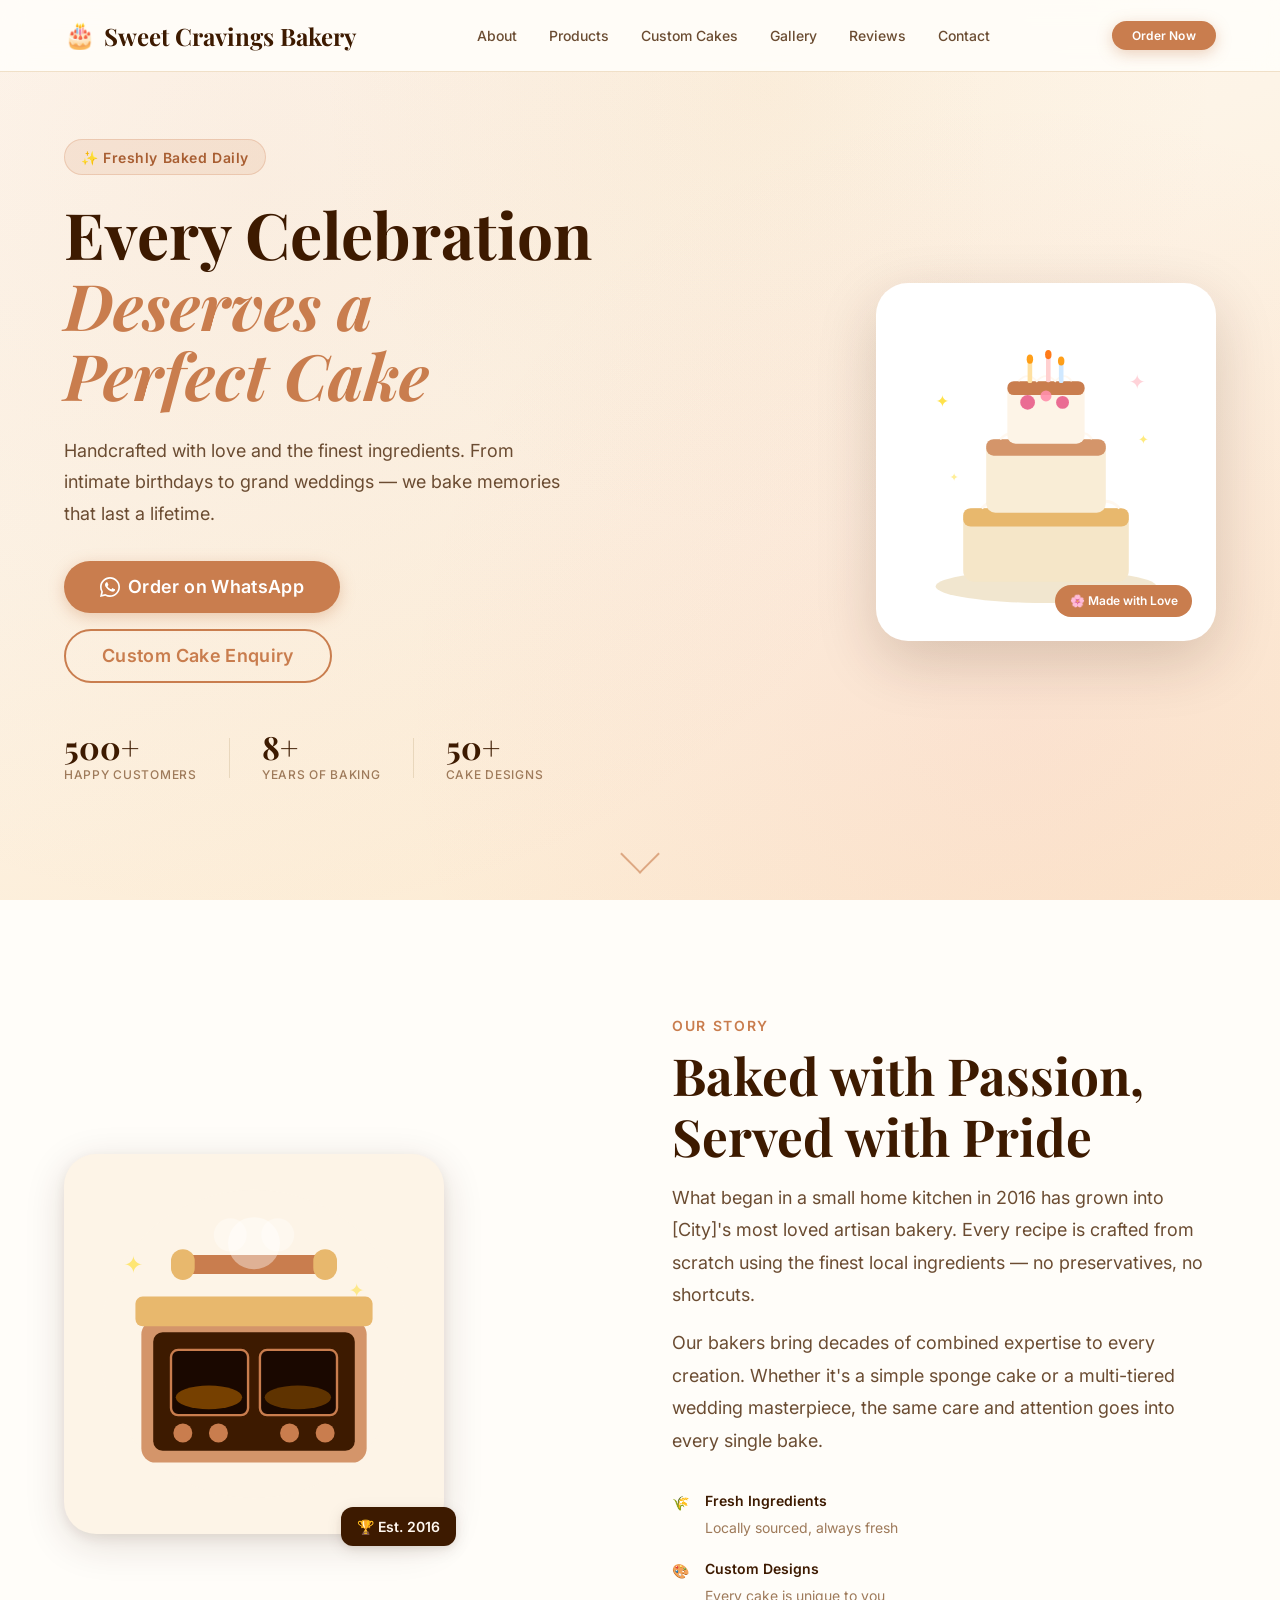
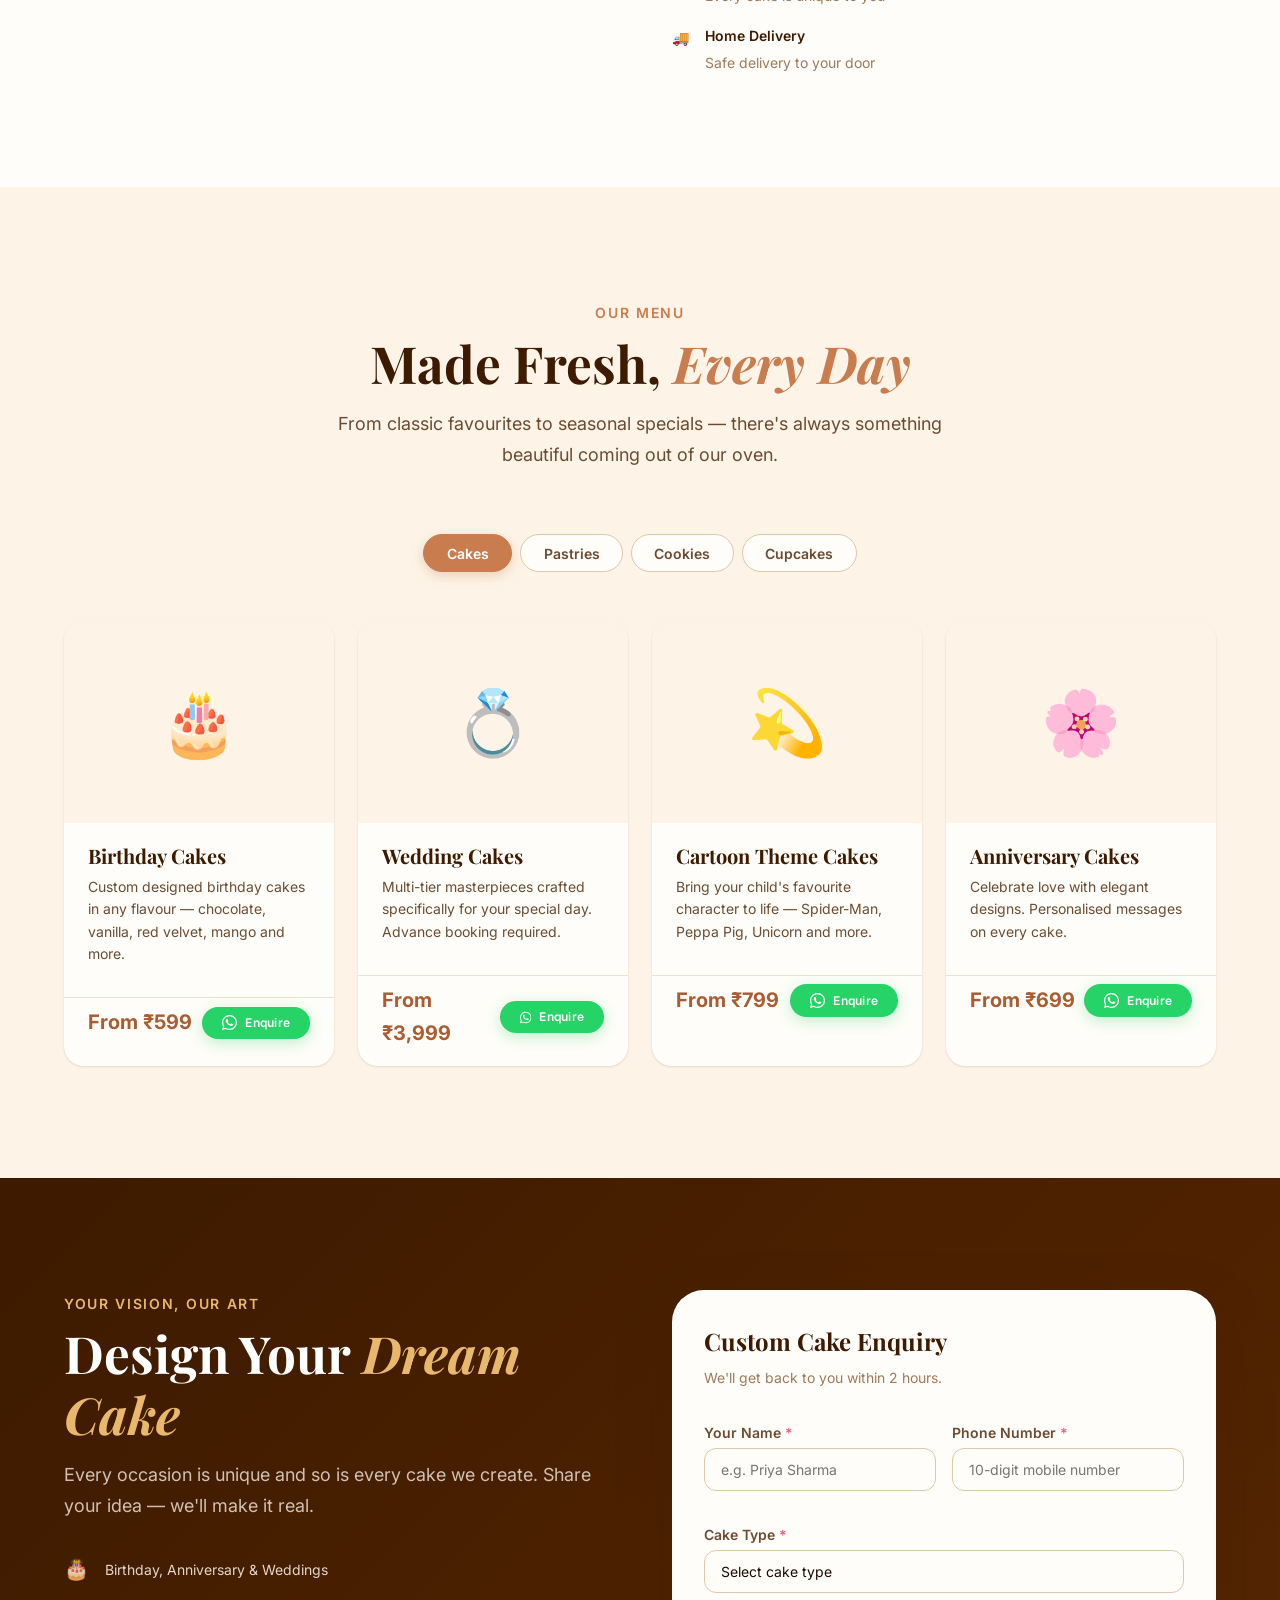
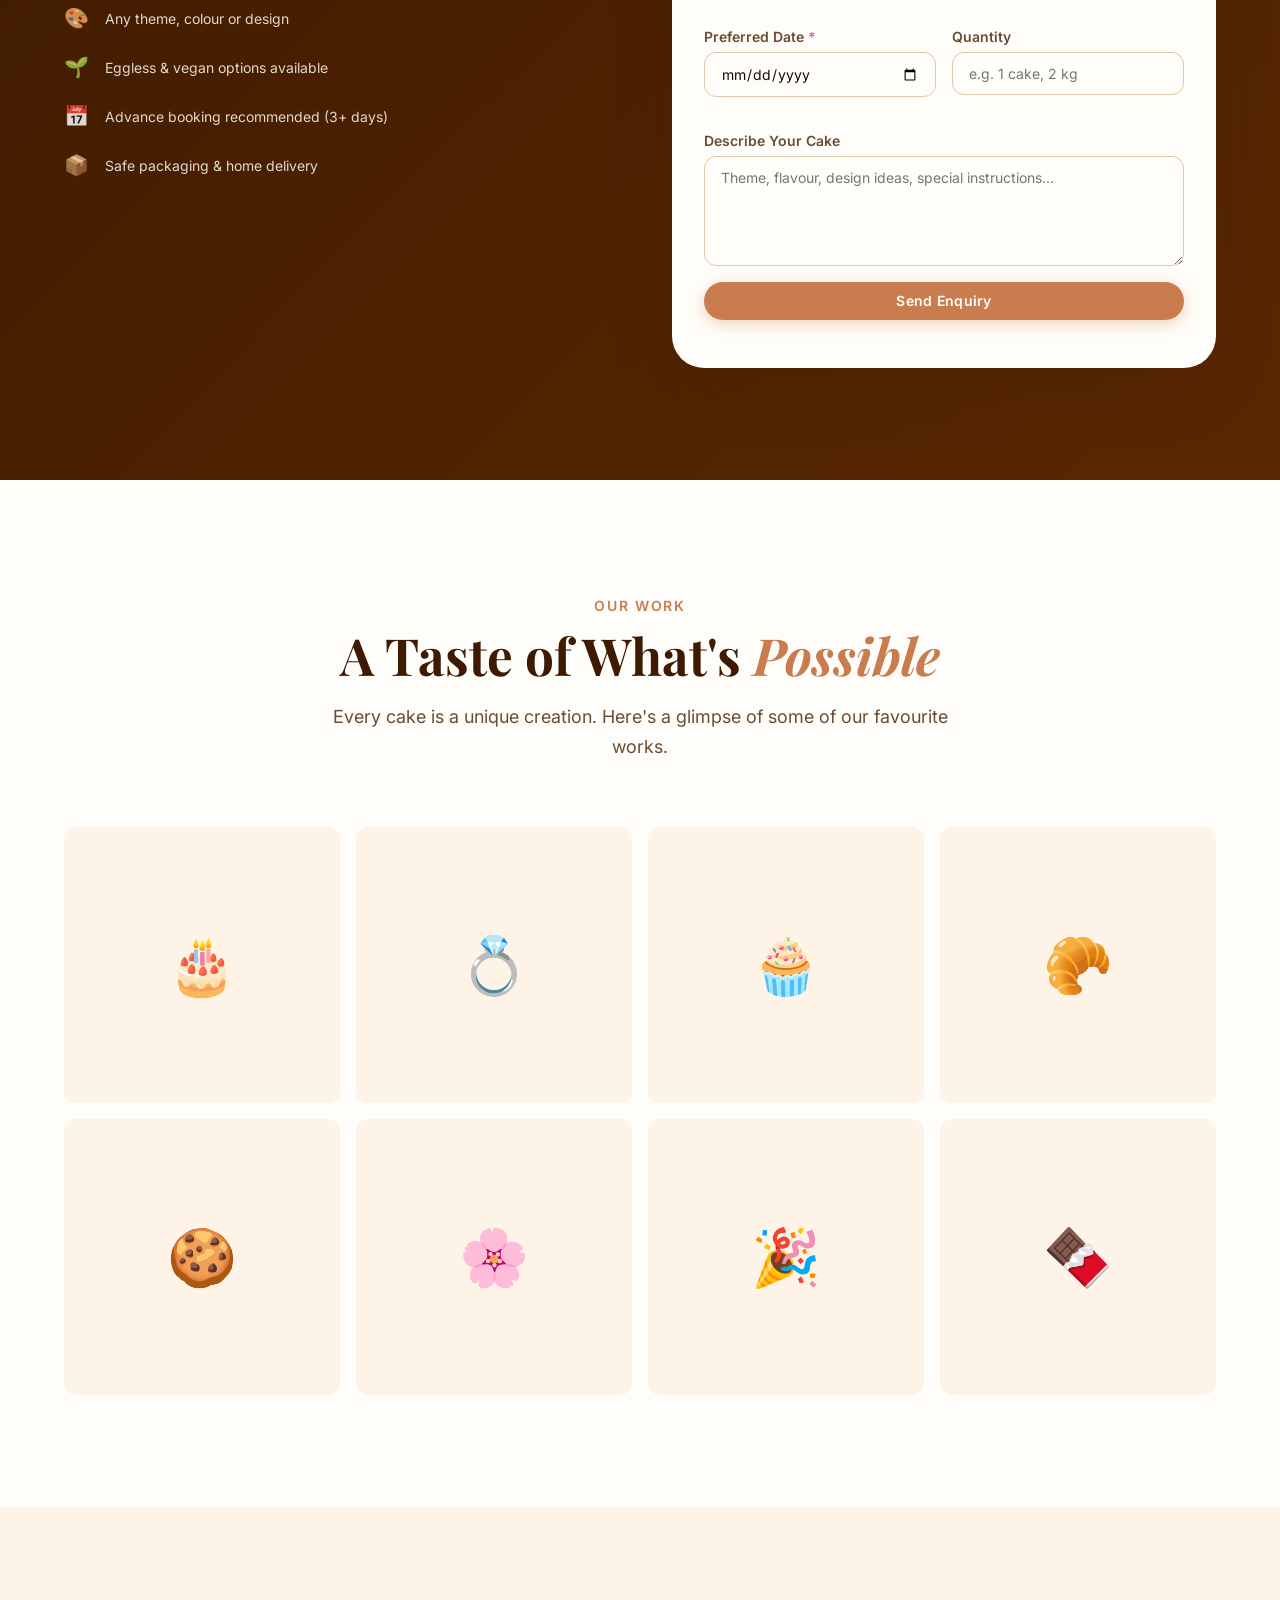
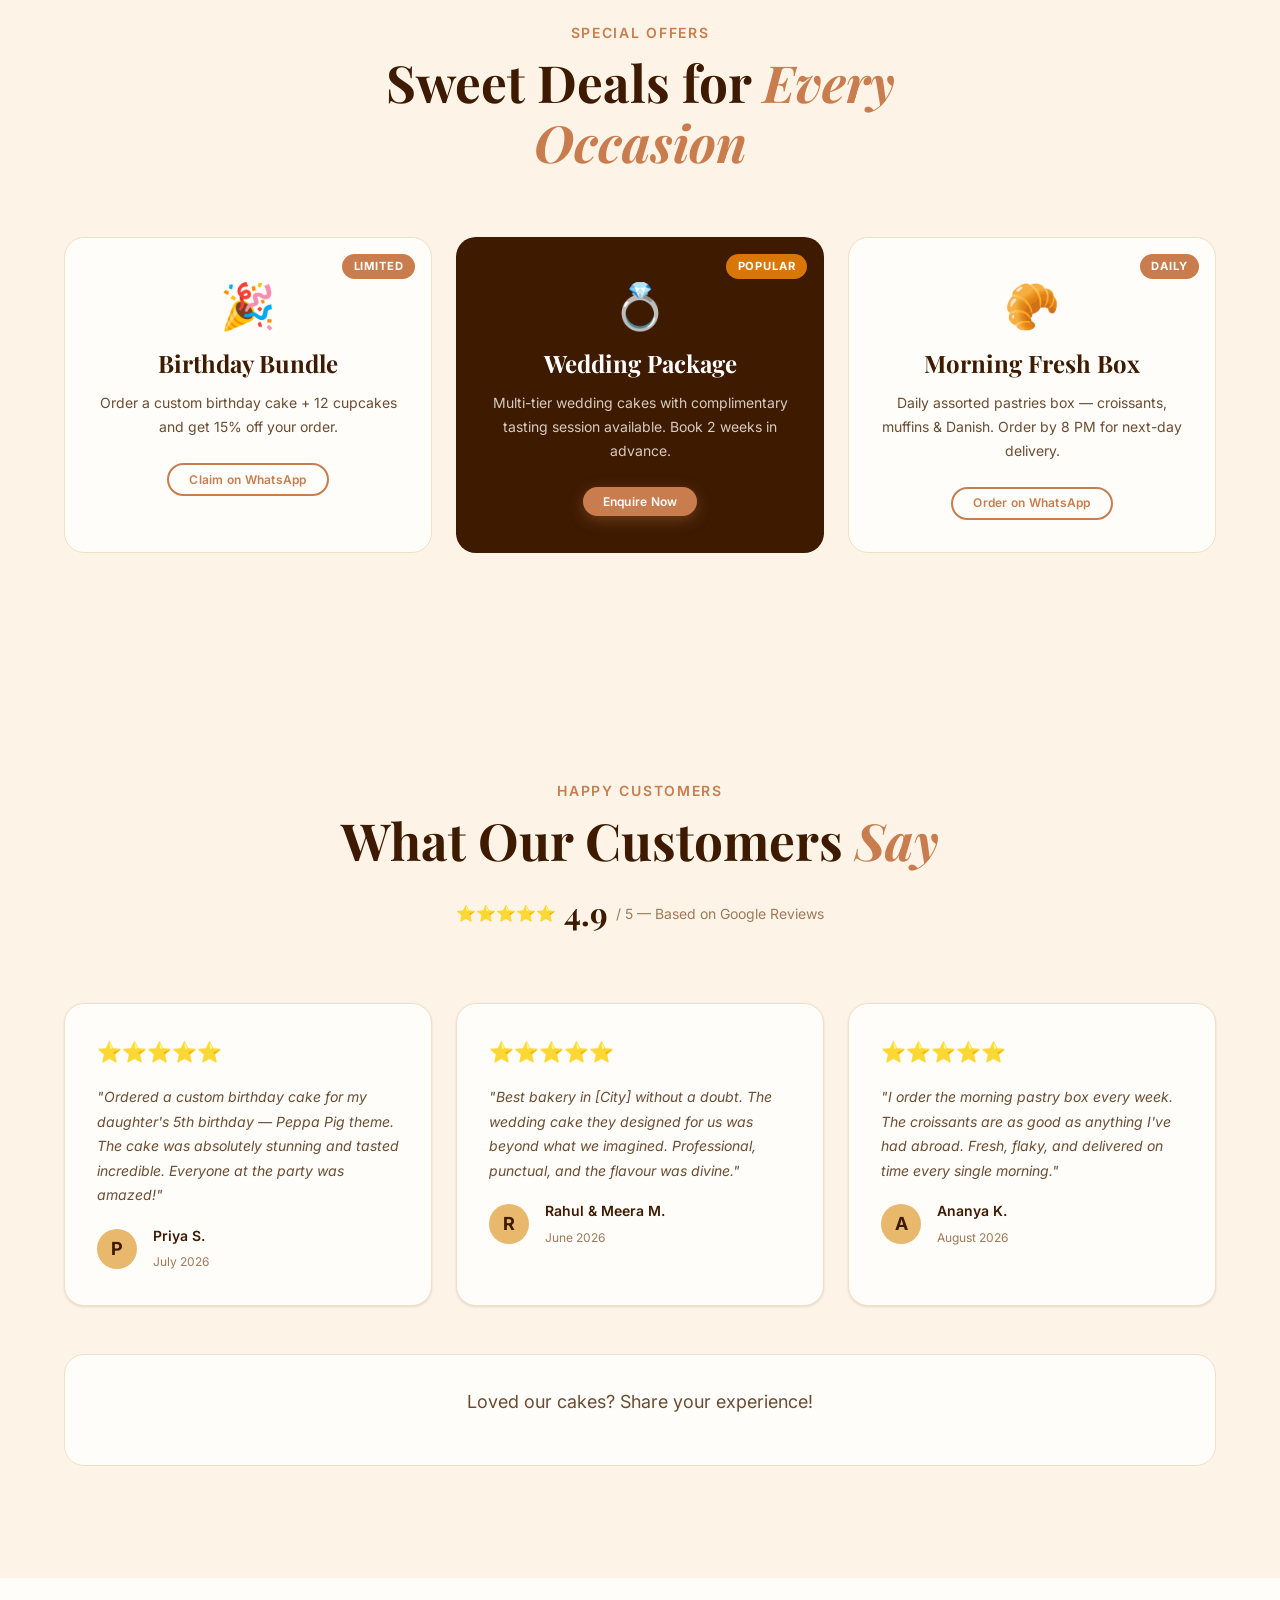
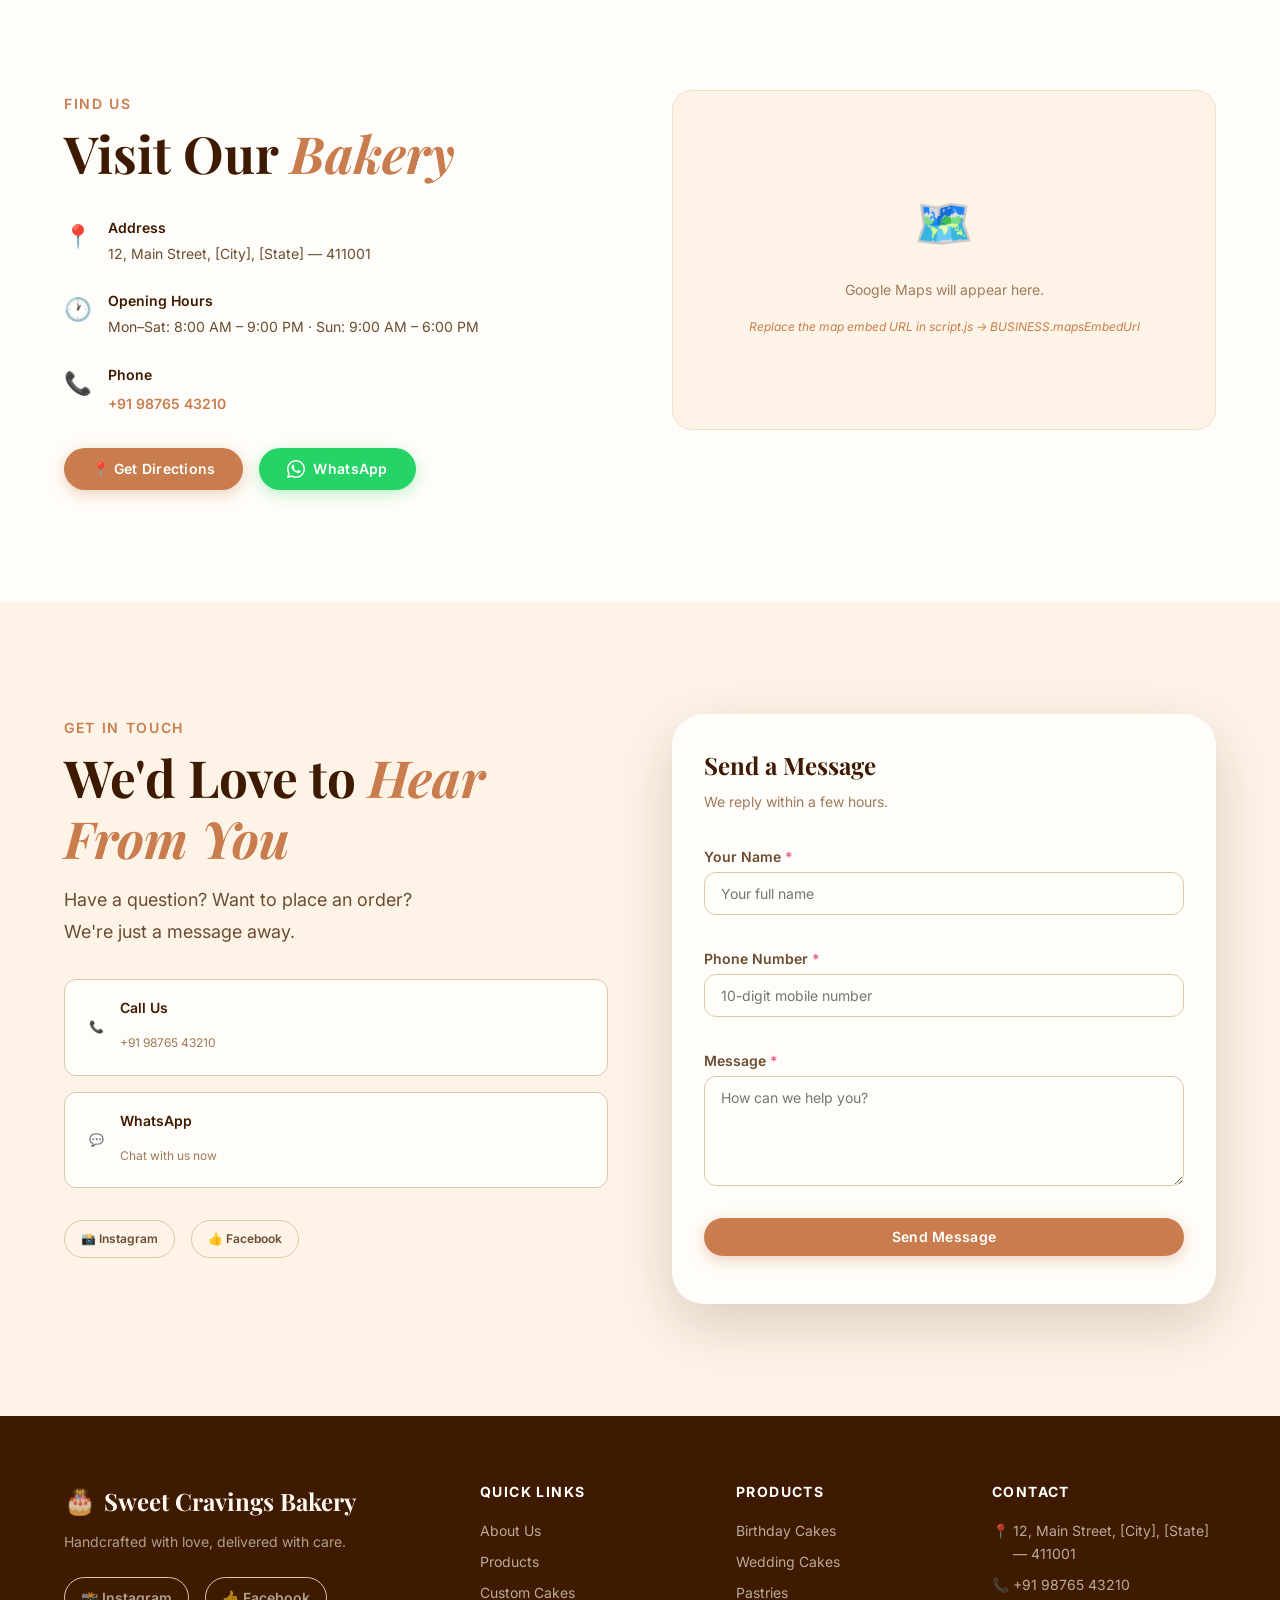
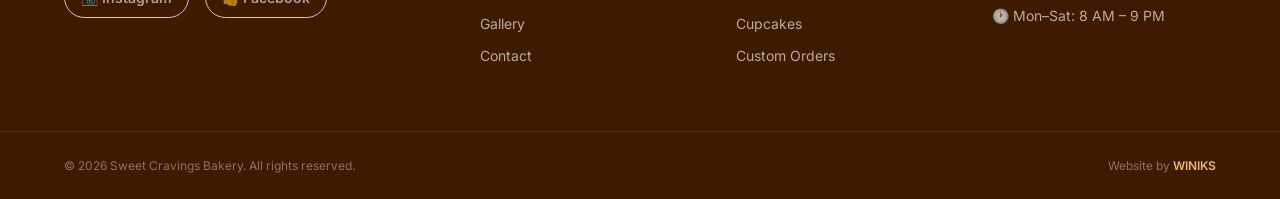
<file: Bakery/index.html>
<!DOCTYPE html>
<html lang="en">
<head>
  <meta charset="UTF-8" />
  <meta name="viewport" content="width=device-width, initial-scale=1.0" />
  <meta name="theme-color" content="#1a0a00" />

  <!-- ===================== SEO META ===================== -->
  <title>Sweet Cravings Bakery — Handcrafted Cakes & Pastries in [City]</title>
  <meta name="description" content="Order fresh handcrafted cakes, custom birthday cakes, wedding cakes, pastries and more. Same-day delivery available. Located in [City]." />
  <meta name="keywords" content="bakery, custom cakes, birthday cakes, wedding cakes, pastries, [City] bakery" />
  <link rel="canonical" href="https://your-domain.com/" />

  <!-- Open Graph -->
  <meta property="og:title" content="Sweet Cravings Bakery — Handcrafted Cakes & Pastries" />
  <meta property="og:description" content="Order fresh handcrafted cakes, custom birthday cakes, and pastries. Located in [City]." />
  <meta property="og:type" content="website" />
  <meta property="og:url" content="https://your-domain.com/" />
  <meta property="og:image" content="https://your-domain.com/assets/images/og-image.jpg" />

  <!-- Fonts -->
  <link rel="preconnect" href="https://fonts.googleapis.com" />
  <link rel="preconnect" href="https://fonts.gstatic.com" crossorigin />
  <link href="https://fonts.googleapis.com/css2?family=Playfair+Display:ital,wght@0,400;0,600;0,700;1,400&family=Inter:wght@300;400;500;600&display=swap" rel="stylesheet" />

  <link rel="stylesheet" href="style.css" />

  <!-- LocalBusiness Schema -->
  <script type="application/ld+json">
  {
    "@context": "https://schema.org",
    "@type": "Bakery",
    "name": "Sweet Cravings Bakery",
    "image": "https://your-domain.com/assets/images/og-image.jpg",
    "description": "Handcrafted cakes, custom birthday cakes, wedding cakes and pastries in [City].",
    "address": {
      "@type": "PostalAddress",
      "streetAddress": "[Street Address]",
      "addressLocality": "[City]",
      "addressRegion": "[State]",
      "postalCode": "[PIN]",
      "addressCountry": "IN"
    },
    "telephone": "[PHONE]",
    "url": "https://your-domain.com",
    "openingHours": "Mo-Sa 08:00-21:00",
    "priceRange": "₹₹",
    "servesCuisine": "Bakery"
  }
  </script>
</head>
<body>

  <!-- ===================== HEADER ===================== -->
  <header class="site-header" id="site-header">
    <div class="container header-inner">
      <a href="#" class="logo" aria-label="Sweet Cravings Bakery Home">
        <span class="logo-icon" aria-hidden="true">🎂</span>
        <span class="logo-text" id="header-business-name">Sweet Cravings</span>
      </a>

      <nav class="main-nav" id="main-nav" role="navigation" aria-label="Main navigation">
        <ul class="nav-list">
          <li><a href="#about" class="nav-link">About</a></li>
          <li><a href="#products" class="nav-link">Products</a></li>
          <li><a href="#custom-cake" class="nav-link">Custom Cakes</a></li>
          <li><a href="#gallery" class="nav-link">Gallery</a></li>
          <li><a href="#reviews" class="nav-link">Reviews</a></li>
          <li><a href="#contact" class="nav-link">Contact</a></li>
        </ul>
      </nav>

      <a href="#contact" class="btn btn-primary btn-sm header-cta">Order Now</a>

      <button class="nav-toggle" id="nav-toggle" aria-label="Toggle navigation" aria-expanded="false">
        <span class="hamburger-line"></span>
        <span class="hamburger-line"></span>
        <span class="hamburger-line"></span>
      </button>
    </div>
  </header>

  <!-- ===================== HERO ===================== -->
  <section class="hero" id="hero" aria-label="Hero">
    <div class="hero-bg" aria-hidden="true">
      <div class="hero-bg-pattern"></div>
    </div>
    <div class="container hero-inner">
      <div class="hero-content reveal">
        <span class="hero-badge">✨ Freshly Baked Daily</span>
        <h1 class="hero-title">Every Celebration<br /><em>Deserves a Perfect Cake</em></h1>
        <p class="hero-subtitle">Handcrafted with love and the finest ingredients. From intimate birthdays to grand weddings — we bake memories that last a lifetime.</p>
        <div class="hero-actions">
          <a href="#" class="btn btn-primary btn-lg" id="hero-whatsapp-btn" aria-label="Order on WhatsApp">
            <svg width="20" height="20" viewBox="0 0 24 24" fill="currentColor" aria-hidden="true"><path d="M17.472 14.382c-.297-.149-1.758-.867-2.03-.967-.273-.099-.471-.148-.67.15-.197.297-.767.966-.94 1.164-.173.199-.347.223-.644.075-.297-.15-1.255-.463-2.39-1.475-.883-.788-1.48-1.761-1.653-2.059-.173-.297-.018-.458.13-.606.134-.133.298-.347.446-.52.149-.174.198-.298.298-.497.099-.198.05-.371-.025-.52-.075-.149-.669-1.612-.916-2.207-.242-.579-.487-.5-.669-.51-.173-.008-.371-.01-.57-.01-.198 0-.52.074-.792.372-.272.297-1.04 1.016-1.04 2.479 0 1.462 1.065 2.875 1.213 3.074.149.198 2.096 3.2 5.077 4.487.709.306 1.262.489 1.694.625.712.227 1.36.195 1.871.118.571-.085 1.758-.719 2.006-1.413.248-.694.248-1.289.173-1.413-.074-.124-.272-.198-.57-.347z"/><path d="M12 0C5.373 0 0 5.373 0 12c0 2.115.549 4.099 1.504 5.829L0 24l6.335-1.482A11.953 11.953 0 0012 24c6.627 0 12-5.373 12-12S18.627 0 12 0zm0 22c-1.885 0-3.651-.493-5.187-1.355l-.373-.213-3.762.88.923-3.65-.232-.386A10 10 0 012 12C2 6.477 6.477 2 12 2s10 4.477 10 10-4.477 10-10 10z"/></svg>
            Order on WhatsApp
          </a>
          <a href="#custom-cake" class="btn btn-outline btn-lg">Custom Cake Enquiry</a>
        </div>
        <div class="hero-stats">
          <div class="stat">
            <strong>500+</strong>
            <span>Happy Customers</span>
          </div>
          <div class="stat-divider" aria-hidden="true"></div>
          <div class="stat">
            <strong>8+</strong>
            <span>Years of Baking</span>
          </div>
          <div class="stat-divider" aria-hidden="true"></div>
          <div class="stat">
            <strong>50+</strong>
            <span>Cake Designs</span>
          </div>
        </div>
      </div>
      <div class="hero-visual reveal reveal-delay-1" aria-hidden="true">
        <div class="hero-cake-card">
          <div class="cake-illustration">
            <svg viewBox="0 0 300 320" fill="none" xmlns="http://www.w3.org/2000/svg" aria-label="Decorative cake illustration">
              <!-- Plate -->
              <ellipse cx="150" cy="295" rx="120" ry="18" fill="#e8d5b0" opacity="0.6"/>
              <!-- Cake base tier -->
              <rect x="60" y="210" width="180" height="80" rx="12" fill="#f5e6c8"/>
              <rect x="60" y="210" width="180" height="20" rx="8" fill="#e8b86d"/>
              <!-- Frosting drips on base -->
              <path d="M80 210 Q95 195 110 210 Q125 195 140 210 Q155 195 170 210 Q185 195 200 210 Q215 195 230 210" stroke="#fff8f0" stroke-width="3" fill="none"/>
              <!-- Middle tier -->
              <rect x="85" y="135" width="130" height="80" rx="10" fill="#f9edd6"/>
              <rect x="85" y="135" width="130" height="18" rx="8" fill="#d4956a"/>
              <!-- Frosting drips on middle -->
              <path d="M100 135 Q113 122 126 135 Q139 122 152 135 Q165 122 178 135 Q191 122 200 135" stroke="#fff8f0" stroke-width="2.5" fill="none"/>
              <!-- Top tier -->
              <rect x="108" y="72" width="84" height="68" rx="9" fill="#fdf4e7"/>
              <rect x="108" y="72" width="84" height="15" rx="7" fill="#c97d4e"/>
              <!-- Frosting drips on top -->
              <path d="M120 72 Q130 61 140 72 Q150 61 160 72 Q170 61 178 72" stroke="#fff8f0" stroke-width="2" fill="none"/>
              <!-- Flowers/decorations on top tier -->
              <circle cx="130" cy="95" r="8" fill="#e85d8a" opacity="0.9"/>
              <circle cx="150" cy="88" r="6" fill="#ff8fab" opacity="0.9"/>
              <circle cx="168" cy="95" r="7" fill="#e85d8a" opacity="0.9"/>
              <!-- Candles -->
              <rect x="130" y="50" width="5" height="24" rx="2" fill="#ffe0a0"/>
              <rect x="150" y="45" width="5" height="28" rx="2" fill="#ffd0d0"/>
              <rect x="164" y="52" width="5" height="22" rx="2" fill="#d0e8ff"/>
              <!-- Flames -->
              <ellipse cx="132.5" cy="48" rx="3.5" ry="5" fill="#FF9500" opacity="0.9"/>
              <ellipse cx="152.5" cy="43" rx="3.5" ry="5" fill="#FF6B00" opacity="0.9"/>
              <ellipse cx="166.5" cy="50" rx="3.5" ry="5" fill="#FF9500" opacity="0.9"/>
              <!-- Stars/sparkles -->
              <text x="30" y="100" font-size="18" fill="#FFD700" opacity="0.7">✦</text>
              <text x="250" y="140" font-size="14" fill="#FFD700" opacity="0.5">✦</text>
              <text x="240" y="80" font-size="22" fill="#FFB6C1" opacity="0.6">✦</text>
              <text x="45" y="180" font-size="12" fill="#FFD700" opacity="0.4">✦</text>
            </svg>
          </div>
          <div class="cake-card-badge">🌸 Made with Love</div>
        </div>
      </div>
    </div>
    <a href="#about" class="hero-scroll-cue" aria-label="Scroll down">
      <span class="scroll-arrow"></span>
    </a>
  </section>

  <!-- ===================== ABOUT ===================== -->
  <section class="section about-section" id="about" aria-label="About us">
    <div class="container">
      <div class="about-grid">
        <div class="about-visual reveal">
          <div class="about-img-frame">
            <div class="about-illustration" aria-hidden="true">
              <svg viewBox="0 0 280 280" fill="none" xmlns="http://www.w3.org/2000/svg">
                <circle cx="140" cy="140" r="130" fill="#fdf4e7"/>
                <!-- Oven/kitchen illustration -->
                <rect x="45" y="120" width="190" height="120" rx="12" fill="#d4956a"/>
                <rect x="55" y="130" width="170" height="100" rx="8" fill="#3d1a00"/>
                <!-- Oven windows -->
                <rect x="70" y="145" width="65" height="55" rx="6" fill="#1a0800" stroke="#c97d4e" stroke-width="2"/>
                <rect x="145" y="145" width="65" height="55" rx="6" fill="#1a0800" stroke="#c97d4e" stroke-width="2"/>
                <!-- Bread/cake inside oven (glow) -->
                <ellipse cx="102" cy="185" rx="28" ry="10" fill="#FF9500" opacity="0.4"/>
                <ellipse cx="177" cy="185" rx="28" ry="10" fill="#FF9500" opacity="0.3"/>
                <!-- Oven knobs -->
                <circle cx="80" cy="215" r="8" fill="#c97d4e"/>
                <circle cx="110" cy="215" r="8" fill="#c97d4e"/>
                <circle cx="170" cy="215" r="8" fill="#c97d4e"/>
                <circle cx="200" cy="215" r="8" fill="#c97d4e"/>
                <!-- Oven top -->
                <rect x="40" y="100" width="200" height="25" rx="6" fill="#e8b86d"/>
                <!-- Rolling pin above -->
                <rect x="80" y="65" width="120" height="16" rx="8" fill="#c97d4e"/>
                <rect x="70" y="60" width="20" height="26" rx="10" fill="#e8b86d"/>
                <rect x="190" y="60" width="20" height="26" rx="10" fill="#e8b86d"/>
                <!-- Flour puff -->
                <circle cx="140" cy="55" r="22" fill="white" opacity="0.4"/>
                <circle cx="120" cy="48" r="14" fill="white" opacity="0.3"/>
                <circle cx="160" cy="48" r="14" fill="white" opacity="0.3"/>
                <!-- Stars -->
                <text x="30" y="80" font-size="20" fill="#FFD700" opacity="0.5">✦</text>
                <text x="220" y="100" font-size="16" fill="#FFD700" opacity="0.4">✦</text>
              </svg>
            </div>
            <div class="about-badge-float">
              <span>🏆</span>
              <span>Est. 2016</span>
            </div>
          </div>
        </div>
        <div class="about-content reveal reveal-delay-1">
          <span class="section-eyebrow">Our Story</span>
          <h2 class="section-title">Baked with Passion, <br/> Served with Pride</h2>
          <p class="about-description">What began in a small home kitchen in 2016 has grown into [City]'s most loved artisan bakery. Every recipe is crafted from scratch using the finest local ingredients — no preservatives, no shortcuts.</p>
          <p class="about-description">Our bakers bring decades of combined expertise to every creation. Whether it's a simple sponge cake or a multi-tiered wedding masterpiece, the same care and attention goes into every single bake.</p>
          <ul class="about-values" aria-label="Our values">
            <li>
              <span class="value-icon" aria-hidden="true">🌾</span>
              <div>
                <strong>Fresh Ingredients</strong>
                <span>Locally sourced, always fresh</span>
              </div>
            </li>
            <li>
              <span class="value-icon" aria-hidden="true">🎨</span>
              <div>
                <strong>Custom Designs</strong>
                <span>Every cake is unique to you</span>
              </div>
            </li>
            <li>
              <span class="value-icon" aria-hidden="true">🚚</span>
              <div>
                <strong>Home Delivery</strong>
                <span>Safe delivery to your door</span>
              </div>
            </li>
          </ul>
        </div>
      </div>
    </div>
  </section>

  <!-- ===================== PRODUCTS ===================== -->
  <section class="section products-section" id="products" aria-label="Our products">
    <div class="container">
      <div class="section-header reveal">
        <span class="section-eyebrow">Our Menu</span>
        <h2 class="section-title">Made Fresh, <em>Every Day</em></h2>
        <p class="section-subtitle">From classic favourites to seasonal specials — there's always something beautiful coming out of our oven.</p>
      </div>

      <!-- Category Tabs -->
      <div class="product-tabs reveal" role="tablist" aria-label="Product categories">
        <button class="tab-btn active" role="tab" aria-selected="true" data-tab="cakes" id="tab-cakes">Cakes</button>
        <button class="tab-btn" role="tab" aria-selected="false" data-tab="pastries" id="tab-pastries">Pastries</button>
        <button class="tab-btn" role="tab" aria-selected="false" data-tab="cookies" id="tab-cookies">Cookies</button>
        <button class="tab-btn" role="tab" aria-selected="false" data-tab="cupcakes" id="tab-cupcakes">Cupcakes</button>
      </div>

      <!-- Products Grid -->
      <div class="products-grid" id="products-grid" aria-label="Products" aria-live="polite">
        <!-- Populated by JavaScript -->
      </div>
    </div>
  </section>

  <!-- ===================== CUSTOM CAKE SECTION ===================== -->
  <section class="section custom-cake-section" id="custom-cake" aria-label="Custom cake enquiry">
    <div class="container">
      <div class="custom-cake-grid">
        <div class="custom-cake-info reveal">
          <span class="section-eyebrow">Your Vision, Our Art</span>
          <h2 class="section-title">Design Your <em>Dream Cake</em></h2>
          <p class="section-subtitle">Every occasion is unique and so is every cake we create. Share your idea — we'll make it real.</p>
          <ul class="custom-features" aria-label="Custom cake features">
            <li><span aria-hidden="true">🎂</span> Birthday, Anniversary & Weddings</li>
            <li><span aria-hidden="true">🎨</span> Any theme, colour or design</li>
            <li><span aria-hidden="true">🌱</span> Eggless & vegan options available</li>
            <li><span aria-hidden="true">📅</span> Advance booking recommended (3+ days)</li>
            <li><span aria-hidden="true">📦</span> Safe packaging & home delivery</li>
          </ul>
        </div>

        <div class="form-card reveal reveal-delay-1">
          <div class="form-card-header">
            <h3 class="form-title">Custom Cake Enquiry</h3>
            <p class="form-subtitle">We'll get back to you within 2 hours.</p>
          </div>

          <form id="enquiry-form" novalidate aria-label="Custom cake enquiry form">
            <div class="form-row">
              <div class="form-group">
                <label for="enquiry-name" class="form-label">Your Name <span class="required" aria-label="required">*</span></label>
                <input type="text" id="enquiry-name" name="name" class="form-input" placeholder="e.g. Priya Sharma" required autocomplete="name" />
                <span class="field-error" id="enquiry-name-error" role="alert" aria-live="polite"></span>
              </div>
              <div class="form-group">
                <label for="enquiry-phone" class="form-label">Phone Number <span class="required" aria-label="required">*</span></label>
                <input type="tel" id="enquiry-phone" name="phone" class="form-input" placeholder="10-digit mobile number" required autocomplete="tel" />
                <span class="field-error" id="enquiry-phone-error" role="alert" aria-live="polite"></span>
              </div>
            </div>

            <div class="form-group">
              <label for="enquiry-cake-type" class="form-label">Cake Type <span class="required" aria-label="required">*</span></label>
              <select id="enquiry-cake-type" name="cakeType" class="form-input form-select" required>
                <option value="">Select cake type</option>
                <option value="Birthday Cake">Birthday Cake</option>
                <option value="Wedding Cake">Wedding Cake</option>
                <option value="Anniversary Cake">Anniversary Cake</option>
                <option value="Baby Shower Cake">Baby Shower Cake</option>
                <option value="Custom Theme Cake">Custom Theme Cake</option>
                <option value="Eggless Cake">Eggless Cake</option>
                <option value="Other">Other</option>
              </select>
              <span class="field-error" id="enquiry-cake-type-error" role="alert" aria-live="polite"></span>
            </div>

            <div class="form-row">
              <div class="form-group">
                <label for="enquiry-date" class="form-label">Preferred Date <span class="required" aria-label="required">*</span></label>
                <input type="date" id="enquiry-date" name="preferredDate" class="form-input" required />
                <span class="field-error" id="enquiry-date-error" role="alert" aria-live="polite"></span>
              </div>
              <div class="form-group">
                <label for="enquiry-quantity" class="form-label">Quantity</label>
                <input type="text" id="enquiry-quantity" name="quantity" class="form-input" placeholder="e.g. 1 cake, 2 kg" />
              </div>
            </div>

            <div class="form-group">
              <label for="enquiry-message" class="form-label">Describe Your Cake</label>
              <textarea id="enquiry-message" name="message" class="form-input form-textarea" placeholder="Theme, flavour, design ideas, special instructions..."></textarea>
            </div>

            <button type="submit" class="btn btn-primary btn-full" id="enquiry-submit" aria-describedby="form-status-enquiry">
              <span class="btn-text">Send Enquiry</span>
              <span class="btn-loading" aria-hidden="true" style="display:none;">Sending…</span>
            </button>
          </form>

          <!-- Form States -->
          <div id="form-status-enquiry" aria-live="polite" aria-atomic="true">
            <div class="form-success" id="enquiry-success" style="display:none;" role="alert">
              <div class="success-icon" aria-hidden="true">✅</div>
              <h4>Enquiry Received!</h4>
              <p>Thank you! We'll contact you within 2 hours to discuss your custom cake.</p>
              <p class="form-ref" id="enquiry-ref"></p>
              <div class="review-prompt">
                <p>Have you visited us before?</p>
                <a href="#" id="enquiry-review-btn" class="btn btn-review" target="_blank" rel="noopener noreferrer" style="display:none;">⭐ Leave a Google Review</a>
              </div>
            </div>
            <div class="form-error-msg" id="enquiry-error" style="display:none;" role="alert">
              <div class="error-icon" aria-hidden="true">⚠️</div>
              <p>Something went wrong. Please try WhatsApp instead.</p>
              <a href="#" class="btn btn-whatsapp" id="enquiry-whatsapp-fallback">
                <svg width="18" height="18" viewBox="0 0 24 24" fill="currentColor" aria-hidden="true"><path d="M17.472 14.382c-.297-.149-1.758-.867-2.03-.967-.273-.099-.471-.148-.67.15-.197.297-.767.966-.94 1.164-.173.199-.347.223-.644.075-.297-.15-1.255-.463-2.39-1.475-.883-.788-1.48-1.761-1.653-2.059-.173-.297-.018-.458.13-.606.134-.133.298-.347.446-.52.149-.174.198-.298.298-.497.099-.198.05-.371-.025-.52-.075-.149-.669-1.612-.916-2.207-.242-.579-.487-.5-.669-.51-.173-.008-.371-.01-.57-.01-.198 0-.52.074-.792.372-.272.297-1.04 1.016-1.04 2.479 0 1.462 1.065 2.875 1.213 3.074.149.198 2.096 3.2 5.077 4.487.709.306 1.262.489 1.694.625.712.227 1.36.195 1.871.118.571-.085 1.758-.719 2.006-1.413.248-.694.248-1.289.173-1.413-.074-.124-.272-.198-.57-.347z"/><path d="M12 0C5.373 0 0 5.373 0 12c0 2.115.549 4.099 1.504 5.829L0 24l6.335-1.482A11.953 11.953 0 0012 24c6.627 0 12-5.373 12-12S18.627 0 12 0zm0 22c-1.885 0-3.651-.493-5.187-1.355l-.373-.213-3.762.88.923-3.65-.232-.386A10 10 0 012 12C2 6.477 6.477 2 12 2s10 4.477 10 10-4.477 10-10 10z"/></svg>
                Chat on WhatsApp
              </a>
            </div>
          </div>
        </div>
      </div>
    </div>
  </section>

  <!-- ===================== GALLERY ===================== -->
  <section class="section gallery-section" id="gallery" aria-label="Our gallery">
    <div class="container">
      <div class="section-header reveal">
        <span class="section-eyebrow">Our Work</span>
        <h2 class="section-title">A Taste of What's <em>Possible</em></h2>
        <p class="section-subtitle">Every cake is a unique creation. Here's a glimpse of some of our favourite works.</p>
      </div>
      <div class="gallery-grid reveal" id="gallery-grid" aria-label="Gallery of baked goods">
        <!-- Gallery items populated by JS -->
      </div>
    </div>
  </section>

  <!-- ===================== OFFERS ===================== -->
  <section class="section offers-section" id="offers" aria-label="Special offers">
    <div class="container">
      <div class="section-header reveal">
        <span class="section-eyebrow">Special Offers</span>
        <h2 class="section-title">Sweet Deals for <em>Every Occasion</em></h2>
      </div>
      <div class="offers-grid reveal">
        <div class="offer-card">
          <div class="offer-badge">Limited</div>
          <span class="offer-icon" aria-hidden="true">🎉</span>
          <h3>Birthday Bundle</h3>
          <p>Order a custom birthday cake + 12 cupcakes and get 15% off your order.</p>
          <a href="#" class="btn btn-outline btn-sm offer-whatsapp-btn">Claim on WhatsApp</a>
        </div>
        <div class="offer-card offer-featured">
          <div class="offer-badge offer-badge-gold">Popular</div>
          <span class="offer-icon" aria-hidden="true">💍</span>
          <h3>Wedding Package</h3>
          <p>Multi-tier wedding cakes with complimentary tasting session available. Book 2 weeks in advance.</p>
          <a href="#custom-cake" class="btn btn-primary btn-sm">Enquire Now</a>
        </div>
        <div class="offer-card">
          <div class="offer-badge">Daily</div>
          <span class="offer-icon" aria-hidden="true">🥐</span>
          <h3>Morning Fresh Box</h3>
          <p>Daily assorted pastries box — croissants, muffins & Danish. Order by 8 PM for next-day delivery.</p>
          <a href="#" class="btn btn-outline btn-sm offer-whatsapp-btn">Order on WhatsApp</a>
        </div>
      </div>
    </div>
  </section>

  <!-- ===================== REVIEWS ===================== -->
  <section class="section reviews-section" id="reviews" aria-label="Customer reviews">
    <div class="container">
      <div class="section-header reveal">
        <span class="section-eyebrow">Happy Customers</span>
        <h2 class="section-title">What Our Customers <em>Say</em></h2>
        <div class="overall-rating" aria-label="Overall rating: 4.9 out of 5">
          <span class="stars" aria-hidden="true">⭐⭐⭐⭐⭐</span>
          <strong>4.9</strong>
          <span class="rating-count">/ 5 — Based on Google Reviews</span>
        </div>
      </div>
      <div class="reviews-grid reveal" id="reviews-grid" aria-label="Customer testimonials">
        <!-- Populated by JS -->
      </div>
      <!-- Google Review CTA -->
      <div class="review-cta-block reveal">
        <p>Loved our cakes? Share your experience!</p>
        <a href="#" id="google-review-btn" class="btn btn-review btn-lg" target="_blank" rel="noopener noreferrer" style="display:none;" aria-label="Leave a Google Review">
          ⭐ Leave a Google Review
        </a>
      </div>
    </div>
  </section>

  <!-- ===================== LOCATION ===================== -->
  <section class="section location-section" id="location" aria-label="Location and hours">
    <div class="container">
      <div class="location-grid">
        <div class="location-info reveal">
          <span class="section-eyebrow">Find Us</span>
          <h2 class="section-title">Visit Our <em>Bakery</em></h2>
          <div class="info-list">
            <div class="info-item">
              <span class="info-icon" aria-hidden="true">📍</span>
              <div>
                <strong>Address</strong>
                <p id="loc-address">[Street Address, City, State — PIN]</p>
              </div>
            </div>
            <div class="info-item">
              <span class="info-icon" aria-hidden="true">🕐</span>
              <div>
                <strong>Opening Hours</strong>
                <p id="loc-hours">Mon–Sat: 8:00 AM – 9:00 PM<br/>Sunday: 9:00 AM – 6:00 PM</p>
              </div>
            </div>
            <div class="info-item">
              <span class="info-icon" aria-hidden="true">📞</span>
              <div>
                <strong>Phone</strong>
                <a href="tel:[PHONE]" class="info-link" id="loc-phone">[PHONE]</a>
              </div>
            </div>
          </div>
          <div class="location-actions">
            <a href="#" class="btn btn-primary" id="directions-btn" target="_blank" rel="noopener noreferrer">📍 Get Directions</a>
            <a href="#" class="btn btn-whatsapp" id="loc-whatsapp-btn">
              <svg width="18" height="18" viewBox="0 0 24 24" fill="currentColor" aria-hidden="true"><path d="M17.472 14.382c-.297-.149-1.758-.867-2.03-.967-.273-.099-.471-.148-.67.15-.197.297-.767.966-.94 1.164-.173.199-.347.223-.644.075-.297-.15-1.255-.463-2.39-1.475-.883-.788-1.48-1.761-1.653-2.059-.173-.297-.018-.458.13-.606.134-.133.298-.347.446-.52.149-.174.198-.298.298-.497.099-.198.05-.371-.025-.52-.075-.149-.669-1.612-.916-2.207-.242-.579-.487-.5-.669-.51-.173-.008-.371-.01-.57-.01-.198 0-.52.074-.792.372-.272.297-1.04 1.016-1.04 2.479 0 1.462 1.065 2.875 1.213 3.074.149.198 2.096 3.2 5.077 4.487.709.306 1.262.489 1.694.625.712.227 1.36.195 1.871.118.571-.085 1.758-.719 2.006-1.413.248-.694.248-1.289.173-1.413-.074-.124-.272-.198-.57-.347z"/><path d="M12 0C5.373 0 0 5.373 0 12c0 2.115.549 4.099 1.504 5.829L0 24l6.335-1.482A11.953 11.953 0 0012 24c6.627 0 12-5.373 12-12S18.627 0 12 0zm0 22c-1.885 0-3.651-.493-5.187-1.355l-.373-.213-3.762.88.923-3.65-.232-.386A10 10 0 012 12C2 6.477 6.477 2 12 2s10 4.477 10 10-4.477 10-10 10z"/></svg>
              WhatsApp
            </a>
          </div>
        </div>
        <div class="map-container reveal reveal-delay-1">
          <!-- Replace src with actual Google Maps embed URL for the client -->
          <div class="map-placeholder" id="map-embed-container">
            <div class="map-placeholder-inner" aria-label="Map placeholder">
              <span aria-hidden="true">🗺️</span>
              <p>Google Maps will appear here.</p>
              <p class="map-hint">Replace the map embed URL in script.js → BUSINESS.mapsEmbedUrl</p>
            </div>
          </div>
        </div>
      </div>
    </div>
  </section>

  <!-- ===================== CONTACT ===================== -->
  <section class="section contact-section" id="contact" aria-label="Contact us">
    <div class="container">
      <div class="contact-grid">
        <div class="contact-info reveal">
          <span class="section-eyebrow">Get in Touch</span>
          <h2 class="section-title">We'd Love to <em>Hear From You</em></h2>
          <p>Have a question? Want to place an order? We're just a message away.</p>
          <div class="contact-ctas">
            <a href="#" class="contact-cta-btn" id="contact-call-btn">
              <span aria-hidden="true">📞</span>
              <div>
                <strong>Call Us</strong>
                <span id="contact-phone-label">[PHONE]</span>
              </div>
            </a>
            <a href="#" class="contact-cta-btn contact-cta-whatsapp" id="contact-whatsapp-btn">
              <span aria-hidden="true">💬</span>
              <div>
                <strong>WhatsApp</strong>
                <span>Chat with us now</span>
              </div>
            </a>
          </div>
          <div class="social-links" id="social-links" aria-label="Social media links">
            <!-- Populated by JS -->
          </div>
        </div>

        <div class="form-card reveal reveal-delay-1">
          <div class="form-card-header">
            <h3 class="form-title">Send a Message</h3>
            <p class="form-subtitle">We reply within a few hours.</p>
          </div>

          <form id="contact-form" novalidate aria-label="Contact form">
            <div class="form-group">
              <label for="contact-name" class="form-label">Your Name <span class="required" aria-label="required">*</span></label>
              <input type="text" id="contact-name" name="name" class="form-input" placeholder="Your full name" required autocomplete="name" />
              <span class="field-error" id="contact-name-error" role="alert" aria-live="polite"></span>
            </div>
            <div class="form-group">
              <label for="contact-phone" class="form-label">Phone Number <span class="required" aria-label="required">*</span></label>
              <input type="tel" id="contact-phone" name="phone" class="form-input" placeholder="10-digit mobile number" required autocomplete="tel" />
              <span class="field-error" id="contact-phone-error" role="alert" aria-live="polite"></span>
            </div>
            <div class="form-group">
              <label for="contact-message" class="form-label">Message <span class="required" aria-label="required">*</span></label>
              <textarea id="contact-message" name="message" class="form-input form-textarea" placeholder="How can we help you?" required></textarea>
              <span class="field-error" id="contact-message-error" role="alert" aria-live="polite"></span>
            </div>

            <button type="submit" class="btn btn-primary btn-full" id="contact-submit" aria-describedby="form-status-contact">
              <span class="btn-text">Send Message</span>
              <span class="btn-loading" aria-hidden="true" style="display:none;">Sending…</span>
            </button>
          </form>

          <div id="form-status-contact" aria-live="polite" aria-atomic="true">
            <div class="form-success" id="contact-success" style="display:none;" role="alert">
              <div class="success-icon" aria-hidden="true">✅</div>
              <h4>Message Received!</h4>
              <p>Thank you for reaching out. We'll get back to you very soon.</p>
              <p class="form-ref" id="contact-ref"></p>
            </div>
            <div class="form-error-msg" id="contact-error" style="display:none;" role="alert">
              <div class="error-icon" aria-hidden="true">⚠️</div>
              <p>Something went wrong. Please reach us via WhatsApp.</p>
              <a href="#" class="btn btn-whatsapp" id="contact-whatsapp-fallback">Chat on WhatsApp</a>
            </div>
          </div>
        </div>
      </div>
    </div>
  </section>

  <!-- ===================== FOOTER ===================== -->
  <footer class="site-footer" role="contentinfo">
    <div class="container footer-inner">
      <div class="footer-brand">
        <a href="#" class="logo logo-light" aria-label="Sweet Cravings Bakery">
          <span class="logo-icon" aria-hidden="true">🎂</span>
          <span class="logo-text" id="footer-business-name">Sweet Cravings</span>
        </a>
        <p class="footer-tagline" id="footer-tagline">Handcrafted with love, delivered with care.</p>
        <div class="footer-social" id="footer-social" aria-label="Social media links">
          <!-- Populated by JS -->
        </div>
      </div>
      <div class="footer-links">
        <div class="footer-col">
          <h4>Quick Links</h4>
          <ul>
            <li><a href="#about">About Us</a></li>
            <li><a href="#products">Products</a></li>
            <li><a href="#custom-cake">Custom Cakes</a></li>
            <li><a href="#gallery">Gallery</a></li>
            <li><a href="#contact">Contact</a></li>
          </ul>
        </div>
        <div class="footer-col">
          <h4>Products</h4>
          <ul>
            <li><a href="#products">Birthday Cakes</a></li>
            <li><a href="#products">Wedding Cakes</a></li>
            <li><a href="#products">Pastries</a></li>
            <li><a href="#products">Cupcakes</a></li>
            <li><a href="#custom-cake">Custom Orders</a></li>
          </ul>
        </div>
        <div class="footer-col">
          <h4>Contact</h4>
          <ul>
            <li><span aria-hidden="true">📍</span> <span id="footer-address">[City, State]</span></li>
            <li><span aria-hidden="true">📞</span> <a href="#" id="footer-phone">[PHONE]</a></li>
            <li><span aria-hidden="true">🕐</span> Mon–Sat: 8 AM – 9 PM</li>
          </ul>
        </div>
      </div>
    </div>
    <div class="footer-bottom">
      <div class="container">
        <p id="footer-copyright">© 2026 Sweet Cravings Bakery. All rights reserved.</p>
        <p class="footer-credit">Website by <a href="https://winiks.in" target="_blank" rel="noopener noreferrer">WINIKS</a></p>
      </div>
    </div>
  </footer>

  <!-- ===================== FLOATING CTA (Mobile) ===================== -->
  <div class="floating-cta" id="floating-cta" role="complementary" aria-label="Quick contact buttons">
    <a href="#" class="floating-btn floating-call" id="floating-call-btn" aria-label="Call us">
      <svg width="22" height="22" viewBox="0 0 24 24" fill="none" stroke="currentColor" stroke-width="2" stroke-linecap="round" stroke-linejoin="round" aria-hidden="true"><path d="M22 16.92v3a2 2 0 01-2.18 2 19.79 19.79 0 01-8.63-3.07A19.5 19.5 0 013.07 9.81 19.79 19.79 0 01.01 1.2 2 2 0 012 0h3a2 2 0 012 1.72c.127.96.361 1.903.7 2.81a2 2 0 01-.45 2.11L6.09 7.91A16 16 0 0016.09 17.9l1.27-1.27a2 2 0 012.11-.45c.907.339 1.85.572 2.81.7A2 2 0 0122 16.92z"></path></svg>
      <span>Call</span>
    </a>
    <a href="#" class="floating-btn floating-whatsapp" id="floating-whatsapp-btn" aria-label="WhatsApp us">
      <svg width="22" height="22" viewBox="0 0 24 24" fill="currentColor" aria-hidden="true"><path d="M17.472 14.382c-.297-.149-1.758-.867-2.03-.967-.273-.099-.471-.148-.67.15-.197.297-.767.966-.94 1.164-.173.199-.347.223-.644.075-.297-.15-1.255-.463-2.39-1.475-.883-.788-1.48-1.761-1.653-2.059-.173-.297-.018-.458.13-.606.134-.133.298-.347.446-.52.149-.174.198-.298.298-.497.099-.198.05-.371-.025-.52-.075-.149-.669-1.612-.916-2.207-.242-.579-.487-.5-.669-.51-.173-.008-.371-.01-.57-.01-.198 0-.52.074-.792.372-.272.297-1.04 1.016-1.04 2.479 0 1.462 1.065 2.875 1.213 3.074.149.198 2.096 3.2 5.077 4.487.709.306 1.262.489 1.694.625.712.227 1.36.195 1.871.118.571-.085 1.758-.719 2.006-1.413.248-.694.248-1.289.173-1.413-.074-.124-.272-.198-.57-.347z"/><path d="M12 0C5.373 0 0 5.373 0 12c0 2.115.549 4.099 1.504 5.829L0 24l6.335-1.482A11.953 11.953 0 0012 24c6.627 0 12-5.373 12-12S18.627 0 12 0zm0 22c-1.885 0-3.651-.493-5.187-1.355l-.373-.213-3.762.88.923-3.65-.232-.386A10 10 0 012 12C2 6.477 6.477 2 12 2s10 4.477 10 10-4.477 10-10 10z"/></svg>
      <span>WhatsApp</span>
    </a>
    <a href="#custom-cake" class="floating-btn floating-order" aria-label="Place order">
      <svg width="22" height="22" viewBox="0 0 24 24" fill="none" stroke="currentColor" stroke-width="2" stroke-linecap="round" stroke-linejoin="round" aria-hidden="true"><circle cx="9" cy="21" r="1"/><circle cx="20" cy="21" r="1"/><path d="M1 1h4l2.68 13.39a2 2 0 001.99 1.61h9.66a2 2 0 001.99-1.61L23 6H6"/></svg>
      <span>Order</span>
    </a>
  </div>

  <script src="script.js"></script>
</body>
</html>
</file>
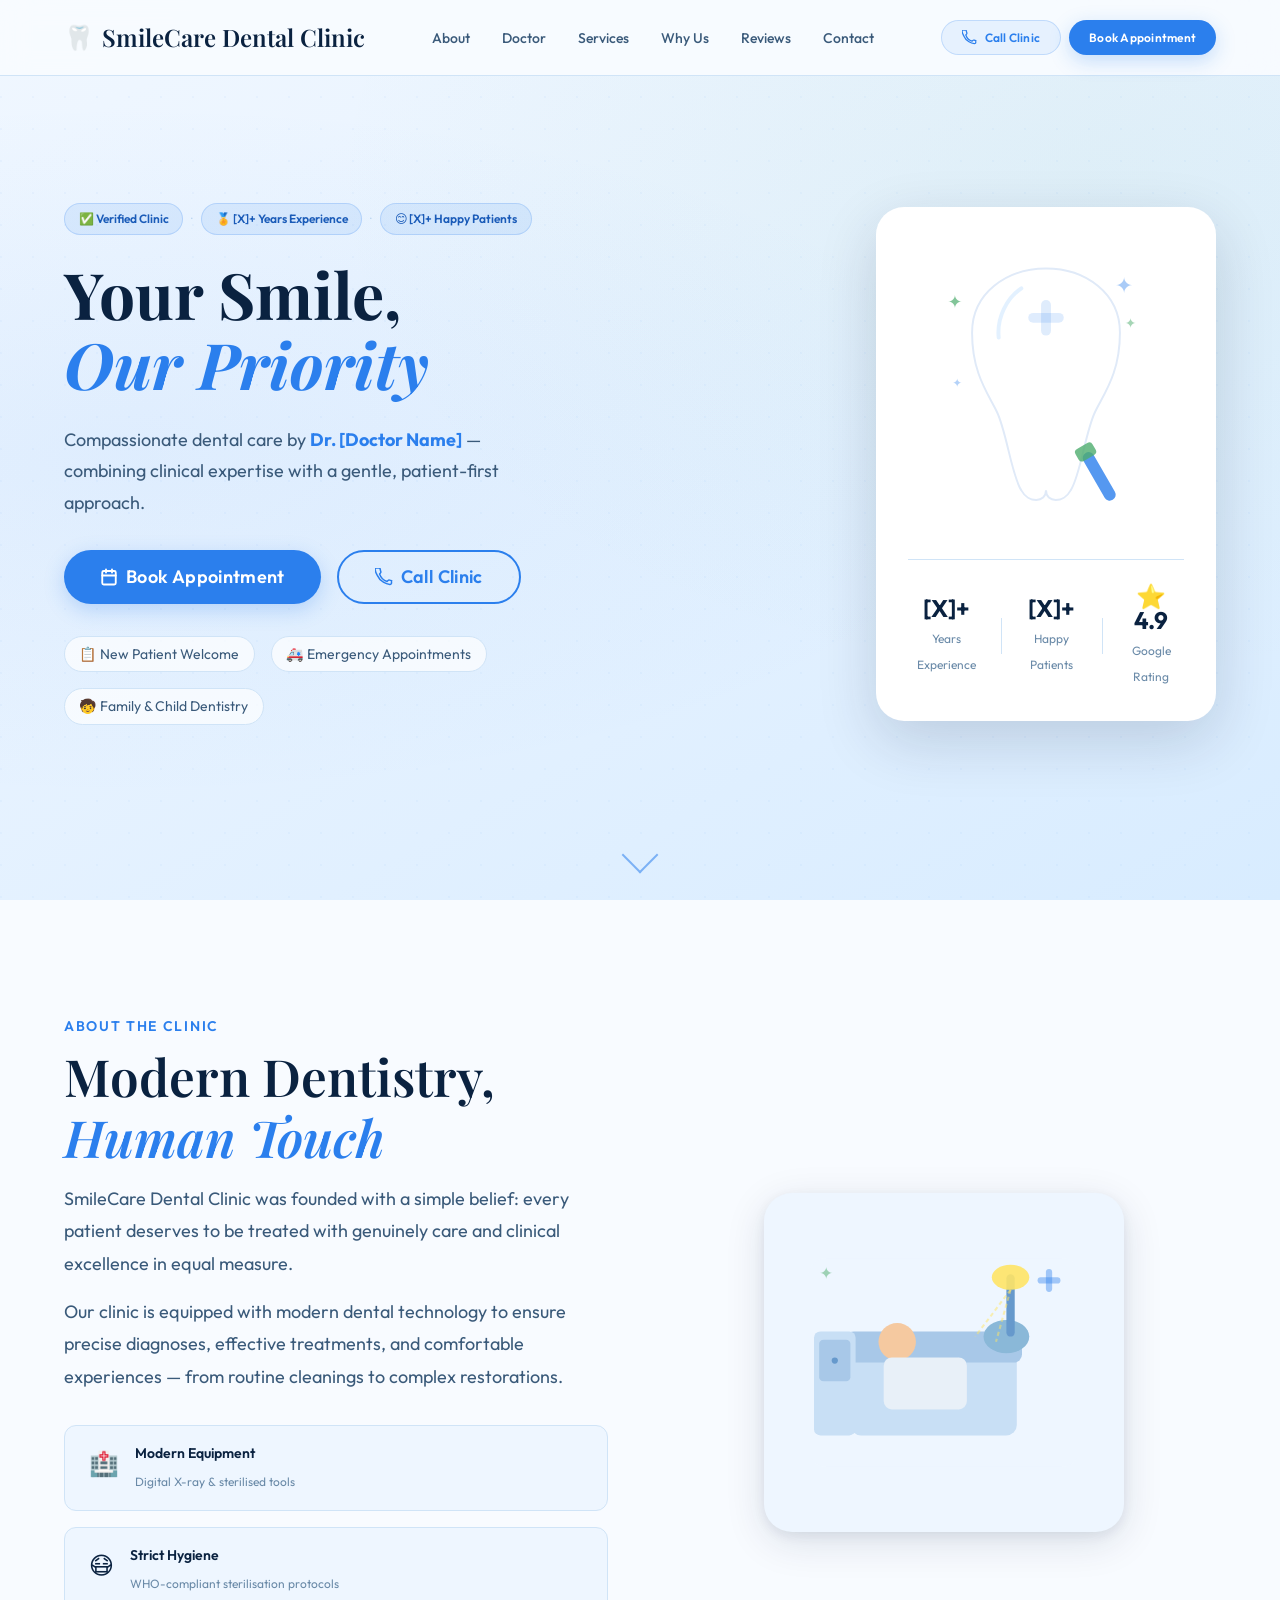
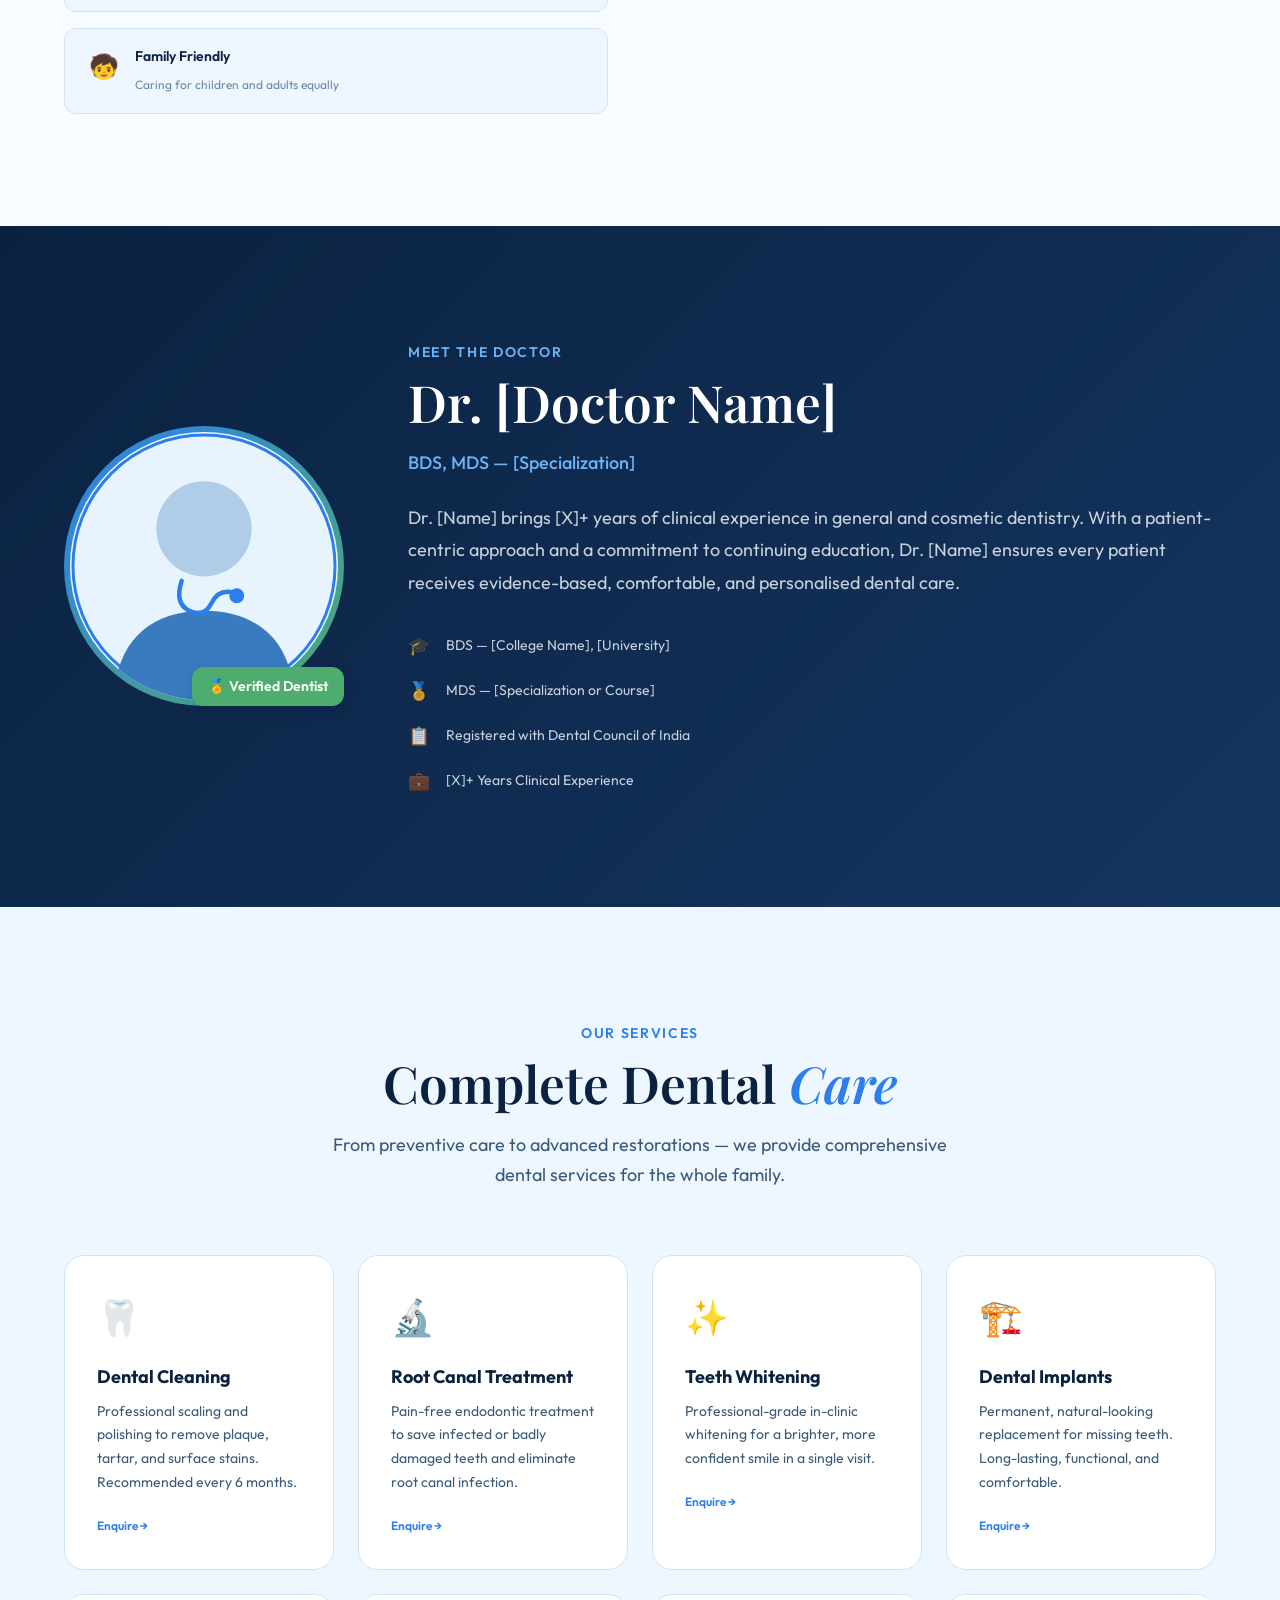
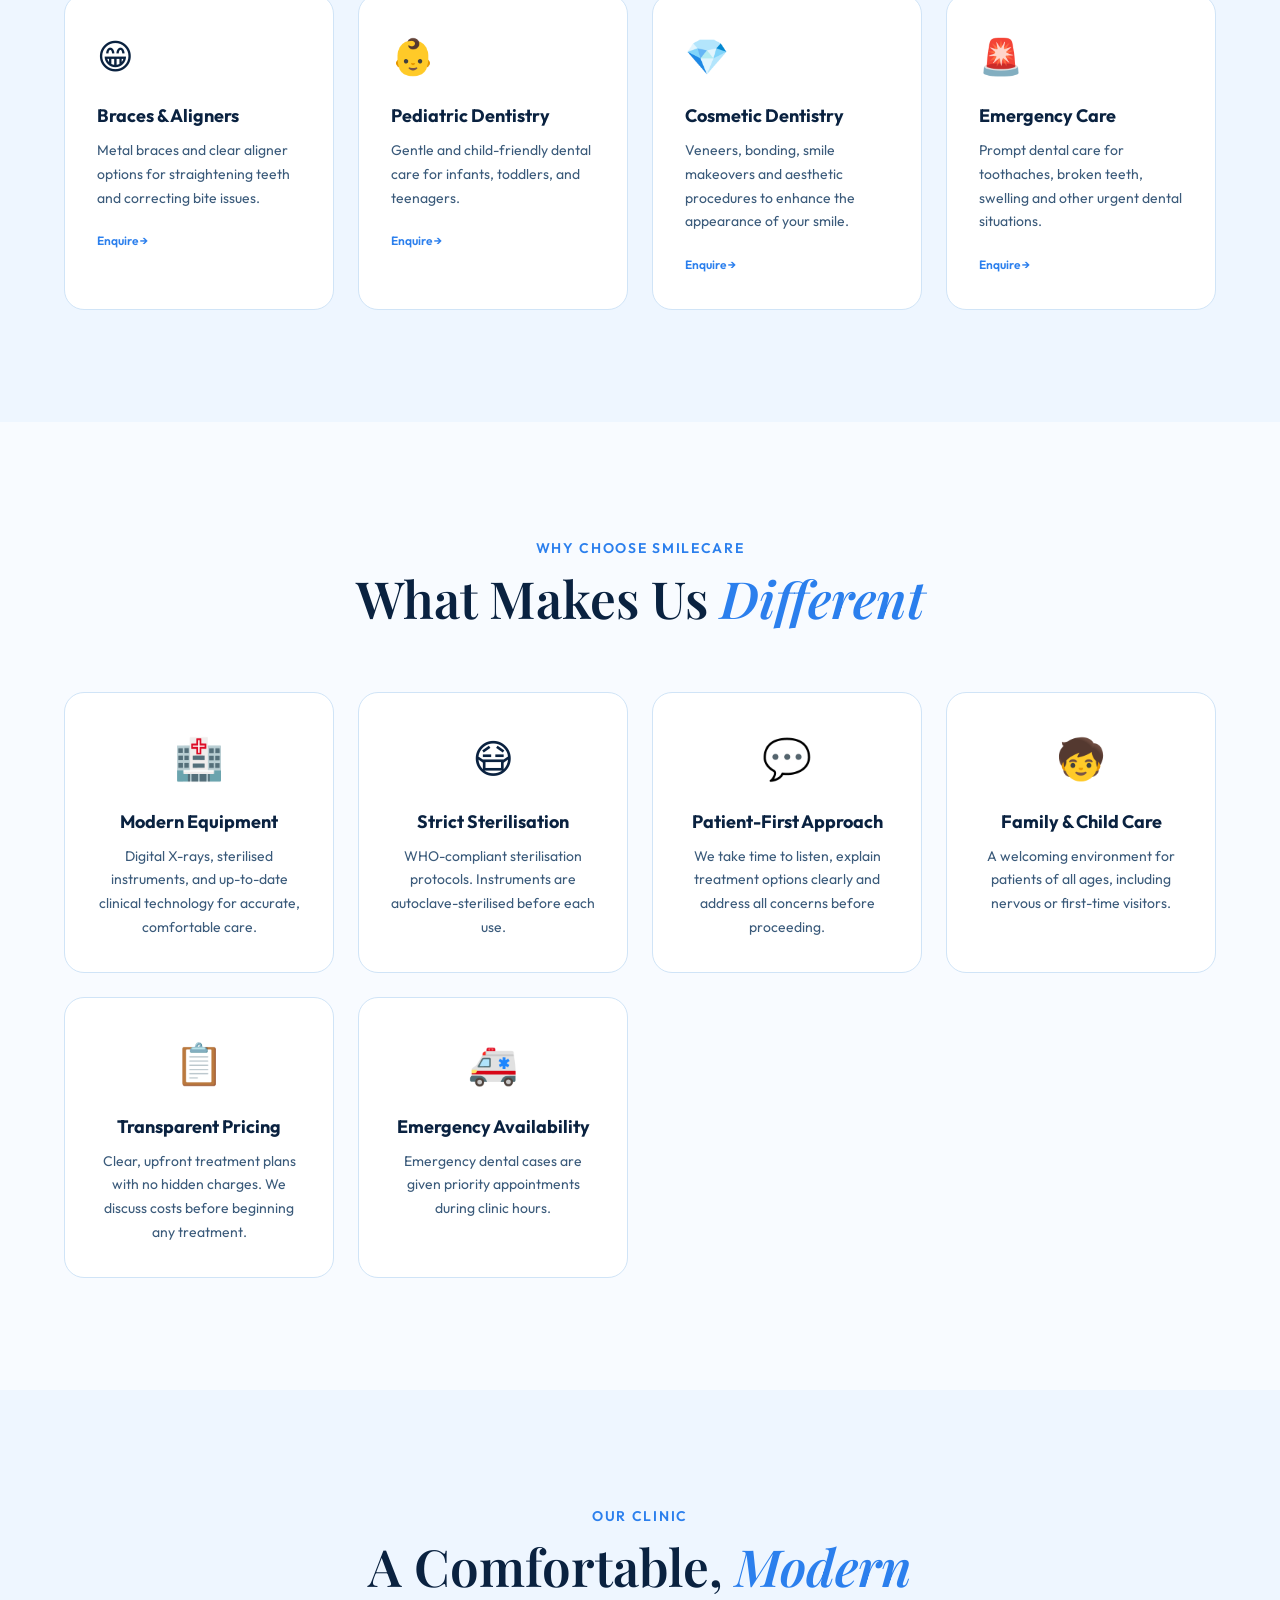
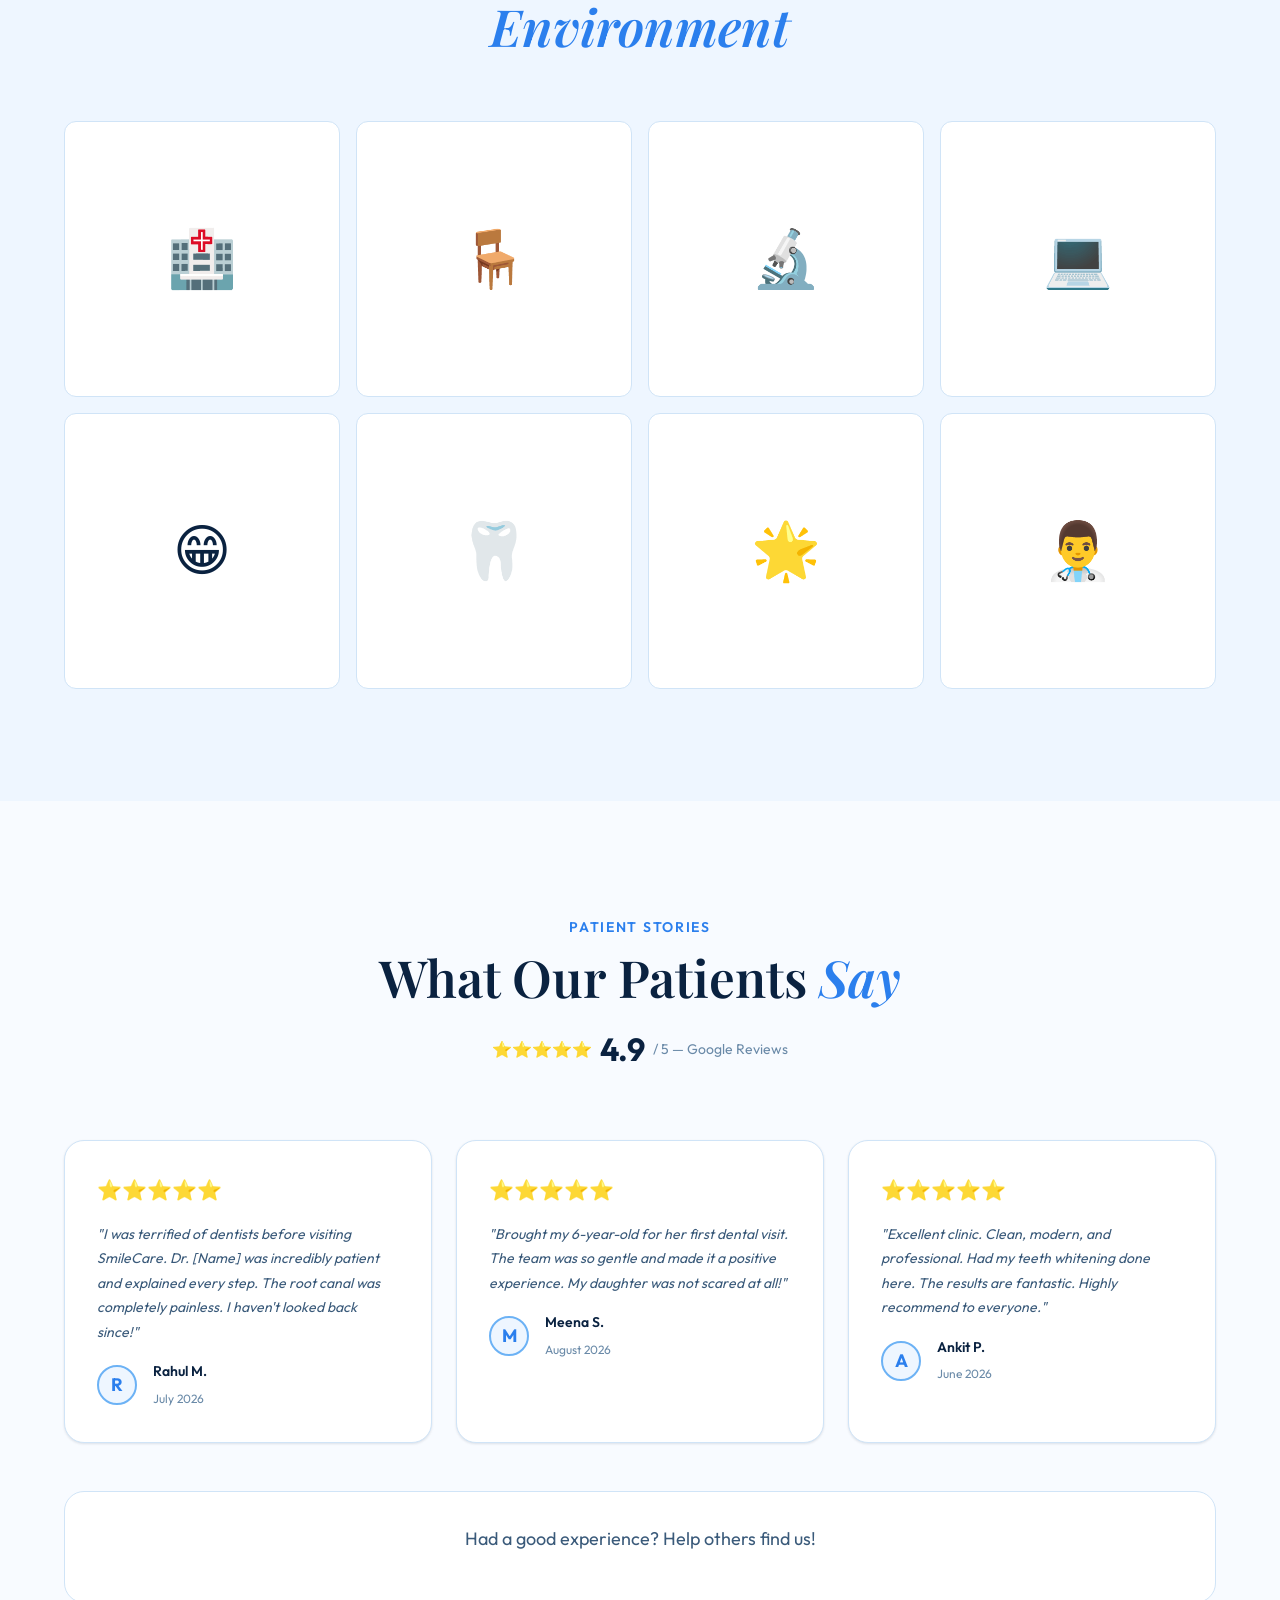
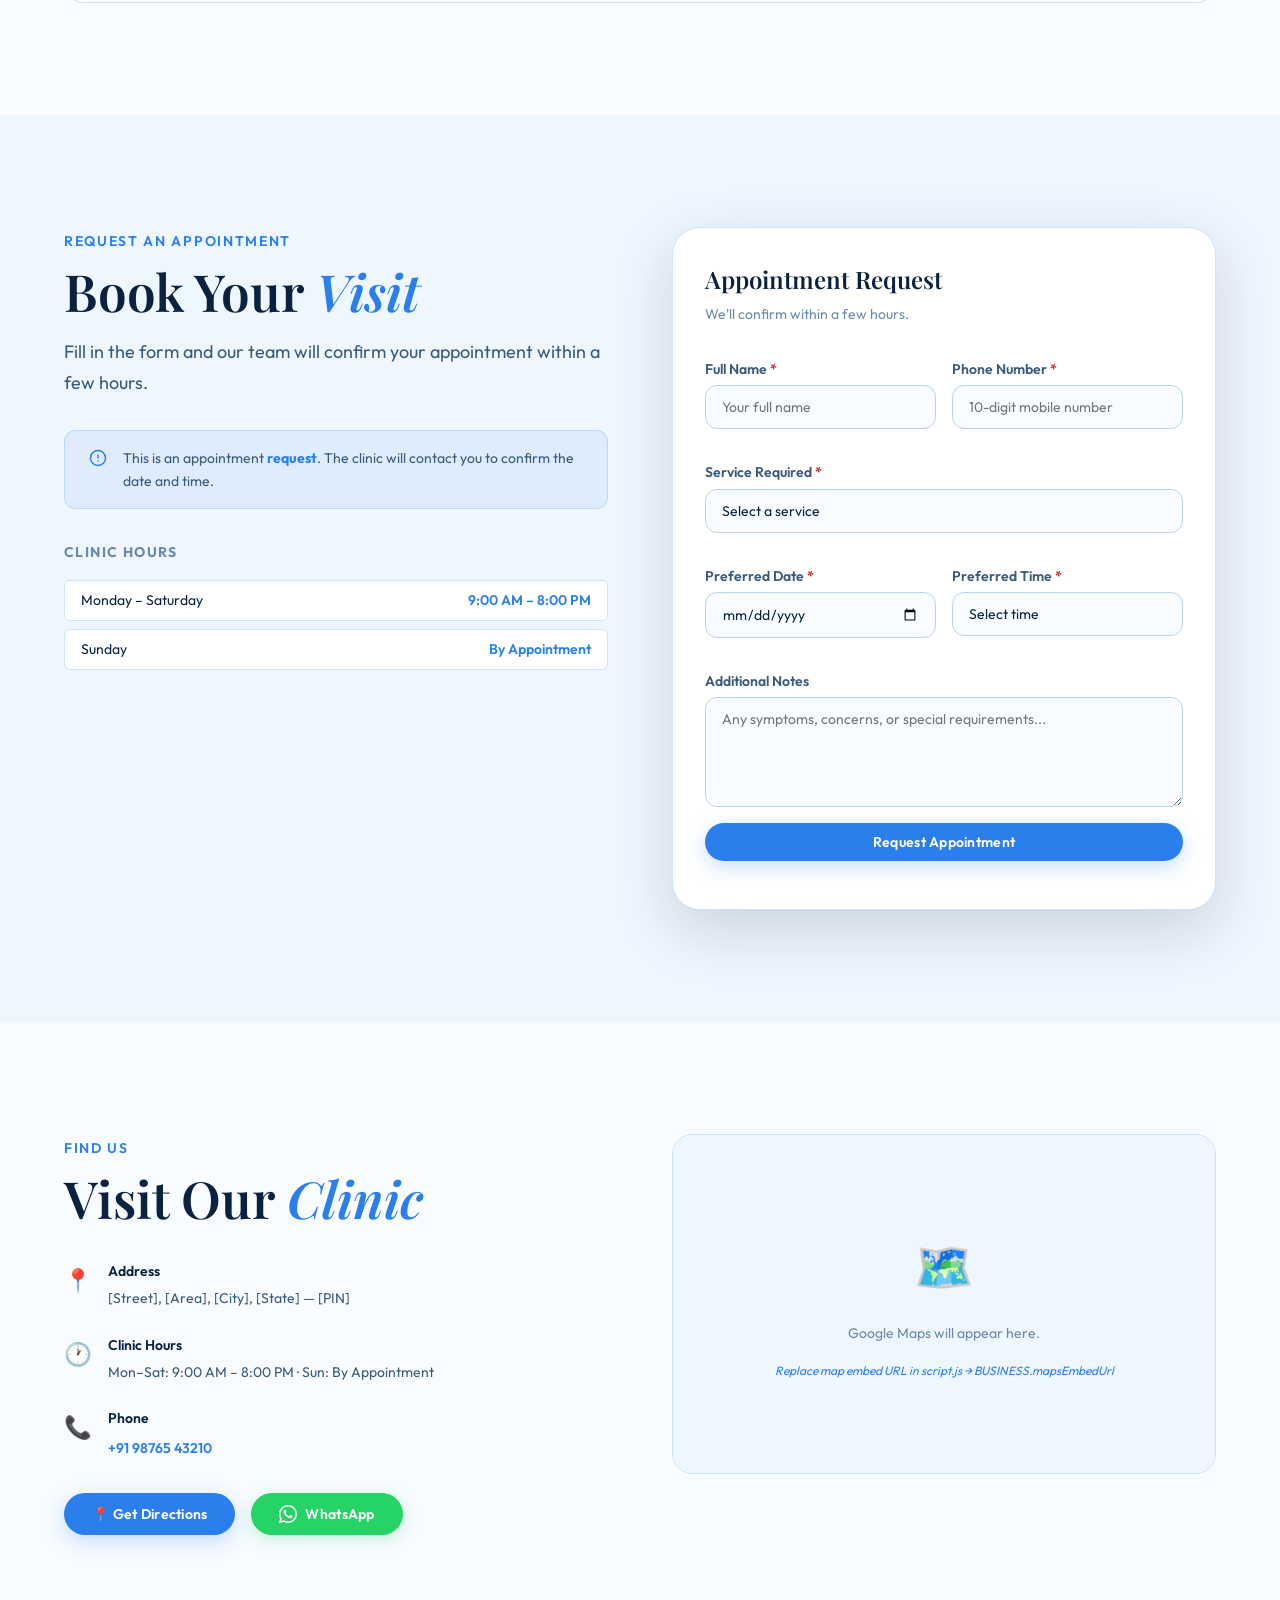
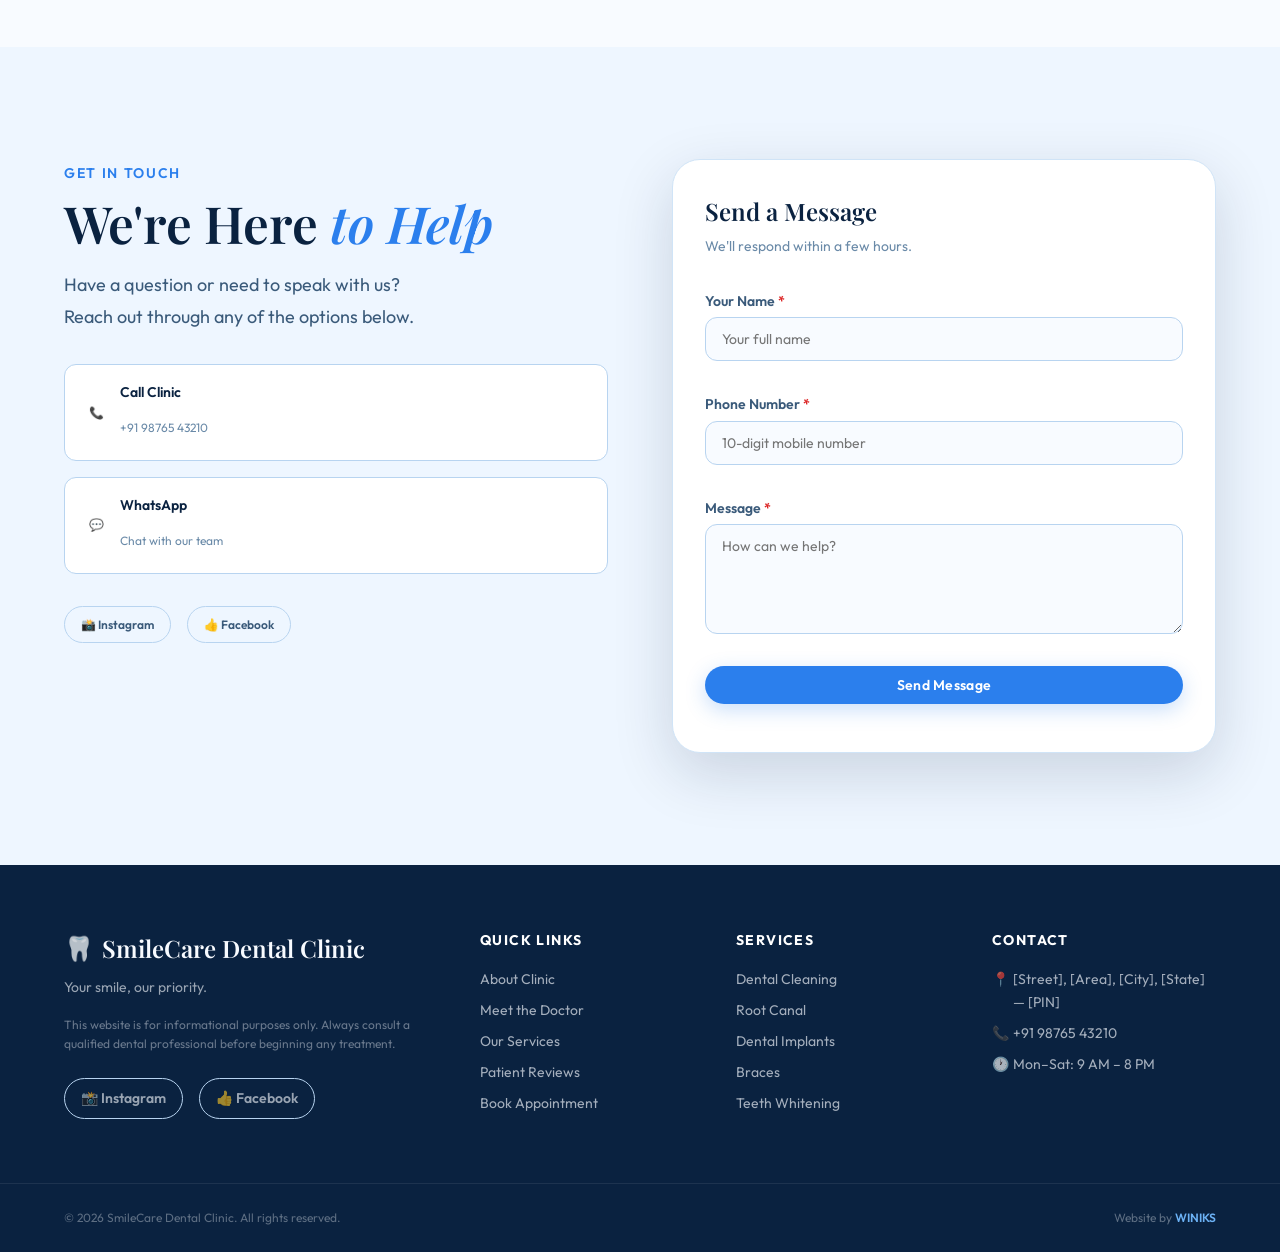
<file: Dental/index.html>
<!DOCTYPE html>
<html lang="en">

<head>
    <meta charset="UTF-8" />
    <meta name="viewport" content="width=device-width, initial-scale=1.0" />
    <meta name="theme-color" content="#0a2240" />

    <!-- ===================== SEO META ===================== -->
    <title>SmileCare Dental Clinic — Dr. [Name] | Dental Care in [City]</title>
    <meta name="description"
        content="Book an appointment at SmileCare Dental Clinic in [City]. Expert dental care — teeth cleaning, root canal, implants, braces and cosmetic dentistry. Call today." />
    <meta name="keywords"
        content="dental clinic, dentist, teeth cleaning, root canal, dental implants, braces, [City] dentist" />
    <link rel="canonical" href="https://your-domain.com/" />

    <!-- Open Graph -->
    <meta property="og:title" content="SmileCare Dental Clinic — Professional Dental Care in [City]" />
    <meta property="og:description" content="Expert dental care in [City]. Book an appointment today." />
    <meta property="og:type" content="website" />
    <meta property="og:url" content="https://your-domain.com/" />
    <meta property="og:image" content="https://your-domain.com/assets/images/og-image.jpg" />

    <!-- Fonts -->
    <link rel="preconnect" href="https://fonts.googleapis.com" />
    <link rel="preconnect" href="https://fonts.gstatic.com" crossorigin />
    <link
        href="https://fonts.googleapis.com/css2?family=Outfit:wght@300;400;500;600;700&family=Playfair+Display:ital,wght@0,600;1,400&display=swap"
        rel="stylesheet" />

    <link rel="stylesheet" href="style.css" />

    <!-- Dentist / LocalBusiness Schema -->
    <script type="application/ld+json">
  {
    "@context": "https://schema.org",
    "@type": "Dentist",
    "name": "SmileCare Dental Clinic",
    "image": "https://your-domain.com/assets/images/og-image.jpg",
    "description": "Professional dental care — teeth cleaning, root canal, implants, braces in [City].",
    "address": {
      "@type": "PostalAddress",
      "streetAddress": "[Street Address]",
      "addressLocality": "[City]",
      "addressRegion": "[State]",
      "postalCode": "[PIN]",
      "addressCountry": "IN"
    },
    "telephone": "[PHONE]",
    "url": "https://your-domain.com",
    "openingHours": "Mo-Sa 09:00-20:00",
    "priceRange": "₹₹",
    "medicalSpecialty": "Dentistry"
  }
  </script>
</head>

<body>

    <!-- ===================== HEADER ===================== -->
    <header class="site-header" id="site-header">
        <div class="container header-inner">
            <a href="#" class="logo" aria-label="SmileCare Dental Clinic Home">
                <span class="logo-icon" aria-hidden="true">🦷</span>
                <span class="logo-text" id="header-business-name">SmileCare</span>
            </a>

            <nav class="main-nav" id="main-nav" role="navigation" aria-label="Main navigation">
                <ul class="nav-list">
                    <li><a href="#about" class="nav-link">About</a></li>
                    <li><a href="#doctor" class="nav-link">Doctor</a></li>
                    <li><a href="#services" class="nav-link">Services</a></li>
                    <li><a href="#why-us" class="nav-link">Why Us</a></li>
                    <li><a href="#reviews" class="nav-link">Reviews</a></li>
                    <li><a href="#contact" class="nav-link">Contact</a></li>
                </ul>
            </nav>

            <div class="header-actions">
                <a href="tel:" id="header-call-btn" class="btn btn-ghost btn-sm">
                    <svg width="15" height="15" viewBox="0 0 24 24" fill="none" stroke="currentColor" stroke-width="2"
                        stroke-linecap="round" stroke-linejoin="round" aria-hidden="true">
                        <path
                            d="M22 16.92v3a2 2 0 01-2.18 2 19.79 19.79 0 01-8.63-3.07A19.5 19.5 0 013.07 9.81 19.79 19.79 0 01.01 1.2 2 2 0 012 0h3a2 2 0 012 1.72c.127.96.361 1.903.7 2.81a2 2 0 01-.45 2.11L6.09 7.91A16 16 0 0016.09 17.9l1.27-1.27a2 2 0 012.11-.45c.907.339 1.85.572 2.81.7A2 2 0 0122 16.92z">
                        </path>
                    </svg>
                    Call Clinic
                </a>
                <a href="#appointment" class="btn btn-primary btn-sm">Book Appointment</a>
            </div>

            <button class="nav-toggle" id="nav-toggle" aria-label="Toggle navigation" aria-expanded="false">
                <span class="hamburger-line"></span>
                <span class="hamburger-line"></span>
                <span class="hamburger-line"></span>
            </button>
        </div>
    </header>

    <!-- ===================== HERO ===================== -->
    <section class="hero" id="hero" aria-label="Hero">
        <div class="hero-bg" aria-hidden="true">
            <div class="hero-gradient"></div>
            <div class="hero-pattern"></div>
        </div>
        <div class="container hero-inner">
            <div class="hero-content reveal">
                <div class="hero-trust-bar">
                    <span class="trust-badge">✅ Verified Clinic</span>
                    <span class="trust-sep" aria-hidden="true">·</span>
                    <span class="trust-badge">🏅 [X]+ Years Experience</span>
                    <span class="trust-sep" aria-hidden="true">·</span>
                    <span class="trust-badge">😊 [X]+ Happy Patients</span>
                </div>
                <h1 class="hero-title">Your Smile, <br /><em>Our Priority</em></h1>
                <p class="hero-subtitle" id="hero-doctor-line">Compassionate dental care by <strong>Dr. [Doctor
                        Name]</strong> — combining clinical expertise with a gentle, patient-first approach.</p>
                <div class="hero-actions">
                    <a href="#appointment" class="btn btn-primary btn-lg">
                        <svg width="18" height="18" viewBox="0 0 24 24" fill="none" stroke="currentColor"
                            stroke-width="2.5" stroke-linecap="round" stroke-linejoin="round" aria-hidden="true">
                            <rect x="3" y="4" width="18" height="18" rx="2" ry="2" />
                            <line x1="16" y1="2" x2="16" y2="6" />
                            <line x1="8" y1="2" x2="8" y2="6" />
                            <line x1="3" y1="10" x2="21" y2="10" />
                        </svg>
                        Book Appointment
                    </a>
                    <a href="tel:" id="hero-call-btn" class="btn btn-outline btn-lg">
                        <svg width="18" height="18" viewBox="0 0 24 24" fill="none" stroke="currentColor"
                            stroke-width="2" stroke-linecap="round" stroke-linejoin="round" aria-hidden="true">
                            <path
                                d="M22 16.92v3a2 2 0 01-2.18 2 19.79 19.79 0 01-8.63-3.07A19.5 19.5 0 013.07 9.81 19.79 19.79 0 01.01 1.2 2 2 0 012 0h3a2 2 0 012 1.72c.127.96.361 1.903.7 2.81a2 2 0 01-.45 2.11L6.09 7.91A16 16 0 0016.09 17.9l1.27-1.27a2 2 0 012.11-.45c.907.339 1.85.572 2.81.7A2 2 0 0122 16.92z">
                            </path>
                        </svg>
                        Call Clinic
                    </a>
                </div>
                <div class="hero-features">
                    <div class="hero-feat"><span aria-hidden="true">📋</span> New Patient Welcome</div>
                    <div class="hero-feat"><span aria-hidden="true">🚑</span> Emergency Appointments</div>
                    <div class="hero-feat"><span aria-hidden="true">🧒</span> Family & Child Dentistry</div>
                </div>
            </div>
            <div class="hero-visual reveal reveal-delay-1" aria-hidden="true">
                <div class="dental-card">
                    <div class="dental-illustration">
                        <svg viewBox="0 0 280 300" fill="none" xmlns="http://www.w3.org/2000/svg" aria-hidden="true">
                            <!-- Tooth shape -->
                            <path
                                d="M140 30 C100 30 65 55 65 95 C65 135 80 155 90 175 C100 195 105 240 115 255 C122 268 140 268 140 255 C140 268 158 268 165 255 C175 240 180 195 190 175 C200 155 215 135 215 95 C215 55 180 30 140 30Z"
                                fill="white" stroke="#e0eaf8" stroke-width="2" />
                            <!-- Tooth highlight -->
                            <path d="M115 50 C100 60 90 80 92 100" stroke="#d0e8ff" stroke-width="4"
                                stroke-linecap="round" opacity="0.6" />
                            <!-- Red cross / clinic icon overlay -->
                            <rect x="122" y="75" width="36" height="10" rx="5" fill="#2B7FED" opacity="0.15" />
                            <rect x="135" y="62" width="10" height="36" rx="5" fill="#2B7FED" opacity="0.15" />
                            <!-- Sparkle stars around tooth -->
                            <text x="40" y="70" font-size="18" fill="#4ead6e" opacity="0.7">✦</text>
                            <text x="220" y="90" font-size="14" fill="#4ead6e" opacity="0.5">✦</text>
                            <text x="210" y="55" font-size="22" fill="#2B7FED" opacity="0.4">✦</text>
                            <text x="45" y="150" font-size="12" fill="#2B7FED" opacity="0.35">✦</text>
                            <!-- Toothbrush -->
                            <rect x="175" y="220" width="12" height="55" rx="6" fill="#2B7FED" opacity="0.8"
                                transform="rotate(-30 175 220)" />
                            <rect x="168" y="215" width="20" height="14" rx="4" fill="#4ead6e" opacity="0.8"
                                transform="rotate(-30 168 215)" />
                        </svg>
                    </div>
                    <div class="dental-card-stats">
                        <div class="dental-stat">
                            <strong id="hero-stat-years">[X]+</strong>
                            <span>Years Experience</span>
                        </div>
                        <div class="dental-stat-sep" aria-hidden="true"></div>
                        <div class="dental-stat">
                            <strong id="hero-stat-patients">[X]+</strong>
                            <span>Happy Patients</span>
                        </div>
                        <div class="dental-stat-sep" aria-hidden="true"></div>
                        <div class="dental-stat">
                            <strong>⭐ 4.9</strong>
                            <span>Google Rating</span>
                        </div>
                    </div>
                </div>
            </div>
        </div>
        <a href="#about" class="hero-scroll-cue" aria-label="Scroll down">
            <span class="scroll-arrow"></span>
        </a>
    </section>

    <!-- ===================== ABOUT ===================== -->
    <section class="section about-section" id="about" aria-label="About the clinic">
        <div class="container">
            <div class="about-grid">
                <div class="about-content reveal">
                    <span class="section-eyebrow">About the Clinic</span>
                    <h2 class="section-title">Modern Dentistry, <br /><em>Human Touch</em></h2>
                    <p class="about-description">SmileCare Dental Clinic was founded with a simple belief: every patient
                        deserves to be treated with genuinely care and clinical excellence in equal measure.</p>
                    <p class="about-description">Our clinic is equipped with modern dental technology to ensure precise
                        diagnoses, effective treatments, and comfortable experiences — from routine cleanings to complex
                        restorations.</p>
                    <div class="about-badges">
                        <div class="about-badge-item">
                            <span aria-hidden="true">🏥</span>
                            <div>
                                <strong>Modern Equipment</strong>
                                <span>Digital X-ray & sterilised tools</span>
                            </div>
                        </div>
                        <div class="about-badge-item">
                            <span aria-hidden="true">😷</span>
                            <div>
                                <strong>Strict Hygiene</strong>
                                <span>WHO-compliant sterilisation protocols</span>
                            </div>
                        </div>
                        <div class="about-badge-item">
                            <span aria-hidden="true">🧒</span>
                            <div>
                                <strong>Family Friendly</strong>
                                <span>Caring for children and adults equally</span>
                            </div>
                        </div>
                    </div>
                </div>
                <div class="about-visual reveal reveal-delay-1">
                    <div class="clinic-illustration-wrap">
                        <div class="clinic-illustration" aria-hidden="true">
                            <svg viewBox="0 0 300 280" fill="none" xmlns="http://www.w3.org/2000/svg">
                                <!-- Clinic room background -->
                                <rect x="20" y="40" width="260" height="200" rx="16" fill="#eef6ff" />
                                <!-- Dental chair -->
                                <rect x="60" y="130" width="160" height="80" rx="10" fill="#c8dff5" />
                                <rect x="55" y="110" width="170" height="30" rx="8" fill="#a8c8e8" />
                                <!-- Headrest -->
                                <ellipse cx="210" cy="115" rx="22" ry="16" fill="#8ab8d8" />
                                <!-- Patient (simplified) -->
                                <circle cx="105" cy="120" r="18" fill="#f5c9a0" />
                                <rect x="92" y="135" width="80" height="50" rx="8" fill="#e8f0f8" />
                                <!-- Dental light arm -->
                                <rect x="210" y="55" width="8" height="60" rx="4" fill="#6699cc" />
                                <ellipse cx="214" cy="58" rx="18" ry="12" fill="#ffe566" opacity="0.9" />
                                <!-- Light rays -->
                                <line x1="214" y1="70" x2="180" y2="115" stroke="#ffe566" stroke-width="2"
                                    stroke-dasharray="4,3" opacity="0.5" />
                                <line x1="214" y1="70" x2="200" y2="120" stroke="#ffe566" stroke-width="2"
                                    stroke-dasharray="4,3" opacity="0.5" />
                                <!-- Cabinet -->
                                <rect x="25" y="110" width="40" height="100" rx="6" fill="#c8dff5" />
                                <rect x="30" y="118" width="30" height="40" rx="4" fill="#a8c8e8" />
                                <circle cx="45" cy="138" r="3" fill="#6699cc" />
                                <!-- Cross icon on wall -->
                                <rect x="240" y="58" width="22" height="6" rx="3" fill="#2B7FED" opacity="0.4" />
                                <rect x="248" y="50" width="6" height="22" rx="3" fill="#2B7FED" opacity="0.4" />
                                <!-- Stars -->
                                <text x="30" y="60" font-size="16" fill="#4ead6e" opacity="0.5">✦</text>
                            </svg>
                        </div>
                    </div>
                </div>
            </div>
        </div>
    </section>

    <!-- ===================== DOCTOR ===================== -->
    <section class="section doctor-section" id="doctor" aria-label="Doctor profile">
        <div class="container">
            <div class="doctor-grid">
                <div class="doctor-avatar-col reveal">
                    <div class="doctor-avatar-card" aria-hidden="true">
                        <div class="doctor-avatar-ring">
                            <div class="doctor-avatar-inner">
                                <svg viewBox="0 0 180 180" fill="none" xmlns="http://www.w3.org/2000/svg">
                                    <circle cx="90" cy="90" r="88" fill="#e8f4fd" stroke="#2B7FED" stroke-width="2" />
                                    <!-- Doctor silhouette -->
                                    <circle cx="90" cy="65" r="32" fill="#b0cde8" />
                                    <path d="M30 180 C30 140 55 120 90 120 C125 120 150 140 150 180" fill="#3a7abf" />
                                    <!-- Stethoscope -->
                                    <path d="M75 100 Q70 115 80 120 Q90 125 95 115 Q100 105 110 108" stroke="#2B7FED"
                                        stroke-width="3" stroke-linecap="round" fill="none" />
                                    <circle cx="112" cy="110" r="5" fill="#2B7FED" />
                                </svg>
                            </div>
                        </div>
                        <div class="doctor-badge-float">
                            <span>🏅</span>
                            <span id="doctor-badge-text">Verified Dentist</span>
                        </div>
                    </div>
                </div>
                <div class="doctor-content reveal reveal-delay-1">
                    <span class="section-eyebrow">Meet the Doctor</span>
                    <h2 class="section-title" id="doctor-name">Dr. [Doctor Name]</h2>
                    <p class="doctor-degree" id="doctor-degree">BDS, MDS — [Specialization]</p>
                    <p class="doctor-bio" id="doctor-bio">Dr. [Name] brings [X]+ years of clinical experience in general
                        and cosmetic dentistry. With a patient-centric approach and a commitment to continuing
                        education, Dr. [Name] ensures every patient receives evidence-based, comfortable, and
                        personalised dental care.</p>
                    <div class="doctor-credentials" id="doctor-credentials">
                        <div class="credential">
                            <span class="cred-icon" aria-hidden="true">🎓</span>
                            <span>BDS — [College], [University]</span>
                        </div>
                        <div class="credential">
                            <span class="cred-icon" aria-hidden="true">🏅</span>
                            <span>MDS — [Specialization]</span>
                        </div>
                        <div class="credential">
                            <span class="cred-icon" aria-hidden="true">📋</span>
                            <span>Registered: Dental Council of India</span>
                        </div>
                        <div class="credential">
                            <span class="cred-icon" aria-hidden="true">💼</span>
                            <span>[X]+ Years Clinical Experience</span>
                        </div>
                    </div>
                </div>
            </div>
        </div>
    </section>

    <!-- ===================== SERVICES ===================== -->
    <section class="section services-section" id="services" aria-label="Our services">
        <div class="container">
            <div class="section-header reveal">
                <span class="section-eyebrow">Our Services</span>
                <h2 class="section-title">Complete Dental <em>Care</em></h2>
                <p class="section-subtitle">From preventive care to advanced restorations — we provide comprehensive
                    dental services for the whole family.</p>
            </div>
            <div class="services-grid reveal" id="services-grid" aria-label="Dental services">
                <!-- Populated by JavaScript -->
            </div>
        </div>
    </section>

    <!-- ===================== WHY CHOOSE US ===================== -->
    <section class="section why-section" id="why-us" aria-label="Why choose us">
        <div class="container">
            <div class="section-header reveal">
                <span class="section-eyebrow">Why Choose SmileCare</span>
                <h2 class="section-title">What Makes Us <em>Different</em></h2>
            </div>
            <div class="why-grid reveal" id="why-grid">
                <!-- Populated by JavaScript -->
            </div>
        </div>
    </section>

    <!-- ===================== GALLERY ===================== -->
    <section class="section gallery-section" id="gallery" aria-label="Clinic gallery">
        <div class="container">
            <div class="section-header reveal">
                <span class="section-eyebrow">Our Clinic</span>
                <h2 class="section-title">A Comfortable, <em>Modern Environment</em></h2>
            </div>
            <div class="gallery-grid reveal" id="gallery-grid" aria-label="Clinic gallery photos">
                <!-- Populated by JavaScript -->
            </div>
        </div>
    </section>

    <!-- ===================== TESTIMONIALS ===================== -->
    <section class="section reviews-section" id="reviews" aria-label="Patient reviews">
        <div class="container">
            <div class="section-header reveal">
                <span class="section-eyebrow">Patient Stories</span>
                <h2 class="section-title">What Our Patients <em>Say</em></h2>
                <div class="overall-rating" aria-label="Google rating 4.9 out of 5">
                    <span class="stars" aria-hidden="true">⭐⭐⭐⭐⭐</span>
                    <strong>4.9</strong>
                    <span class="rating-count">/ 5 — Google Reviews</span>
                </div>
            </div>
            <div class="reviews-grid reveal" id="reviews-grid" aria-label="Patient testimonials">
                <!-- Populated by JavaScript -->
            </div>
            <div class="review-cta-block reveal">
                <p>Had a good experience? Help others find us!</p>
                <a href="#" id="google-review-btn" class="btn btn-review btn-lg" target="_blank"
                    rel="noopener noreferrer" style="display:none;">
                    ⭐ Leave a Google Review
                </a>
            </div>
        </div>
    </section>

    <!-- ===================== APPOINTMENT ===================== -->
    <section class="section appointment-section" id="appointment" aria-label="Book an appointment">
        <div class="container">
            <div class="appointment-grid">
                <div class="appointment-info reveal">
                    <span class="section-eyebrow">Request an Appointment</span>
                    <h2 class="section-title">Book Your <em>Visit</em></h2>
                    <p class="section-subtitle">Fill in the form and our team will confirm your appointment within a few
                        hours.</p>

                    <div class="appointment-note" role="note">
                        <svg width="18" height="18" viewBox="0 0 24 24" fill="none" stroke="currentColor"
                            stroke-width="2" stroke-linecap="round" stroke-linejoin="round" aria-hidden="true">
                            <circle cx="12" cy="12" r="10" />
                            <line x1="12" y1="8" x2="12" y2="12" />
                            <line x1="12" y1="16" x2="12.01" y2="16" />
                        </svg>
                        <p>This is an appointment <strong>request</strong>. The clinic will contact you to confirm the
                            date and time.</p>
                    </div>

                    <div class="clinic-hours">
                        <h4>Clinic Hours</h4>
                        <div class="hours-list">
                            <div class="hours-row">
                                <span>Monday – Saturday</span>
                                <span id="hours-weekday">9:00 AM – 8:00 PM</span>
                            </div>
                            <div class="hours-row">
                                <span>Sunday</span>
                                <span id="hours-weekend">By Appointment</span>
                            </div>
                        </div>
                    </div>
                </div>

                <div class="form-card reveal reveal-delay-1">
                    <div class="form-card-header">
                        <h3 class="form-title">Appointment Request</h3>
                        <p class="form-subtitle">We'll confirm within a few hours.</p>
                    </div>

                    <form id="appointment-form" novalidate aria-label="Appointment request form">
                        <div class="form-row">
                            <div class="form-group">
                                <label for="appt-name" class="form-label">Full Name <span class="required"
                                        aria-label="required">*</span></label>
                                <input type="text" id="appt-name" name="name" class="form-input"
                                    placeholder="Your full name" required autocomplete="name" />
                                <span class="field-error" id="appt-name-error" role="alert" aria-live="polite"></span>
                            </div>
                            <div class="form-group">
                                <label for="appt-phone" class="form-label">Phone Number <span class="required"
                                        aria-label="required">*</span></label>
                                <input type="tel" id="appt-phone" name="phone" class="form-input"
                                    placeholder="10-digit mobile number" required autocomplete="tel" />
                                <span class="field-error" id="appt-phone-error" role="alert" aria-live="polite"></span>
                            </div>
                        </div>

                        <div class="form-group">
                            <label for="appt-service" class="form-label">Service Required <span class="required"
                                    aria-label="required">*</span></label>
                            <select id="appt-service" name="service" class="form-input form-select" required>
                                <option value="">Select a service</option>
                                <option value="Dental Cleaning">Dental Cleaning</option>
                                <option value="Tooth Extraction">Tooth Extraction</option>
                                <option value="Root Canal Treatment">Root Canal Treatment</option>
                                <option value="Dental Fillings">Dental Fillings</option>
                                <option value="Teeth Whitening">Teeth Whitening</option>
                                <option value="Dental Implants">Dental Implants</option>
                                <option value="Braces / Aligners">Braces / Aligners</option>
                                <option value="Pediatric Dentistry">Pediatric Dentistry</option>
                                <option value="Cosmetic Dentistry">Cosmetic Dentistry</option>
                                <option value="General Checkup">General Checkup</option>
                                <option value="Emergency">Emergency Consultation</option>
                                <option value="Other">Other (mention below)</option>
                            </select>
                            <span class="field-error" id="appt-service-error" role="alert" aria-live="polite"></span>
                        </div>

                        <div class="form-row">
                            <div class="form-group">
                                <label for="appt-date" class="form-label">Preferred Date <span class="required"
                                        aria-label="required">*</span></label>
                                <input type="date" id="appt-date" name="preferredDate" class="form-input" required />
                                <span class="field-error" id="appt-date-error" role="alert" aria-live="polite"></span>
                            </div>
                            <div class="form-group">
                                <label for="appt-time" class="form-label">Preferred Time <span class="required"
                                        aria-label="required">*</span></label>
                                <select id="appt-time" name="preferredTime" class="form-input form-select" required>
                                    <option value="">Select time</option>
                                    <option value="09:00 AM">09:00 AM</option>
                                    <option value="10:00 AM">10:00 AM</option>
                                    <option value="11:00 AM">11:00 AM</option>
                                    <option value="12:00 PM">12:00 PM</option>
                                    <option value="02:00 PM">02:00 PM</option>
                                    <option value="03:00 PM">03:00 PM</option>
                                    <option value="04:00 PM">04:00 PM</option>
                                    <option value="05:00 PM">05:00 PM</option>
                                    <option value="06:00 PM">06:00 PM</option>
                                    <option value="07:00 PM">07:00 PM</option>
                                </select>
                                <span class="field-error" id="appt-time-error" role="alert" aria-live="polite"></span>
                            </div>
                        </div>

                        <div class="form-group">
                            <label for="appt-message" class="form-label">Additional Notes</label>
                            <textarea id="appt-message" name="message" class="form-input form-textarea"
                                placeholder="Any symptoms, concerns, or special requirements..."></textarea>
                        </div>

                        <button type="submit" class="btn btn-primary btn-full" id="appt-submit"
                            aria-describedby="form-status-appt">
                            <span class="btn-text">Request Appointment</span>
                            <span class="btn-loading" style="display:none;" aria-hidden="true">Sending…</span>
                        </button>
                    </form>

                    <div id="form-status-appt" aria-live="polite" aria-atomic="true">
                        <div class="form-success" id="appt-success" style="display:none;" role="alert">
                            <div class="success-icon" aria-hidden="true">✅</div>
                            <h4>Request Received!</h4>
                            <p>Your appointment request has been received. The clinic will contact you to confirm the
                                appointment.</p>
                            <p class="form-ref" id="appt-ref"></p>
                            <div class="review-prompt">
                                <p>Have you visited us before? Share your experience!</p>
                                <a href="#" id="appt-review-btn" class="btn btn-review" target="_blank"
                                    rel="noopener noreferrer" style="display:none;">⭐ Leave a Google Review</a>
                            </div>
                        </div>
                        <div class="form-error-msg" id="appt-error" style="display:none;" role="alert">
                            <div class="error-icon" aria-hidden="true">⚠️</div>
                            <p>Something went wrong. Please call or WhatsApp us directly.</p>
                            <div class="error-actions">
                                <a href="tel:" id="appt-call-fallback" class="btn btn-primary btn-sm">📞 Call Clinic</a>
                                <a href="#" id="appt-whatsapp-fallback" class="btn btn-whatsapp btn-sm">WhatsApp</a>
                            </div>
                        </div>
                    </div>
                </div>
            </div>
        </div>
    </section>

    <!-- ===================== LOCATION ===================== -->
    <section class="section location-section" id="location" aria-label="Location and contact">
        <div class="container">
            <div class="location-grid">
                <div class="location-info reveal">
                    <span class="section-eyebrow">Find Us</span>
                    <h2 class="section-title">Visit Our <em>Clinic</em></h2>
                    <div class="info-list">
                        <div class="info-item">
                            <span class="info-icon" aria-hidden="true">📍</span>
                            <div>
                                <strong>Address</strong>
                                <p id="loc-address">[Full Address, City, State — PIN]</p>
                            </div>
                        </div>
                        <div class="info-item">
                            <span class="info-icon" aria-hidden="true">🕐</span>
                            <div>
                                <strong>Clinic Hours</strong>
                                <p id="loc-hours">Mon–Sat: 9:00 AM – 8:00 PM<br />Sunday: By Appointment</p>
                            </div>
                        </div>
                        <div class="info-item">
                            <span class="info-icon" aria-hidden="true">📞</span>
                            <div>
                                <strong>Phone</strong>
                                <a href="tel:" class="info-link" id="loc-phone">[PHONE]</a>
                            </div>
                        </div>
                    </div>
                    <div class="location-actions">
                        <a href="#" class="btn btn-primary" id="directions-btn" target="_blank"
                            rel="noopener noreferrer">📍 Get Directions</a>
                        <a href="#" class="btn btn-whatsapp" id="loc-whatsapp-btn">
                            <svg width="18" height="18" viewBox="0 0 24 24" fill="currentColor" aria-hidden="true">
                                <path
                                    d="M17.472 14.382c-.297-.149-1.758-.867-2.03-.967-.273-.099-.471-.148-.67.15-.197.297-.767.966-.94 1.164-.173.199-.347.223-.644.075-.297-.15-1.255-.463-2.39-1.475-.883-.788-1.48-1.761-1.653-2.059-.173-.297-.018-.458.13-.606.134-.133.298-.347.446-.52.149-.174.198-.298.298-.497.099-.198.05-.371-.025-.52-.075-.149-.669-1.612-.916-2.207-.242-.579-.487-.5-.669-.51-.173-.008-.371-.01-.57-.01-.198 0-.52.074-.792.372-.272.297-1.04 1.016-1.04 2.479 0 1.462 1.065 2.875 1.213 3.074.149.198 2.096 3.2 5.077 4.487.709.306 1.262.489 1.694.625.712.227 1.36.195 1.871.118.571-.085 1.758-.719 2.006-1.413.248-.694.248-1.289.173-1.413-.074-.124-.272-.198-.57-.347z" />
                                <path
                                    d="M12 0C5.373 0 0 5.373 0 12c0 2.115.549 4.099 1.504 5.829L0 24l6.335-1.482A11.953 11.953 0 0012 24c6.627 0 12-5.373 12-12S18.627 0 12 0zm0 22c-1.885 0-3.651-.493-5.187-1.355l-.373-.213-3.762.88.923-3.65-.232-.386A10 10 0 012 12C2 6.477 6.477 2 12 2s10 4.477 10 10-4.477 10-10 10z" />
                            </svg>
                            WhatsApp
                        </a>
                    </div>
                </div>
                <div class="map-container reveal reveal-delay-1">
                    <div class="map-placeholder" id="map-embed-container">
                        <div class="map-placeholder-inner" aria-label="Map placeholder">
                            <span aria-hidden="true">🗺️</span>
                            <p>Google Maps will appear here.</p>
                            <p class="map-hint">Replace map embed URL in script.js → BUSINESS.mapsEmbedUrl</p>
                        </div>
                    </div>
                </div>
            </div>
        </div>
    </section>

    <!-- ===================== CONTACT ===================== -->
    <section class="section contact-section" id="contact" aria-label="Contact us">
        <div class="container">
            <div class="contact-grid">
                <div class="contact-info reveal">
                    <span class="section-eyebrow">Get in Touch</span>
                    <h2 class="section-title">We're Here <em>to Help</em></h2>
                    <p>Have a question or need to speak with us? Reach out through any of the options below.</p>
                    <div class="contact-ctas">
                        <a href="tel:" class="contact-cta-btn" id="contact-call-btn">
                            <span aria-hidden="true">📞</span>
                            <div>
                                <strong>Call Clinic</strong>
                                <span id="contact-phone-label">[PHONE]</span>
                            </div>
                        </a>
                        <a href="#" class="contact-cta-btn contact-cta-whatsapp" id="contact-whatsapp-btn">
                            <span aria-hidden="true">💬</span>
                            <div>
                                <strong>WhatsApp</strong>
                                <span>Chat with our team</span>
                            </div>
                        </a>
                    </div>
                    <div class="social-links" id="social-links" aria-label="Social media links">
                        <!-- Populated by JS -->
                    </div>
                </div>
                <div class="form-card reveal reveal-delay-1">
                    <div class="form-card-header">
                        <h3 class="form-title">Send a Message</h3>
                        <p class="form-subtitle">We'll respond within a few hours.</p>
                    </div>
                    <form id="contact-form" novalidate aria-label="Contact form">
                        <div class="form-group">
                            <label for="contact-name" class="form-label">Your Name <span class="required"
                                    aria-label="required">*</span></label>
                            <input type="text" id="contact-name" name="name" class="form-input"
                                placeholder="Your full name" required autocomplete="name" />
                            <span class="field-error" id="contact-name-error" role="alert" aria-live="polite"></span>
                        </div>
                        <div class="form-group">
                            <label for="contact-phone" class="form-label">Phone Number <span class="required"
                                    aria-label="required">*</span></label>
                            <input type="tel" id="contact-phone" name="phone" class="form-input"
                                placeholder="10-digit mobile number" required autocomplete="tel" />
                            <span class="field-error" id="contact-phone-error" role="alert" aria-live="polite"></span>
                        </div>
                        <div class="form-group">
                            <label for="contact-message" class="form-label">Message <span class="required"
                                    aria-label="required">*</span></label>
                            <textarea id="contact-message" name="message" class="form-input form-textarea"
                                placeholder="How can we help?" required></textarea>
                            <span class="field-error" id="contact-message-error" role="alert" aria-live="polite"></span>
                        </div>
                        <button type="submit" class="btn btn-primary btn-full" id="contact-submit"
                            aria-describedby="form-status-contact">
                            <span class="btn-text">Send Message</span>
                            <span class="btn-loading" style="display:none;" aria-hidden="true">Sending…</span>
                        </button>
                    </form>
                    <div id="form-status-contact" aria-live="polite" aria-atomic="true">
                        <div class="form-success" id="contact-success" style="display:none;" role="alert">
                            <div class="success-icon" aria-hidden="true">✅</div>
                            <h4>Message Sent!</h4>
                            <p>Thank you. We'll get back to you very soon.</p>
                            <p class="form-ref" id="contact-ref"></p>
                        </div>
                        <div class="form-error-msg" id="contact-error" style="display:none;" role="alert">
                            <div class="error-icon" aria-hidden="true">⚠️</div>
                            <p>Something went wrong. Please call or WhatsApp us.</p>
                            <a href="#" class="btn btn-whatsapp btn-sm" id="contact-whatsapp-fallback">WhatsApp Us</a>
                        </div>
                    </div>
                </div>
            </div>
        </div>
    </section>

    <!-- ===================== FOOTER ===================== -->
    <footer class="site-footer" role="contentinfo">
        <div class="container footer-inner">
            <div class="footer-brand">
                <a href="#" class="logo logo-light" aria-label="SmileCare Dental Clinic">
                    <span class="logo-icon" aria-hidden="true">🦷</span>
                    <span class="logo-text" id="footer-business-name">SmileCare</span>
                </a>
                <p class="footer-tagline" id="footer-tagline">Your smile, our priority.</p>
                <p class="footer-disclaimer">This website is for informational purposes only. Always consult a qualified
                    dental professional before beginning any treatment.</p>
                <div class="footer-social" id="footer-social" aria-label="Social media links">
                    <!-- Populated by JS -->
                </div>
            </div>
            <div class="footer-links">
                <div class="footer-col">
                    <h4>Quick Links</h4>
                    <ul>
                        <li><a href="#about">About Clinic</a></li>
                        <li><a href="#doctor">Meet the Doctor</a></li>
                        <li><a href="#services">Our Services</a></li>
                        <li><a href="#reviews">Patient Reviews</a></li>
                        <li><a href="#appointment">Book Appointment</a></li>
                    </ul>
                </div>
                <div class="footer-col">
                    <h4>Services</h4>
                    <ul id="footer-services-list">
                        <li><a href="#services">Dental Cleaning</a></li>
                        <li><a href="#services">Root Canal</a></li>
                        <li><a href="#services">Dental Implants</a></li>
                        <li><a href="#services">Braces</a></li>
                        <li><a href="#services">Teeth Whitening</a></li>
                    </ul>
                </div>
                <div class="footer-col">
                    <h4>Contact</h4>
                    <ul>
                        <li><span aria-hidden="true">📍</span> <span id="footer-address">[City, State]</span></li>
                        <li><span aria-hidden="true">📞</span> <a href="tel:" id="footer-phone">[PHONE]</a></li>
                        <li><span aria-hidden="true">🕐</span> Mon–Sat: 9 AM – 8 PM</li>
                    </ul>
                </div>
            </div>
        </div>
        <div class="footer-bottom">
            <div class="container">
                <p id="footer-copyright">© 2026 SmileCare Dental Clinic. All rights reserved.</p>
                <p class="footer-credit">Website by <a href="https://winiks.in" target="_blank"
                        rel="noopener noreferrer">WINIKS</a></p>
            </div>
        </div>
    </footer>

    <!-- ===================== FLOATING CTA (Mobile) ===================== -->
    <div class="floating-cta" id="floating-cta" role="complementary" aria-label="Quick contact buttons">
        <a href="tel:" class="floating-btn floating-call" id="floating-call-btn" aria-label="Call clinic">
            <svg width="20" height="20" viewBox="0 0 24 24" fill="none" stroke="currentColor" stroke-width="2"
                stroke-linecap="round" stroke-linejoin="round" aria-hidden="true">
                <path
                    d="M22 16.92v3a2 2 0 01-2.18 2 19.79 19.79 0 01-8.63-3.07A19.5 19.5 0 013.07 9.81 19.79 19.79 0 01.01 1.2 2 2 0 012 0h3a2 2 0 012 1.72c.127.96.361 1.903.7 2.81a2 2 0 01-.45 2.11L6.09 7.91A16 16 0 0016.09 17.9l1.27-1.27a2 2 0 012.11-.45c.907.339 1.85.572 2.81.7A2 2 0 0122 16.92z">
                </path>
            </svg>
            <span>Call</span>
        </a>
        <a href="#" class="floating-btn floating-whatsapp" id="floating-whatsapp-btn" aria-label="WhatsApp clinic">
            <svg width="20" height="20" viewBox="0 0 24 24" fill="currentColor" aria-hidden="true">
                <path
                    d="M17.472 14.382c-.297-.149-1.758-.867-2.03-.967-.273-.099-.471-.148-.67.15-.197.297-.767.966-.94 1.164-.173.199-.347.223-.644.075-.297-.15-1.255-.463-2.39-1.475-.883-.788-1.48-1.761-1.653-2.059-.173-.297-.018-.458.13-.606.134-.133.298-.347.446-.52.149-.174.198-.298.298-.497.099-.198.05-.371-.025-.52-.075-.149-.669-1.612-.916-2.207-.242-.579-.487-.5-.669-.51-.173-.008-.371-.01-.57-.01-.198 0-.52.074-.792.372-.272.297-1.04 1.016-1.04 2.479 0 1.462 1.065 2.875 1.213 3.074.149.198 2.096 3.2 5.077 4.487.709.306 1.262.489 1.694.625.712.227 1.36.195 1.871.118.571-.085 1.758-.719 2.006-1.413.248-.694.248-1.289.173-1.413-.074-.124-.272-.198-.57-.347z" />
                <path
                    d="M12 0C5.373 0 0 5.373 0 12c0 2.115.549 4.099 1.504 5.829L0 24l6.335-1.482A11.953 11.953 0 0012 24c6.627 0 12-5.373 12-12S18.627 0 12 0zm0 22c-1.885 0-3.651-.493-5.187-1.355l-.373-.213-3.762.88.923-3.65-.232-.386A10 10 0 012 12C2 6.477 6.477 2 12 2s10 4.477 10 10-4.477 10-10 10z" />
            </svg>
            <span>WhatsApp</span>
        </a>
        <a href="#appointment" class="floating-btn floating-book" aria-label="Book appointment">
            <svg width="20" height="20" viewBox="0 0 24 24" fill="none" stroke="currentColor" stroke-width="2"
                stroke-linecap="round" stroke-linejoin="round" aria-hidden="true">
                <rect x="3" y="4" width="18" height="18" rx="2" ry="2" />
                <line x1="16" y1="2" x2="16" y2="6" />
                <line x1="8" y1="2" x2="8" y2="6" />
                <line x1="3" y1="10" x2="21" y2="10" />
            </svg>
            <span>Book</span>
        </a>
    </div>

    <script src="script.js"></script>
</body>

</html>
</file>
<file: Bakery/style.css>
/* ================================================================
   WINIKS — BAKERY MASTER TEMPLATE
   style.css
   ================================================================ */

/* ----------------------------------------------------------------
   1. DESIGN TOKENS
   ---------------------------------------------------------------- */
:root {
  /* Brand Colors */
  --color-primary:       #c97d4e;
  --color-primary-dark:  #a85e32;
  --color-primary-light: #e8b86d;
  --color-secondary:     #3d1a00;
  --color-accent:        #e85d8a;

  /* Neutral Palette */
  --color-bg:            #fffdf9;
  --color-surface:       #fff8f0;
  --color-surface-alt:   #fdf4e7;
  --color-border:        #f0e0c8;
  --color-border-dark:   #ddc8a8;

  /* Text */
  --color-text:          #1a0a00;
  --color-text-secondary:#6b4c32;
  --color-text-muted:    #9e7a5a;
  --color-text-inverse:  #fff8f0;

  /* WhatsApp */
  --color-whatsapp:      #25D366;
  --color-whatsapp-dark: #128C7E;

  /* Typography */
  --font-display:        'Playfair Display', Georgia, serif;
  --font-body:           'Inter', system-ui, -apple-system, sans-serif;

  --text-xs:   0.75rem;
  --text-sm:   0.875rem;
  --text-base: 1rem;
  --text-md:   1.125rem;
  --text-lg:   1.25rem;
  --text-xl:   1.5rem;
  --text-2xl:  2rem;
  --text-3xl:  2.5rem;
  --text-4xl:  3.25rem;
  --text-5xl:  4rem;

  /* Spacing */
  --space-xs:  0.25rem;
  --space-sm:  0.5rem;
  --space-md:  1rem;
  --space-lg:  1.5rem;
  --space-xl:  2rem;
  --space-2xl: 3rem;
  --space-3xl: 4rem;
  --space-4xl: 6rem;
  --space-5xl: 8rem;

  /* Radii */
  --radius-sm:  6px;
  --radius-md:  12px;
  --radius-lg:  20px;
  --radius-xl:  32px;
  --radius-full: 9999px;

  /* Shadows */
  --shadow-sm:  0 1px 3px rgba(61,26,0,.08), 0 1px 2px rgba(61,26,0,.06);
  --shadow-md:  0 4px 16px rgba(61,26,0,.10), 0 2px 6px rgba(61,26,0,.06);
  --shadow-lg:  0 10px 40px rgba(61,26,0,.14), 0 4px 12px rgba(61,26,0,.08);
  --shadow-xl:  0 20px 60px rgba(61,26,0,.18);

  /* Transitions */
  --transition-fast:   0.15s ease;
  --transition-base:   0.25s ease;
  --transition-slow:   0.4s ease;

  /* Layout */
  --container-max:  1200px;
  --section-py:     var(--space-5xl);
  --header-height:  72px;
}

/* ----------------------------------------------------------------
   2. RESET & BASE
   ---------------------------------------------------------------- */
*, *::before, *::after { box-sizing: border-box; margin: 0; padding: 0; }

html {
  scroll-behavior: smooth;
  -webkit-text-size-adjust: 100%;
}

body {
  font-family: var(--font-body);
  font-size: var(--text-base);
  line-height: 1.65;
  color: var(--color-text);
  background-color: var(--color-bg);
  overflow-x: hidden;
  -webkit-font-smoothing: antialiased;
}

img, svg { display: block; max-width: 100%; }
a { color: inherit; text-decoration: none; }
ul { list-style: none; }
button { cursor: pointer; border: none; background: none; font-family: inherit; }
input, select, textarea { font-family: inherit; }

:focus-visible {
  outline: 2px solid var(--color-primary);
  outline-offset: 3px;
  border-radius: var(--radius-sm);
}

/* ----------------------------------------------------------------
   3. LAYOUT UTILITIES
   ---------------------------------------------------------------- */
.container {
  width: 100%;
  max-width: var(--container-max);
  margin-inline: auto;
  padding-inline: var(--space-lg);
}

.section {
  padding-block: var(--section-py);
}

.section-header {
  text-align: center;
  max-width: 640px;
  margin-inline: auto;
  margin-bottom: var(--space-3xl);
}

.section-eyebrow {
  display: inline-block;
  font-size: var(--text-sm);
  font-weight: 600;
  letter-spacing: 0.12em;
  text-transform: uppercase;
  color: var(--color-primary);
  margin-bottom: var(--space-sm);
}

.section-title {
  font-family: var(--font-display);
  font-size: clamp(var(--text-2xl), 4vw, var(--text-4xl));
  font-weight: 700;
  line-height: 1.18;
  color: var(--color-secondary);
  margin-bottom: var(--space-md);
}

.section-title em {
  font-style: italic;
  color: var(--color-primary);
}

.section-subtitle {
  font-size: var(--text-md);
  color: var(--color-text-secondary);
  line-height: 1.7;
}

/* ----------------------------------------------------------------
   4. BUTTONS
   ---------------------------------------------------------------- */
.btn {
  display: inline-flex;
  align-items: center;
  justify-content: center;
  gap: var(--space-sm);
  padding: 0.75rem 1.75rem;
  border-radius: var(--radius-full);
  font-size: var(--text-sm);
  font-weight: 600;
  line-height: 1;
  transition: all var(--transition-base);
  white-space: nowrap;
  position: relative;
  overflow: hidden;
  text-decoration: none;
  letter-spacing: 0.02em;
}

.btn::after {
  content: '';
  position: absolute;
  inset: 0;
  background: rgba(255,255,255,0);
  transition: background var(--transition-fast);
}

.btn:hover::after { background: rgba(255,255,255,0.12); }
.btn:active { transform: scale(0.97); }

.btn-primary {
  background: var(--color-primary);
  color: #fff;
  box-shadow: 0 4px 15px rgba(201,125,78,.35);
}

.btn-primary:hover {
  background: var(--color-primary-dark);
  box-shadow: 0 6px 20px rgba(201,125,78,.45);
  transform: translateY(-1px);
}

.btn-outline {
  background: transparent;
  color: var(--color-primary);
  border: 2px solid var(--color-primary);
}

.btn-outline:hover {
  background: var(--color-primary);
  color: #fff;
  transform: translateY(-1px);
}

.btn-sm { padding: 0.55rem 1.25rem; font-size: var(--text-xs); }
.btn-lg { padding: 1rem 2.25rem; font-size: var(--text-md); }
.btn-full { width: 100%; }

.btn-whatsapp {
  background: var(--color-whatsapp);
  color: #fff;
  box-shadow: 0 4px 15px rgba(37,211,102,.3);
}

.btn-whatsapp:hover {
  background: var(--color-whatsapp-dark);
  box-shadow: 0 6px 20px rgba(37,211,102,.4);
  transform: translateY(-1px);
}

.btn-review {
  background: #4285F4;
  color: #fff;
  box-shadow: 0 4px 15px rgba(66,133,244,.3);
}

.btn-review:hover {
  background: #2563eb;
  transform: translateY(-1px);
}

/* ----------------------------------------------------------------
   5. HEADER
   ---------------------------------------------------------------- */
.site-header {
  position: fixed;
  top: 0; left: 0; right: 0;
  z-index: 1000;
  height: var(--header-height);
  background: rgba(255,253,249, 0.92);
  backdrop-filter: blur(12px);
  -webkit-backdrop-filter: blur(12px);
  border-bottom: 1px solid var(--color-border);
  transition: box-shadow var(--transition-base);
}

.site-header.scrolled {
  box-shadow: var(--shadow-md);
}

.header-inner {
  display: flex;
  align-items: center;
  justify-content: space-between;
  height: 100%;
  gap: var(--space-lg);
}

.logo {
  display: flex;
  align-items: center;
  gap: var(--space-sm);
  flex-shrink: 0;
}

.logo-icon { font-size: 1.6rem; }

.logo-text {
  font-family: var(--font-display);
  font-size: var(--text-xl);
  font-weight: 700;
  color: var(--color-secondary);
  line-height: 1;
}

.logo-light .logo-text { color: var(--color-text-inverse); }

.main-nav { display: none; }

.nav-list {
  display: flex;
  gap: var(--space-xl);
}

.nav-link {
  font-size: var(--text-sm);
  font-weight: 500;
  color: var(--color-text-secondary);
  transition: color var(--transition-fast);
  position: relative;
  padding-bottom: 2px;
}

.nav-link::after {
  content: '';
  position: absolute;
  bottom: -2px; left: 0;
  width: 0; height: 2px;
  background: var(--color-primary);
  transition: width var(--transition-base);
  border-radius: var(--radius-full);
}

.nav-link:hover { color: var(--color-primary); }
.nav-link:hover::after { width: 100%; }

.header-cta { display: none; }

.nav-toggle {
  display: flex;
  flex-direction: column;
  gap: 5px;
  width: 36px;
  height: 36px;
  align-items: center;
  justify-content: center;
  border-radius: var(--radius-sm);
  transition: background var(--transition-fast);
}

.nav-toggle:hover { background: var(--color-surface-alt); }

.hamburger-line {
  display: block;
  width: 22px;
  height: 2px;
  background: var(--color-secondary);
  border-radius: var(--radius-full);
  transition: all var(--transition-base);
  transform-origin: center;
}

.nav-toggle.open .hamburger-line:nth-child(1) {
  transform: translateY(7px) rotate(45deg);
}
.nav-toggle.open .hamburger-line:nth-child(2) {
  opacity: 0; transform: scaleX(0);
}
.nav-toggle.open .hamburger-line:nth-child(3) {
  transform: translateY(-7px) rotate(-45deg);
}

/* Mobile Nav Drawer */
.mobile-nav {
  display: none;
  position: fixed;
  top: var(--header-height); left: 0; right: 0;
  background: var(--color-bg);
  padding: var(--space-lg) var(--space-lg) var(--space-2xl);
  border-bottom: 1px solid var(--color-border);
  box-shadow: var(--shadow-lg);
  z-index: 999;
  animation: slideDown var(--transition-base) ease;
}

.mobile-nav.open { display: block; }

.mobile-nav .nav-list {
  flex-direction: column;
  gap: 0;
}

.mobile-nav .nav-link {
  display: block;
  padding: var(--space-md) 0;
  font-size: var(--text-md);
  border-bottom: 1px solid var(--color-border);
  color: var(--color-text);
}

.mobile-nav-cta {
  margin-top: var(--space-lg);
}

@keyframes slideDown {
  from { transform: translateY(-10px); opacity: 0; }
  to   { transform: translateY(0);     opacity: 1; }
}

/* ----------------------------------------------------------------
   6. HERO
   ---------------------------------------------------------------- */
.hero {
  min-height: 100svh;
  display: flex;
  flex-direction: column;
  justify-content: center;
  padding-top: calc(var(--header-height) + var(--space-2xl));
  padding-bottom: var(--space-4xl);
  position: relative;
  overflow: hidden;
  background: linear-gradient(160deg, #fff8f0 0%, #fdf4e7 40%, #fce8cc 100%);
}

.hero-bg {
  position: absolute;
  inset: 0;
  pointer-events: none;
}

.hero-bg-pattern {
  position: absolute;
  inset: 0;
  background-image:
    radial-gradient(circle at 20% 20%, rgba(201,125,78,.07) 0%, transparent 60%),
    radial-gradient(circle at 80% 80%, rgba(232,93,138,.07) 0%, transparent 50%),
    radial-gradient(circle at 60% 10%, rgba(232,184,109,.10) 0%, transparent 40%);
}

.hero-inner {
  display: grid;
  grid-template-columns: 1fr;
  gap: var(--space-3xl);
  align-items: center;
  position: relative;
  z-index: 2;
}

.hero-badge {
  display: inline-flex;
  align-items: center;
  gap: var(--space-xs);
  background: rgba(201,125,78,.12);
  color: var(--color-primary-dark);
  border: 1px solid rgba(201,125,78,.25);
  border-radius: var(--radius-full);
  padding: 0.35rem 1rem;
  font-size: var(--text-sm);
  font-weight: 600;
  letter-spacing: 0.04em;
  margin-bottom: var(--space-lg);
}

.hero-title {
  font-family: var(--font-display);
  font-size: clamp(var(--text-3xl), 6vw, var(--text-5xl));
  font-weight: 700;
  line-height: 1.1;
  color: var(--color-secondary);
  margin-bottom: var(--space-lg);
}

.hero-title em {
  font-style: italic;
  color: var(--color-primary);
}

.hero-subtitle {
  font-size: var(--text-md);
  color: var(--color-text-secondary);
  line-height: 1.75;
  max-width: 520px;
  margin-bottom: var(--space-xl);
}

.hero-actions {
  display: flex;
  flex-wrap: wrap;
  gap: var(--space-md);
  margin-bottom: var(--space-2xl);
}

.hero-stats {
  display: flex;
  align-items: center;
  gap: var(--space-xl);
  flex-wrap: wrap;
}

.stat {
  display: flex;
  flex-direction: column;
  gap: 2px;
}

.stat strong {
  font-family: var(--font-display);
  font-size: var(--text-2xl);
  font-weight: 700;
  color: var(--color-secondary);
  line-height: 1;
}

.stat span {
  font-size: var(--text-xs);
  color: var(--color-text-muted);
  text-transform: uppercase;
  letter-spacing: 0.06em;
  font-weight: 500;
}

.stat-divider {
  width: 1px;
  height: 40px;
  background: var(--color-border-dark);
  opacity: 0.6;
}

/* Hero Visual */
.hero-visual {
  display: flex;
  justify-content: center;
  align-items: center;
}

.hero-cake-card {
  position: relative;
  background: #fff;
  border-radius: var(--radius-xl);
  padding: var(--space-xl);
  box-shadow: var(--shadow-xl);
  max-width: 340px;
  width: 100%;
  animation: floatCard 4s ease-in-out infinite;
}

@keyframes floatCard {
  0%, 100% { transform: translateY(0); }
  50%       { transform: translateY(-12px); }
}

.cake-illustration { width: 100%; }
.cake-illustration svg { width: 100%; height: auto; }

.cake-card-badge {
  position: absolute;
  bottom: var(--space-lg);
  right: var(--space-lg);
  background: var(--color-primary);
  color: #fff;
  padding: 0.4rem 0.9rem;
  border-radius: var(--radius-full);
  font-size: var(--text-xs);
  font-weight: 600;
}

/* Scroll Cue */
.hero-scroll-cue {
  position: absolute;
  bottom: var(--space-xl);
  left: 50%;
  transform: translateX(-50%);
  display: flex;
  flex-direction: column;
  align-items: center;
  z-index: 2;
}

.scroll-arrow {
  display: block;
  width: 28px;
  height: 28px;
  border-right: 2px solid var(--color-primary);
  border-bottom: 2px solid var(--color-primary);
  transform: rotate(45deg);
  animation: bounce 2s ease-in-out infinite;
  opacity: 0.6;
}

@keyframes bounce {
  0%, 100% { transform: rotate(45deg) translateY(0); }
  50%       { transform: rotate(45deg) translateY(6px); }
}

/* ----------------------------------------------------------------
   7. ABOUT SECTION
   ---------------------------------------------------------------- */
.about-section { background: var(--color-bg); }

.about-grid {
  display: grid;
  grid-template-columns: 1fr;
  gap: var(--space-3xl);
  align-items: center;
}

.about-img-frame {
  position: relative;
  max-width: 380px;
  margin-inline: auto;
}

.about-illustration {
  border-radius: var(--radius-xl);
  overflow: hidden;
  background: var(--color-surface-alt);
  padding: var(--space-lg);
  box-shadow: var(--shadow-lg);
}

.about-illustration svg { width: 100%; height: auto; }

.about-badge-float {
  position: absolute;
  bottom: -var(--space-md);
  right: -var(--space-md);
  bottom: -12px;
  right: -12px;
  background: var(--color-secondary);
  color: var(--color-text-inverse);
  border-radius: var(--radius-md);
  padding: var(--space-sm) var(--space-md);
  font-size: var(--text-sm);
  font-weight: 600;
  display: flex;
  align-items: center;
  gap: var(--space-xs);
  box-shadow: var(--shadow-md);
}

.about-content { max-width: 540px; }

.about-description {
  color: var(--color-text-secondary);
  line-height: 1.8;
  margin-bottom: var(--space-md);
  font-size: var(--text-md);
}

.about-values {
  display: flex;
  flex-direction: column;
  gap: var(--space-md);
  margin-top: var(--space-xl);
}

.about-values li {
  display: flex;
  align-items: flex-start;
  gap: var(--space-md);
}

.value-icon {
  font-size: 1.5rem;
  flex-shrink: 0;
  margin-top: 2px;
}

.about-values strong {
  display: block;
  font-weight: 600;
  color: var(--color-secondary);
  font-size: var(--text-sm);
  margin-bottom: 2px;
}

.about-values span {
  font-size: var(--text-sm);
  color: var(--color-text-muted);
}

/* ----------------------------------------------------------------
   8. PRODUCTS SECTION
   ---------------------------------------------------------------- */
.products-section { background: var(--color-surface-alt); }

.product-tabs {
  display: flex;
  flex-wrap: wrap;
  gap: var(--space-sm);
  justify-content: center;
  margin-bottom: var(--space-2xl);
}

.tab-btn {
  padding: 0.6rem 1.4rem;
  border-radius: var(--radius-full);
  font-size: var(--text-sm);
  font-weight: 600;
  color: var(--color-text-secondary);
  background: var(--color-bg);
  border: 1.5px solid var(--color-border-dark);
  transition: all var(--transition-base);
}

.tab-btn:hover {
  border-color: var(--color-primary);
  color: var(--color-primary);
}

.tab-btn.active {
  background: var(--color-primary);
  border-color: var(--color-primary);
  color: #fff;
  box-shadow: 0 4px 12px rgba(201,125,78,.3);
}

.products-grid {
  display: grid;
  grid-template-columns: repeat(auto-fill, minmax(240px, 1fr));
  gap: var(--space-lg);
}

.product-card {
  background: var(--color-bg);
  border-radius: var(--radius-lg);
  overflow: hidden;
  box-shadow: var(--shadow-sm);
  transition: transform var(--transition-base), box-shadow var(--transition-base);
}

.product-card:hover {
  transform: translateY(-4px);
  box-shadow: var(--shadow-lg);
}

.product-img {
  width: 100%;
  aspect-ratio: 4/3;
  display: flex;
  align-items: center;
  justify-content: center;
  font-size: 4rem;
  background: var(--color-surface-alt);
  position: relative;
  overflow: hidden;
}

.product-img-svg {
  width: 100%;
  height: 100%;
  object-fit: cover;
}

.product-body {
  padding: var(--space-md) var(--space-lg);
}

.product-name {
  font-family: var(--font-display);
  font-size: var(--text-lg);
  font-weight: 700;
  color: var(--color-secondary);
  margin-bottom: var(--space-xs);
}

.product-desc {
  font-size: var(--text-sm);
  color: var(--color-text-secondary);
  line-height: 1.6;
  margin-bottom: var(--space-md);
}

.product-footer {
  display: flex;
  align-items: center;
  justify-content: space-between;
  padding: var(--space-sm) var(--space-lg) var(--space-md);
  border-top: 1px solid var(--color-border);
}

.product-price {
  font-weight: 700;
  font-size: var(--text-lg);
  color: var(--color-primary-dark);
}

/* ----------------------------------------------------------------
   9. CUSTOM CAKE SECTION
   ---------------------------------------------------------------- */
.custom-cake-section {
  background: linear-gradient(135deg, var(--color-secondary) 0%, #5a2800 100%);
  color: var(--color-text-inverse);
}

.custom-cake-section .section-eyebrow { color: var(--color-primary-light); }

.custom-cake-section .section-title { color: #fff; }

.custom-cake-section .section-title em { color: var(--color-primary-light); }

.custom-cake-section .section-subtitle { color: rgba(255,248,240,.75); }

.custom-cake-grid {
  display: grid;
  grid-template-columns: 1fr;
  gap: var(--space-3xl);
  align-items: start;
}

.custom-features {
  display: flex;
  flex-direction: column;
  gap: var(--space-md);
  margin-top: var(--space-xl);
}

.custom-features li {
  display: flex;
  align-items: center;
  gap: var(--space-md);
  font-size: var(--text-sm);
  color: rgba(255,248,240,.85);
}

.custom-features li span { font-size: 1.25rem; flex-shrink: 0; }

/* ----------------------------------------------------------------
   10. FORM CARD
   ---------------------------------------------------------------- */
.form-card {
  background: var(--color-bg);
  border-radius: var(--radius-xl);
  padding: var(--space-xl) var(--space-xl) var(--space-2xl);
  box-shadow: var(--shadow-xl);
}

.form-card-header {
  margin-bottom: var(--space-xl);
}

.form-title {
  font-family: var(--font-display);
  font-size: var(--text-xl);
  font-weight: 700;
  color: var(--color-secondary);
  margin-bottom: var(--space-xs);
}

.form-subtitle {
  font-size: var(--text-sm);
  color: var(--color-text-muted);
}

.form-row {
  display: grid;
  grid-template-columns: 1fr;
  gap: var(--space-md);
}

.form-group {
  display: flex;
  flex-direction: column;
  gap: var(--space-xs);
  margin-bottom: var(--space-md);
}

.form-label {
  font-size: var(--text-sm);
  font-weight: 600;
  color: var(--color-text-secondary);
}

.required { color: var(--color-accent); }

.form-input {
  width: 100%;
  padding: 0.75rem 1rem;
  border: 1.5px solid var(--color-border-dark);
  border-radius: var(--radius-md);
  font-size: var(--text-sm);
  color: var(--color-text);
  background: var(--color-bg);
  transition: border-color var(--transition-fast), box-shadow var(--transition-fast);
  -webkit-appearance: none;
  appearance: none;
}

.form-input:focus {
  outline: none;
  border-color: var(--color-primary);
  box-shadow: 0 0 0 3px rgba(201,125,78,.15);
}

.form-input.is-invalid {
  border-color: #dc2626;
  box-shadow: 0 0 0 3px rgba(220,38,38,.1);
}

.form-select { cursor: pointer; }

.form-textarea {
  min-height: 110px;
  resize: vertical;
}

.field-error {
  font-size: var(--text-xs);
  color: #dc2626;
  font-weight: 500;
  min-height: 1em;
}

/* Form States */
.form-success {
  text-align: center;
  padding: var(--space-xl);
  background: #f0fdf4;
  border: 1px solid #bbf7d0;
  border-radius: var(--radius-lg);
  margin-top: var(--space-md);
}

.success-icon { font-size: 2.5rem; margin-bottom: var(--space-md); }

.form-success h4 {
  font-family: var(--font-display);
  font-size: var(--text-xl);
  color: #166534;
  margin-bottom: var(--space-sm);
}

.form-success p { color: #15803d; font-size: var(--text-sm); margin-bottom: var(--space-xs); }

.form-ref { font-size: var(--text-xs); color: var(--color-text-muted); font-style: italic; }

.form-error-msg {
  text-align: center;
  padding: var(--space-xl);
  background: #fef2f2;
  border: 1px solid #fecaca;
  border-radius: var(--radius-lg);
  margin-top: var(--space-md);
}

.error-icon { font-size: 2rem; margin-bottom: var(--space-md); }
.form-error-msg p { color: #991b1b; font-size: var(--text-sm); margin-bottom: var(--space-md); }

.review-prompt {
  margin-top: var(--space-lg);
  padding-top: var(--space-lg);
  border-top: 1px solid #bbf7d0;
}

.review-prompt p {
  color: var(--color-text-muted);
  font-size: var(--text-sm);
  margin-bottom: var(--space-sm);
}

/* ----------------------------------------------------------------
   11. GALLERY
   ---------------------------------------------------------------- */
.gallery-section { background: var(--color-bg); }

.gallery-grid {
  display: grid;
  grid-template-columns: repeat(auto-fill, minmax(200px, 1fr));
  gap: var(--space-md);
}

.gallery-item {
  border-radius: var(--radius-md);
  overflow: hidden;
  aspect-ratio: 1;
  background: var(--color-surface-alt);
  display: flex;
  align-items: center;
  justify-content: center;
  font-size: 3.5rem;
  cursor: pointer;
  transition: transform var(--transition-base);
  position: relative;
}

.gallery-item:hover { transform: scale(1.03); }

.gallery-item .gallery-overlay {
  position: absolute;
  inset: 0;
  background: rgba(61,26,0,.4);
  display: flex;
  align-items: center;
  justify-content: center;
  opacity: 0;
  transition: opacity var(--transition-base);
}

.gallery-item:hover .gallery-overlay { opacity: 1; }

.gallery-overlay-text {
  color: #fff;
  font-size: var(--text-sm);
  font-weight: 600;
  text-align: center;
}

/* ----------------------------------------------------------------
   12. OFFERS
   ---------------------------------------------------------------- */
.offers-section { background: var(--color-surface-alt); }

.offers-grid {
  display: grid;
  grid-template-columns: 1fr;
  gap: var(--space-lg);
}

.offer-card {
  background: var(--color-bg);
  border-radius: var(--radius-lg);
  padding: var(--space-xl);
  border: 1px solid var(--color-border);
  position: relative;
  text-align: center;
  transition: box-shadow var(--transition-base), transform var(--transition-base);
}

.offer-card:hover {
  box-shadow: var(--shadow-lg);
  transform: translateY(-3px);
}

.offer-card.offer-featured {
  background: var(--color-secondary);
  color: var(--color-text-inverse);
  border-color: transparent;
}

.offer-card.offer-featured h3 { color: #fff; }
.offer-card.offer-featured p { color: rgba(255,248,240,.8); }

.offer-badge {
  position: absolute;
  top: var(--space-md);
  right: var(--space-md);
  background: var(--color-primary);
  color: #fff;
  padding: 0.2rem 0.7rem;
  border-radius: var(--radius-full);
  font-size: 0.7rem;
  font-weight: 700;
  text-transform: uppercase;
  letter-spacing: 0.08em;
}

.offer-badge-gold { background: #d97706; }

.offer-icon { font-size: 2.8rem; margin-bottom: var(--space-md); }

.offer-card h3 {
  font-family: var(--font-display);
  font-size: var(--text-xl);
  color: var(--color-secondary);
  margin-bottom: var(--space-sm);
}

.offer-card p {
  font-size: var(--text-sm);
  color: var(--color-text-secondary);
  line-height: 1.7;
  margin-bottom: var(--space-lg);
}

/* ----------------------------------------------------------------
   13. REVIEWS
   ---------------------------------------------------------------- */
.reviews-section { background: var(--color-surface-alt); }

.overall-rating {
  display: flex;
  align-items: center;
  justify-content: center;
  gap: var(--space-sm);
  margin-top: var(--space-md);
}

.overall-rating strong {
  font-family: var(--font-display);
  font-size: var(--text-2xl);
  color: var(--color-secondary);
}

.rating-count {
  font-size: var(--text-sm);
  color: var(--color-text-muted);
}

.reviews-grid {
  display: grid;
  grid-template-columns: 1fr;
  gap: var(--space-lg);
  margin-bottom: var(--space-2xl);
}

.review-card {
  background: var(--color-bg);
  border-radius: var(--radius-lg);
  padding: var(--space-xl);
  box-shadow: var(--shadow-sm);
  border: 1px solid var(--color-border);
  transition: box-shadow var(--transition-base);
}

.review-card:hover { box-shadow: var(--shadow-md); }

.review-stars { color: #f59e0b; font-size: var(--text-lg); margin-bottom: var(--space-md); }

.review-text {
  font-size: var(--text-sm);
  color: var(--color-text-secondary);
  line-height: 1.75;
  margin-bottom: var(--space-md);
  font-style: italic;
}

.review-author {
  display: flex;
  align-items: center;
  gap: var(--space-md);
}

.review-avatar {
  width: 40px;
  height: 40px;
  border-radius: var(--radius-full);
  background: var(--color-primary-light);
  display: flex;
  align-items: center;
  justify-content: center;
  font-size: var(--text-md);
  font-weight: 700;
  color: var(--color-secondary);
  flex-shrink: 0;
}

.review-author-info strong {
  display: block;
  font-size: var(--text-sm);
  font-weight: 600;
  color: var(--color-secondary);
}

.review-author-info span {
  font-size: var(--text-xs);
  color: var(--color-text-muted);
}

.review-cta-block {
  text-align: center;
  padding: var(--space-xl);
  background: var(--color-bg);
  border-radius: var(--radius-lg);
  border: 1px solid var(--color-border);
}

.review-cta-block p {
  font-size: var(--text-md);
  color: var(--color-text-secondary);
  margin-bottom: var(--space-md);
}

/* ----------------------------------------------------------------
   14. LOCATION
   ---------------------------------------------------------------- */
.location-section { background: var(--color-bg); }

.location-grid {
  display: grid;
  grid-template-columns: 1fr;
  gap: var(--space-3xl);
  align-items: start;
}

.info-list { display: flex; flex-direction: column; gap: var(--space-lg); margin-top: var(--space-xl); }

.info-item {
  display: flex;
  gap: var(--space-md);
  align-items: flex-start;
}

.info-icon { font-size: 1.4rem; flex-shrink: 0; margin-top: 2px; }

.info-item strong {
  display: block;
  font-size: var(--text-sm);
  font-weight: 600;
  color: var(--color-secondary);
  margin-bottom: 4px;
}

.info-item p {
  font-size: var(--text-sm);
  color: var(--color-text-secondary);
  line-height: 1.6;
}

.info-link {
  color: var(--color-primary);
  font-weight: 600;
  font-size: var(--text-sm);
}

.location-actions {
  display: flex;
  flex-wrap: wrap;
  gap: var(--space-md);
  margin-top: var(--space-xl);
}

.map-container { width: 100%; }

.map-placeholder {
  border-radius: var(--radius-lg);
  overflow: hidden;
  border: 1px solid var(--color-border);
  height: 340px;
  background: var(--color-surface-alt);
}

.map-placeholder-inner {
  height: 100%;
  display: flex;
  flex-direction: column;
  align-items: center;
  justify-content: center;
  gap: var(--space-md);
  color: var(--color-text-muted);
}

.map-placeholder-inner span { font-size: 3rem; }
.map-placeholder-inner p { font-size: var(--text-sm); }
.map-hint { font-size: var(--text-xs) !important; color: var(--color-primary) !important; font-style: italic; text-align: center; }

.map-container iframe {
  width: 100%;
  height: 340px;
  border: none;
  border-radius: var(--radius-lg);
}

/* ----------------------------------------------------------------
   15. CONTACT
   ---------------------------------------------------------------- */
.contact-section { background: var(--color-surface-alt); }

.contact-grid {
  display: grid;
  grid-template-columns: 1fr;
  gap: var(--space-3xl);
  align-items: start;
}

.contact-info > p {
  font-size: var(--text-md);
  color: var(--color-text-secondary);
  line-height: 1.75;
  margin-bottom: var(--space-xl);
}

.contact-ctas { display: flex; flex-direction: column; gap: var(--space-md); margin-bottom: var(--space-xl); }

.contact-cta-btn {
  display: flex;
  align-items: center;
  gap: var(--space-md);
  padding: var(--space-md) var(--space-lg);
  background: var(--color-bg);
  border-radius: var(--radius-md);
  border: 1.5px solid var(--color-border-dark);
  transition: all var(--transition-base);
  font-size: var(--text-xl);
}

.contact-cta-btn:hover {
  border-color: var(--color-primary);
  box-shadow: var(--shadow-sm);
  transform: translateX(4px);
}

.contact-cta-whatsapp:hover {
  border-color: var(--color-whatsapp);
}

.contact-cta-btn strong {
  display: block;
  font-size: var(--text-sm);
  font-weight: 600;
  color: var(--color-secondary);
}

.contact-cta-btn span {
  font-size: var(--text-xs);
  color: var(--color-text-muted);
}

.social-links {
  display: flex;
  gap: var(--space-md);
  flex-wrap: wrap;
}

.social-link {
  display: inline-flex;
  align-items: center;
  gap: var(--space-xs);
  padding: 0.5rem 1rem;
  border-radius: var(--radius-full);
  font-size: var(--text-xs);
  font-weight: 600;
  border: 1.5px solid var(--color-border-dark);
  color: var(--color-text-secondary);
  transition: all var(--transition-fast);
}

.social-link:hover {
  border-color: var(--color-primary);
  color: var(--color-primary);
}

/* ----------------------------------------------------------------
   16. FOOTER
   ---------------------------------------------------------------- */
.site-footer {
  background: var(--color-secondary);
  color: rgba(255,248,240,.8);
}

.footer-inner {
  display: grid;
  grid-template-columns: 1fr;
  gap: var(--space-2xl);
  padding-block: var(--space-3xl);
}

.footer-tagline {
  font-size: var(--text-sm);
  margin-top: var(--space-sm);
  color: rgba(255,248,240,.6);
}

.footer-social {
  display: flex;
  gap: var(--space-md);
  margin-top: var(--space-lg);
}

.footer-social a {
  color: rgba(255,248,240,.6);
  font-size: var(--text-sm);
  transition: color var(--transition-fast);
}

.footer-social a:hover { color: var(--color-primary-light); }

.footer-links {
  display: grid;
  grid-template-columns: repeat(2, 1fr);
  gap: var(--space-xl);
}

.footer-col h4 {
  font-size: var(--text-sm);
  font-weight: 700;
  color: #fff;
  text-transform: uppercase;
  letter-spacing: 0.1em;
  margin-bottom: var(--space-md);
}

.footer-col ul {
  display: flex;
  flex-direction: column;
  gap: var(--space-sm);
}

.footer-col li {
  display: flex;
  align-items: flex-start;
  gap: var(--space-xs);
  font-size: var(--text-sm);
  color: rgba(255,248,240,.65);
}

.footer-col a {
  color: rgba(255,248,240,.65);
  transition: color var(--transition-fast);
}

.footer-col a:hover { color: var(--color-primary-light); }

.footer-bottom {
  border-top: 1px solid rgba(255,248,240,.1);
  padding-block: var(--space-lg);
}

.footer-bottom .container {
  display: flex;
  flex-wrap: wrap;
  justify-content: space-between;
  align-items: center;
  gap: var(--space-sm);
}

.footer-bottom p {
  font-size: var(--text-xs);
  color: rgba(255,248,240,.4);
}

.footer-credit a {
  color: var(--color-primary-light);
  font-weight: 600;
}

/* ----------------------------------------------------------------
   17. FLOATING CTA
   ---------------------------------------------------------------- */
.floating-cta {
  position: fixed;
  bottom: var(--space-lg);
  left: 50%;
  transform: translateX(-50%);
  display: flex;
  gap: var(--space-sm);
  z-index: 900;
  transition: opacity var(--transition-base), transform var(--transition-base);
}

.floating-cta.hidden {
  opacity: 0;
  pointer-events: none;
  transform: translateX(-50%) translateY(20px);
}

.floating-btn {
  display: flex;
  flex-direction: column;
  align-items: center;
  justify-content: center;
  gap: 3px;
  padding: 0.65rem 1.1rem;
  border-radius: var(--radius-lg);
  font-size: 0.65rem;
  font-weight: 700;
  text-transform: uppercase;
  letter-spacing: 0.06em;
  color: #fff;
  box-shadow: var(--shadow-lg);
  transition: transform var(--transition-fast), box-shadow var(--transition-fast);
  min-width: 70px;
}

.floating-btn:hover { transform: translateY(-2px); box-shadow: var(--shadow-xl); }
.floating-btn:active { transform: scale(0.96); }

.floating-call    { background: var(--color-primary); }
.floating-whatsapp{ background: var(--color-whatsapp); }
.floating-order   { background: var(--color-secondary); }

/* ----------------------------------------------------------------
   18. REVEAL ANIMATIONS
   ---------------------------------------------------------------- */
.reveal {
  opacity: 0;
  transform: translateY(30px);
  transition: opacity 0.6s ease, transform 0.6s ease;
}

.reveal.revealed {
  opacity: 1;
  transform: translateY(0);
}

.reveal-delay-1 { transition-delay: 0.15s; }
.reveal-delay-2 { transition-delay: 0.30s; }

/* ----------------------------------------------------------------
   19. RESPONSIVE — TABLET (768px+)
   ---------------------------------------------------------------- */
@media (min-width: 768px) {

  .main-nav { display: flex; }
  .header-cta { display: inline-flex; }
  .nav-toggle { display: none; }

  .hero-inner {
    grid-template-columns: 1fr 1fr;
    gap: var(--space-4xl);
  }

  .hero-visual { justify-content: flex-end; }

  .about-grid { grid-template-columns: 1fr 1fr; }
  .about-img-frame { margin-inline: 0; }

  .custom-cake-grid { grid-template-columns: 1fr 1fr; }

  .offers-grid { grid-template-columns: repeat(3, 1fr); }

  .reviews-grid { grid-template-columns: repeat(2, 1fr); }

  .location-grid { grid-template-columns: 1fr 1fr; }

  .contact-grid { grid-template-columns: 1fr 1fr; }

  .footer-inner { grid-template-columns: 1fr 2fr; }
  .footer-links { grid-template-columns: repeat(3, 1fr); }

  .form-row { grid-template-columns: 1fr 1fr; }

  .floating-cta { display: none; }
}

/* ----------------------------------------------------------------
   20. RESPONSIVE — DESKTOP (1024px+)
   ---------------------------------------------------------------- */
@media (min-width: 1024px) {
  :root { --section-py: 7rem; }

  .hero { min-height: 100svh; }

  .gallery-grid { grid-template-columns: repeat(4, 1fr); }

  .reviews-grid { grid-template-columns: repeat(3, 1fr); }

  .contact-info > p { max-width: 380px; }
}

/* ----------------------------------------------------------------
   21. PRINT STYLES
   ---------------------------------------------------------------- */
@media print {
  .site-header, .floating-cta, .hero-scroll-cue { display: none; }
  body { font-size: 12pt; }
}
</file>
<file: Dental/style.css>
/* ================================================================
   WINIKS — DENTAL MASTER TEMPLATE
   style.css
   ================================================================ */

/* ----------------------------------------------------------------
   1. DESIGN TOKENS
   ---------------------------------------------------------------- */
:root {
    /* Brand Colors — clean medical blue */
    --color-primary: #2B7FED;
    --color-primary-dark: #1a5bb8;
    --color-primary-light: #6cb2f5;
    --color-secondary: #0a2240;
    --color-accent: #4ead6e;

    /* Neutral Palette */
    --color-bg: #f8fbff;
    --color-surface: #ffffff;
    --color-surface-alt: #eef6ff;
    --color-border: #d0e4f7;
    --color-border-dark: #b8d4f0;

    /* Text */
    --color-text: #0a2240;
    --color-text-secondary: #3a5a7a;
    --color-text-muted: #6a8aa8;
    --color-text-inverse: #f8fbff;

    /* Status */
    --color-success: #4ead6e;
    --color-error: #dc2626;
    --color-warning: #d97706;

    /* WhatsApp */
    --color-whatsapp: #25D366;
    --color-whatsapp-dark: #128C7E;

    /* Typography */
    --font-display: 'Playfair Display', Georgia, serif;
    --font-body: 'Outfit', system-ui, -apple-system, sans-serif;

    --text-xs: 0.75rem;
    --text-sm: 0.875rem;
    --text-base: 1rem;
    --text-md: 1.125rem;
    --text-lg: 1.25rem;
    --text-xl: 1.5rem;
    --text-2xl: 2rem;
    --text-3xl: 2.5rem;
    --text-4xl: 3.25rem;
    --text-5xl: 4rem;

    /* Spacing */
    --space-xs: 0.25rem;
    --space-sm: 0.5rem;
    --space-md: 1rem;
    --space-lg: 1.5rem;
    --space-xl: 2rem;
    --space-2xl: 3rem;
    --space-3xl: 4rem;
    --space-4xl: 6rem;
    --space-5xl: 8rem;

    /* Radii */
    --radius-sm: 6px;
    --radius-md: 12px;
    --radius-lg: 20px;
    --radius-xl: 28px;
    --radius-full: 9999px;

    /* Shadows */
    --shadow-sm: 0 1px 3px rgba(10, 34, 64, .07), 0 1px 2px rgba(10, 34, 64, .05);
    --shadow-md: 0 4px 16px rgba(10, 34, 64, .09), 0 2px 6px rgba(10, 34, 64, .05);
    --shadow-lg: 0 10px 40px rgba(10, 34, 64, .12), 0 4px 12px rgba(10, 34, 64, .07);
    --shadow-xl: 0 20px 60px rgba(10, 34, 64, .16);
    --shadow-blue: 0 6px 20px rgba(43, 127, 237, .25);

    /* Transitions */
    --transition-fast: 0.15s ease;
    --transition-base: 0.25s ease;
    --transition-slow: 0.4s ease;

    /* Layout */
    --container-max: 1200px;
    --section-py: var(--space-5xl);
    --header-height: 76px;
}

/* ----------------------------------------------------------------
   2. RESET & BASE
   ---------------------------------------------------------------- */
*,
*::before,
*::after {
    box-sizing: border-box;
    margin: 0;
    padding: 0;
}

html {
    scroll-behavior: smooth;
    -webkit-text-size-adjust: 100%;
}

body {
    font-family: var(--font-body);
    font-size: var(--text-base);
    line-height: 1.65;
    color: var(--color-text);
    background: var(--color-bg);
    overflow-x: hidden;
    -webkit-font-smoothing: antialiased;
}

img,
svg {
    display: block;
    max-width: 100%;
}

a {
    color: inherit;
    text-decoration: none;
}

ul {
    list-style: none;
}

button {
    cursor: pointer;
    border: none;
    background: none;
    font-family: inherit;
}

input,
select,
textarea {
    font-family: inherit;
}

:focus-visible {
    outline: 2px solid var(--color-primary);
    outline-offset: 3px;
    border-radius: var(--radius-sm);
}

/* ----------------------------------------------------------------
   3. LAYOUT
   ---------------------------------------------------------------- */
.container {
    width: 100%;
    max-width: var(--container-max);
    margin-inline: auto;
    padding-inline: var(--space-lg);
}

.section {
    padding-block: var(--section-py);
}

.section-header {
    text-align: center;
    max-width: 660px;
    margin-inline: auto;
    margin-bottom: var(--space-3xl);
}

.section-eyebrow {
    display: inline-block;
    font-size: var(--text-sm);
    font-weight: 600;
    letter-spacing: 0.12em;
    text-transform: uppercase;
    color: var(--color-primary);
    margin-bottom: var(--space-sm);
}

.section-title {
    font-family: var(--font-display);
    font-size: clamp(var(--text-2xl), 4vw, var(--text-4xl));
    font-weight: 600;
    line-height: 1.18;
    color: var(--color-secondary);
    margin-bottom: var(--space-md);
}

.section-title em {
    font-style: italic;
    color: var(--color-primary);
}

.section-subtitle {
    font-size: var(--text-md);
    color: var(--color-text-secondary);
    line-height: 1.7;
}

/* ----------------------------------------------------------------
   4. BUTTONS
   ---------------------------------------------------------------- */
.btn {
    display: inline-flex;
    align-items: center;
    justify-content: center;
    gap: var(--space-sm);
    padding: 0.75rem 1.75rem;
    border-radius: var(--radius-full);
    font-size: var(--text-sm);
    font-weight: 600;
    line-height: 1;
    transition: all var(--transition-base);
    white-space: nowrap;
    position: relative;
    overflow: hidden;
    text-decoration: none;
    letter-spacing: 0.02em;
}

.btn::after {
    content: '';
    position: absolute;
    inset: 0;
    background: rgba(255, 255, 255, 0);
    transition: background var(--transition-fast);
}

.btn:hover::after {
    background: rgba(255, 255, 255, 0.1);
}

.btn:active {
    transform: scale(0.97);
}

.btn-primary {
    background: var(--color-primary);
    color: #fff;
    box-shadow: var(--shadow-blue);
}

.btn-primary:hover {
    background: var(--color-primary-dark);
    box-shadow: 0 8px 25px rgba(43, 127, 237, .35);
    transform: translateY(-1px);
}

.btn-outline {
    background: transparent;
    color: var(--color-primary);
    border: 2px solid var(--color-primary);
}

.btn-outline:hover {
    background: var(--color-primary);
    color: #fff;
    transform: translateY(-1px);
}

.btn-ghost {
    background: rgba(43, 127, 237, .08);
    color: var(--color-primary);
    border: 1px solid rgba(43, 127, 237, .2);
}

.btn-ghost:hover {
    background: rgba(43, 127, 237, .15);
    border-color: var(--color-primary);
}

.btn-sm {
    padding: 0.55rem 1.25rem;
    font-size: var(--text-xs);
}

.btn-lg {
    padding: 1rem 2.25rem;
    font-size: var(--text-md);
}

.btn-full {
    width: 100%;
}

.btn-whatsapp {
    background: var(--color-whatsapp);
    color: #fff;
    box-shadow: 0 4px 15px rgba(37, 211, 102, .25);
}

.btn-whatsapp:hover {
    background: var(--color-whatsapp-dark);
    transform: translateY(-1px);
}

.btn-review {
    background: #4285F4;
    color: #fff;
}

.btn-review:hover {
    background: #2563eb;
    transform: translateY(-1px);
}

/* ----------------------------------------------------------------
   5. HEADER
   ---------------------------------------------------------------- */
.site-header {
    position: fixed;
    top: 0;
    left: 0;
    right: 0;
    z-index: 1000;
    height: var(--header-height);
    background: rgba(248, 251, 255, 0.94);
    backdrop-filter: blur(14px);
    -webkit-backdrop-filter: blur(14px);
    border-bottom: 1px solid var(--color-border);
    transition: box-shadow var(--transition-base);
}

.site-header.scrolled {
    box-shadow: var(--shadow-md);
}

.header-inner {
    display: flex;
    align-items: center;
    justify-content: space-between;
    height: 100%;
    gap: var(--space-lg);
}

.logo {
    display: flex;
    align-items: center;
    gap: var(--space-sm);
    flex-shrink: 0;
}

.logo-icon {
    font-size: 1.5rem;
}

.logo-text {
    font-family: var(--font-display);
    font-size: var(--text-xl);
    font-weight: 600;
    color: var(--color-secondary);
}

.logo-light .logo-text {
    color: var(--color-text-inverse);
}

.main-nav {
    display: none;
}

.nav-list {
    display: flex;
    gap: var(--space-xl);
}

.nav-link {
    font-size: var(--text-sm);
    font-weight: 500;
    color: var(--color-text-secondary);
    transition: color var(--transition-fast);
    position: relative;
    padding-bottom: 2px;
}

.nav-link::after {
    content: '';
    position: absolute;
    bottom: -2px;
    left: 0;
    width: 0;
    height: 2px;
    background: var(--color-primary);
    transition: width var(--transition-base);
    border-radius: var(--radius-full);
}

.nav-link:hover {
    color: var(--color-primary);
}

.nav-link:hover::after {
    width: 100%;
}

.header-actions {
    display: none;
    gap: var(--space-sm);
}

.nav-toggle {
    display: flex;
    flex-direction: column;
    gap: 5px;
    width: 36px;
    height: 36px;
    align-items: center;
    justify-content: center;
    border-radius: var(--radius-sm);
    transition: background var(--transition-fast);
}

.nav-toggle:hover {
    background: var(--color-surface-alt);
}

.hamburger-line {
    display: block;
    width: 22px;
    height: 2px;
    background: var(--color-secondary);
    border-radius: var(--radius-full);
    transition: all var(--transition-base);
    transform-origin: center;
}

.nav-toggle.open .hamburger-line:nth-child(1) {
    transform: translateY(7px) rotate(45deg);
}

.nav-toggle.open .hamburger-line:nth-child(2) {
    opacity: 0;
    transform: scaleX(0);
}

.nav-toggle.open .hamburger-line:nth-child(3) {
    transform: translateY(-7px) rotate(-45deg);
}

.mobile-nav {
    display: none;
    position: fixed;
    top: var(--header-height);
    left: 0;
    right: 0;
    background: var(--color-surface);
    padding: var(--space-lg) var(--space-lg) var(--space-2xl);
    border-bottom: 1px solid var(--color-border);
    box-shadow: var(--shadow-lg);
    z-index: 999;
    animation: slideDown 0.25s ease;
}

.mobile-nav.open {
    display: block;
}

.mobile-nav .nav-list {
    flex-direction: column;
    gap: 0;
}

.mobile-nav .nav-link {
    display: block;
    padding: var(--space-md) 0;
    font-size: var(--text-md);
    border-bottom: 1px solid var(--color-border);
    color: var(--color-text);
}

.mobile-nav-cta {
    margin-top: var(--space-lg);
    display: flex;
    flex-direction: column;
    gap: var(--space-sm);
}

@keyframes slideDown {
    from {
        transform: translateY(-10px);
        opacity: 0;
    }

    to {
        transform: translateY(0);
        opacity: 1;
    }
}

/* ----------------------------------------------------------------
   6. HERO
   ---------------------------------------------------------------- */
.hero {
    min-height: 100svh;
    display: flex;
    flex-direction: column;
    justify-content: center;
    padding-top: calc(var(--header-height) + var(--space-2xl));
    padding-bottom: var(--space-4xl);
    position: relative;
    overflow: hidden;
    background: linear-gradient(150deg, #f0f7ff 0%, #e8f3ff 40%, #d8ecff 100%);
}

.hero-bg {
    position: absolute;
    inset: 0;
    pointer-events: none;
}

.hero-gradient {
    position: absolute;
    inset: 0;
    background:
        radial-gradient(ellipse at 10% 50%, rgba(43, 127, 237, .06) 0%, transparent 55%),
        radial-gradient(ellipse at 85% 20%, rgba(78, 173, 110, .05) 0%, transparent 50%);
}

.hero-pattern {
    position: absolute;
    inset: 0;
    background-image:
        radial-gradient(circle at 1px 1px, rgba(43, 127, 237, .08) 1px, transparent 0);
    background-size: 32px 32px;
    opacity: 0.5;
}

.hero-inner {
    display: grid;
    grid-template-columns: 1fr;
    gap: var(--space-3xl);
    align-items: center;
    position: relative;
    z-index: 2;
}

.hero-trust-bar {
    display: flex;
    flex-wrap: wrap;
    gap: var(--space-sm);
    align-items: center;
    margin-bottom: var(--space-lg);
}

.trust-badge {
    background: rgba(43, 127, 237, .1);
    color: var(--color-primary-dark);
    border: 1px solid rgba(43, 127, 237, .2);
    border-radius: var(--radius-full);
    padding: 0.3rem 0.85rem;
    font-size: var(--text-xs);
    font-weight: 600;
}

.trust-sep {
    color: var(--color-border-dark);
    font-size: var(--text-xs);
}

.hero-title {
    font-family: var(--font-display);
    font-size: clamp(var(--text-3xl), 6vw, var(--text-5xl));
    font-weight: 700;
    line-height: 1.1;
    color: var(--color-secondary);
    margin-bottom: var(--space-lg);
}

.hero-title em {
    font-style: italic;
    color: var(--color-primary);
}

.hero-subtitle {
    font-size: var(--text-md);
    color: var(--color-text-secondary);
    line-height: 1.75;
    max-width: 500px;
    margin-bottom: var(--space-xl);
}

.hero-subtitle strong {
    color: var(--color-primary);
}

.hero-actions {
    display: flex;
    flex-wrap: wrap;
    gap: var(--space-md);
    margin-bottom: var(--space-xl);
}

.hero-features {
    display: flex;
    flex-wrap: wrap;
    gap: var(--space-md);
}

.hero-feat {
    display: inline-flex;
    align-items: center;
    gap: var(--space-xs);
    font-size: var(--text-sm);
    color: var(--color-text-secondary);
    background: rgba(255, 255, 255, .7);
    border: 1px solid var(--color-border);
    border-radius: var(--radius-full);
    padding: 0.35rem 0.9rem;
}

/* Hero Visual */
.hero-visual {
    display: flex;
    justify-content: center;
}

.dental-card {
    background: #fff;
    border-radius: var(--radius-xl);
    padding: var(--space-xl);
    box-shadow: var(--shadow-xl);
    max-width: 340px;
    width: 100%;
    animation: floatCard 4s ease-in-out infinite;
}

@keyframes floatCard {

    0%,
    100% {
        transform: translateY(0);
    }

    50% {
        transform: translateY(-10px);
    }
}

.dental-illustration {
    width: 100%;
}

.dental-illustration svg {
    width: 100%;
    height: auto;
}

.dental-card-stats {
    display: flex;
    align-items: center;
    justify-content: space-around;
    gap: var(--space-md);
    margin-top: var(--space-lg);
    padding-top: var(--space-lg);
    border-top: 1px solid var(--color-border);
}

.dental-stat {
    text-align: center;
}

.dental-stat strong {
    display: block;
    font-size: var(--text-xl);
    font-weight: 700;
    color: var(--color-secondary);
    line-height: 1;
    margin-bottom: 4px;
}

.dental-stat span {
    font-size: var(--text-xs);
    color: var(--color-text-muted);
}

.dental-stat-sep {
    width: 1px;
    height: 36px;
    background: var(--color-border);
}

/* Scroll Cue */
.hero-scroll-cue {
    position: absolute;
    bottom: var(--space-xl);
    left: 50%;
    transform: translateX(-50%);
    z-index: 2;
}

.scroll-arrow {
    display: block;
    width: 26px;
    height: 26px;
    border-right: 2px solid var(--color-primary);
    border-bottom: 2px solid var(--color-primary);
    transform: rotate(45deg);
    animation: bounce 2s ease-in-out infinite;
    opacity: 0.55;
}

@keyframes bounce {

    0%,
    100% {
        transform: rotate(45deg) translateY(0);
    }

    50% {
        transform: rotate(45deg) translateY(6px);
    }
}

/* ----------------------------------------------------------------
   7. ABOUT
   ---------------------------------------------------------------- */
.about-section {
    background: var(--color-bg);
}

.about-grid {
    display: grid;
    grid-template-columns: 1fr;
    gap: var(--space-3xl);
    align-items: center;
}

.about-description {
    font-size: var(--text-md);
    color: var(--color-text-secondary);
    line-height: 1.8;
    margin-bottom: var(--space-md);
}

.about-badges {
    display: flex;
    flex-direction: column;
    gap: var(--space-md);
    margin-top: var(--space-xl);
}

.about-badge-item {
    display: flex;
    align-items: flex-start;
    gap: var(--space-md);
    padding: var(--space-md) var(--space-lg);
    background: var(--color-surface-alt);
    border-radius: var(--radius-md);
    border: 1px solid var(--color-border);
}

.about-badge-item span {
    font-size: 1.5rem;
    flex-shrink: 0;
    margin-top: 2px;
}

.about-badge-item strong {
    display: block;
    font-weight: 600;
    color: var(--color-secondary);
    font-size: var(--text-sm);
    margin-bottom: 2px;
}

.about-badge-item span:last-child {
    font-size: var(--text-xs);
    color: var(--color-text-muted);
}

.clinic-illustration-wrap {
    display: flex;
    justify-content: center;
}

.clinic-illustration {
    background: var(--color-surface-alt);
    border-radius: var(--radius-xl);
    padding: var(--space-lg);
    box-shadow: var(--shadow-lg);
    max-width: 360px;
    width: 100%;
}

.clinic-illustration svg {
    width: 100%;
    height: auto;
}

/* ----------------------------------------------------------------
   8. DOCTOR
   ---------------------------------------------------------------- */
.doctor-section {
    background: linear-gradient(135deg, var(--color-secondary) 0%, #153460 100%);
    color: var(--color-text-inverse);
}

.doctor-section .section-eyebrow {
    color: var(--color-primary-light);
}

.doctor-section .section-title {
    color: #fff;
}

.doctor-section .section-title em {
    color: var(--color-primary-light);
}

.doctor-grid {
    display: grid;
    grid-template-columns: 1fr;
    gap: var(--space-3xl);
    align-items: center;
}

.doctor-avatar-card {
    position: relative;
    max-width: 280px;
    margin-inline: auto;
}

.doctor-avatar-ring {
    border-radius: var(--radius-full);
    padding: 6px;
    background: linear-gradient(135deg, var(--color-primary), var(--color-accent));
}

.doctor-avatar-inner {
    border-radius: var(--radius-full);
    overflow: hidden;
    background: var(--color-surface-alt);
}

.doctor-avatar-inner svg {
    width: 100%;
    height: auto;
}

.doctor-badge-float {
    position: absolute;
    bottom: 0;
    right: 0;
    background: var(--color-accent);
    color: #fff;
    border-radius: var(--radius-md);
    padding: var(--space-sm) var(--space-md);
    font-size: var(--text-sm);
    font-weight: 600;
    display: flex;
    align-items: center;
    gap: var(--space-xs);
    box-shadow: var(--shadow-md);
}

.doctor-degree {
    font-size: var(--text-md);
    color: var(--color-primary-light);
    font-weight: 500;
    margin-bottom: var(--space-lg);
}

.doctor-bio {
    color: rgba(248, 251, 255, .8);
    font-size: var(--text-md);
    line-height: 1.8;
    margin-bottom: var(--space-xl);
}

.doctor-credentials {
    display: flex;
    flex-direction: column;
    gap: var(--space-md);
}

.credential {
    display: flex;
    align-items: center;
    gap: var(--space-md);
    font-size: var(--text-sm);
    color: rgba(248, 251, 255, .8);
}

.cred-icon {
    font-size: 1.1rem;
    flex-shrink: 0;
}

/* ----------------------------------------------------------------
   9. SERVICES
   ---------------------------------------------------------------- */
.services-section {
    background: var(--color-surface-alt);
}

.services-grid {
    display: grid;
    grid-template-columns: repeat(auto-fill, minmax(260px, 1fr));
    gap: var(--space-lg);
}

.service-card {
    background: var(--color-surface);
    border-radius: var(--radius-lg);
    padding: var(--space-xl);
    border: 1px solid var(--color-border);
    transition: transform var(--transition-base), box-shadow var(--transition-base), border-color var(--transition-base);
    position: relative;
    overflow: hidden;
}

.service-card::before {
    content: '';
    position: absolute;
    top: 0;
    left: 0;
    right: 0;
    height: 3px;
    background: var(--color-primary);
    transform: scaleX(0);
    transform-origin: left;
    transition: transform var(--transition-base);
}

.service-card:hover {
    transform: translateY(-4px);
    box-shadow: var(--shadow-lg);
    border-color: var(--color-primary-light);
}

.service-card:hover::before {
    transform: scaleX(1);
}

.service-icon {
    font-size: 2.2rem;
    margin-bottom: var(--space-md);
}

.service-name {
    font-size: var(--text-md);
    font-weight: 700;
    color: var(--color-secondary);
    margin-bottom: var(--space-sm);
}

.service-desc {
    font-size: var(--text-sm);
    color: var(--color-text-secondary);
    line-height: 1.7;
    margin-bottom: var(--space-md);
}

.service-cta {
    font-size: var(--text-xs);
    font-weight: 600;
    color: var(--color-primary);
    display: inline-flex;
    align-items: center;
    gap: 4px;
    transition: gap var(--transition-fast);
}

.service-cta:hover {
    gap: 8px;
}

/* ----------------------------------------------------------------
   10. WHY US
   ---------------------------------------------------------------- */
.why-section {
    background: var(--color-bg);
}

.why-grid {
    display: grid;
    grid-template-columns: repeat(auto-fill, minmax(260px, 1fr));
    gap: var(--space-lg);
}

.why-card {
    text-align: center;
    padding: var(--space-xl);
    background: var(--color-surface);
    border-radius: var(--radius-lg);
    border: 1px solid var(--color-border);
    transition: box-shadow var(--transition-base);
}

.why-card:hover {
    box-shadow: var(--shadow-md);
}

.why-icon {
    font-size: 2.5rem;
    margin-bottom: var(--space-md);
}

.why-card h3 {
    font-size: var(--text-md);
    font-weight: 700;
    color: var(--color-secondary);
    margin-bottom: var(--space-sm);
}

.why-card p {
    font-size: var(--text-sm);
    color: var(--color-text-secondary);
    line-height: 1.7;
}

/* ----------------------------------------------------------------
   11. GALLERY
   ---------------------------------------------------------------- */
.gallery-section {
    background: var(--color-surface-alt);
}

.gallery-grid {
    display: grid;
    grid-template-columns: repeat(auto-fill, minmax(200px, 1fr));
    gap: var(--space-md);
}

.gallery-item {
    border-radius: var(--radius-md);
    overflow: hidden;
    aspect-ratio: 1;
    background: var(--color-surface);
    display: flex;
    align-items: center;
    justify-content: center;
    font-size: 3.5rem;
    cursor: pointer;
    transition: transform var(--transition-base);
    border: 1px solid var(--color-border);
    position: relative;
}

.gallery-item:hover {
    transform: scale(1.03);
}

.gallery-item .gallery-overlay {
    position: absolute;
    inset: 0;
    background: rgba(10, 34, 64, .45);
    display: flex;
    align-items: center;
    justify-content: center;
    opacity: 0;
    transition: opacity var(--transition-base);
}

.gallery-item:hover .gallery-overlay {
    opacity: 1;
}

.gallery-overlay-text {
    color: #fff;
    font-size: var(--text-sm);
    font-weight: 600;
    text-align: center;
    padding: var(--space-sm);
}

/* ----------------------------------------------------------------
   12. REVIEWS
   ---------------------------------------------------------------- */
.reviews-section {
    background: var(--color-bg);
}

.overall-rating {
    display: flex;
    align-items: center;
    justify-content: center;
    gap: var(--space-sm);
    margin-top: var(--space-md);
}

.overall-rating strong {
    font-size: var(--text-2xl);
    color: var(--color-secondary);
    font-weight: 700;
}

.rating-count {
    font-size: var(--text-sm);
    color: var(--color-text-muted);
}

.reviews-grid {
    display: grid;
    grid-template-columns: 1fr;
    gap: var(--space-lg);
    margin-bottom: var(--space-2xl);
}

.review-card {
    background: var(--color-surface);
    border-radius: var(--radius-lg);
    padding: var(--space-xl);
    box-shadow: var(--shadow-sm);
    border: 1px solid var(--color-border);
    transition: box-shadow var(--transition-base);
}

.review-card:hover {
    box-shadow: var(--shadow-md);
}

.review-stars {
    color: #f59e0b;
    font-size: var(--text-lg);
    margin-bottom: var(--space-md);
}

.review-text {
    font-size: var(--text-sm);
    color: var(--color-text-secondary);
    line-height: 1.75;
    margin-bottom: var(--space-md);
    font-style: italic;
}

.review-author {
    display: flex;
    align-items: center;
    gap: var(--space-md);
}

.review-avatar {
    width: 40px;
    height: 40px;
    border-radius: var(--radius-full);
    background: var(--color-surface-alt);
    border: 2px solid var(--color-primary-light);
    display: flex;
    align-items: center;
    justify-content: center;
    font-size: var(--text-md);
    font-weight: 700;
    color: var(--color-primary);
    flex-shrink: 0;
}

.review-author-info strong {
    display: block;
    font-size: var(--text-sm);
    font-weight: 600;
    color: var(--color-secondary);
}

.review-author-info span {
    font-size: var(--text-xs);
    color: var(--color-text-muted);
}

.review-cta-block {
    text-align: center;
    padding: var(--space-xl);
    background: var(--color-surface);
    border-radius: var(--radius-lg);
    border: 1px solid var(--color-border);
}

.review-cta-block p {
    font-size: var(--text-md);
    color: var(--color-text-secondary);
    margin-bottom: var(--space-md);
}

/* ----------------------------------------------------------------
   13. APPOINTMENT
   ---------------------------------------------------------------- */
.appointment-section {
    background: var(--color-surface-alt);
}

.appointment-grid {
    display: grid;
    grid-template-columns: 1fr;
    gap: var(--space-3xl);
    align-items: start;
}

.appointment-note {
    display: flex;
    gap: var(--space-md);
    align-items: flex-start;
    background: rgba(43, 127, 237, .08);
    border: 1px solid rgba(43, 127, 237, .2);
    border-radius: var(--radius-md);
    padding: var(--space-md) var(--space-lg);
    margin-top: var(--space-xl);
    margin-bottom: var(--space-xl);
}

.appointment-note svg {
    flex-shrink: 0;
    color: var(--color-primary);
    margin-top: 2px;
}

.appointment-note p {
    font-size: var(--text-sm);
    color: var(--color-text-secondary);
    line-height: 1.6;
}

.appointment-note strong {
    color: var(--color-primary);
}

.clinic-hours {
    margin-top: var(--space-xl);
}

.clinic-hours h4 {
    font-size: var(--text-sm);
    font-weight: 700;
    text-transform: uppercase;
    letter-spacing: 0.1em;
    color: var(--color-text-muted);
    margin-bottom: var(--space-md);
}

.hours-list {
    display: flex;
    flex-direction: column;
    gap: var(--space-sm);
}

.hours-row {
    display: flex;
    justify-content: space-between;
    align-items: center;
    padding: var(--space-sm) var(--space-md);
    background: var(--color-surface);
    border-radius: var(--radius-sm);
    border: 1px solid var(--color-border);
    font-size: var(--text-sm);
}

.hours-row span:last-child {
    font-weight: 600;
    color: var(--color-primary);
}

/* ----------------------------------------------------------------
   14. FORM CARD
   ---------------------------------------------------------------- */
.form-card {
    background: var(--color-surface);
    border-radius: var(--radius-xl);
    padding: var(--space-xl) var(--space-xl) var(--space-2xl);
    box-shadow: var(--shadow-xl);
    border: 1px solid var(--color-border);
}

.form-card-header {
    margin-bottom: var(--space-xl);
}

.form-title {
    font-family: var(--font-display);
    font-size: var(--text-xl);
    font-weight: 600;
    color: var(--color-secondary);
    margin-bottom: var(--space-xs);
}

.form-subtitle {
    font-size: var(--text-sm);
    color: var(--color-text-muted);
}

.form-row {
    display: grid;
    grid-template-columns: 1fr;
    gap: var(--space-md);
}

.form-group {
    display: flex;
    flex-direction: column;
    gap: var(--space-xs);
    margin-bottom: var(--space-md);
}

.form-label {
    font-size: var(--text-sm);
    font-weight: 600;
    color: var(--color-text-secondary);
}

.required {
    color: var(--color-error);
}

.form-input {
    width: 100%;
    padding: 0.75rem 1rem;
    border: 1.5px solid var(--color-border-dark);
    border-radius: var(--radius-md);
    font-size: var(--text-sm);
    color: var(--color-text);
    background: var(--color-bg);
    transition: border-color var(--transition-fast), box-shadow var(--transition-fast);
    -webkit-appearance: none;
    appearance: none;
}

.form-input:focus {
    outline: none;
    border-color: var(--color-primary);
    box-shadow: 0 0 0 3px rgba(43, 127, 237, .12);
}

.form-input.is-invalid {
    border-color: var(--color-error);
    box-shadow: 0 0 0 3px rgba(220, 38, 38, .1);
}

.form-select {
    cursor: pointer;
}

.form-textarea {
    min-height: 110px;
    resize: vertical;
}

.field-error {
    font-size: var(--text-xs);
    color: var(--color-error);
    font-weight: 500;
    min-height: 1em;
}

/* Form States */
.form-success {
    text-align: center;
    padding: var(--space-xl);
    background: #f0fdf4;
    border: 1px solid #bbf7d0;
    border-radius: var(--radius-lg);
    margin-top: var(--space-md);
}

.success-icon {
    font-size: 2.5rem;
    margin-bottom: var(--space-md);
}

.form-success h4 {
    font-family: var(--font-display);
    font-size: var(--text-xl);
    color: #166534;
    margin-bottom: var(--space-sm);
}

.form-success p {
    color: #15803d;
    font-size: var(--text-sm);
    margin-bottom: var(--space-xs);
}

.form-ref {
    font-size: var(--text-xs);
    color: var(--color-text-muted);
    font-style: italic;
}

.form-error-msg {
    text-align: center;
    padding: var(--space-xl);
    background: #fef2f2;
    border: 1px solid #fecaca;
    border-radius: var(--radius-lg);
    margin-top: var(--space-md);
}

.error-icon {
    font-size: 2rem;
    margin-bottom: var(--space-md);
}

.form-error-msg p {
    color: #991b1b;
    font-size: var(--text-sm);
    margin-bottom: var(--space-md);
}

.error-actions {
    display: flex;
    gap: var(--space-sm);
    justify-content: center;
    flex-wrap: wrap;
}

.review-prompt {
    margin-top: var(--space-lg);
    padding-top: var(--space-lg);
    border-top: 1px solid #bbf7d0;
}

.review-prompt p {
    color: var(--color-text-muted);
    font-size: var(--text-sm);
    margin-bottom: var(--space-sm);
}

/* ----------------------------------------------------------------
   15. LOCATION
   ---------------------------------------------------------------- */
.location-section {
    background: var(--color-bg);
}

.location-grid {
    display: grid;
    grid-template-columns: 1fr;
    gap: var(--space-3xl);
    align-items: start;
}

.info-list {
    display: flex;
    flex-direction: column;
    gap: var(--space-lg);
    margin-top: var(--space-xl);
}

.info-item {
    display: flex;
    gap: var(--space-md);
    align-items: flex-start;
}

.info-icon {
    font-size: 1.4rem;
    flex-shrink: 0;
    margin-top: 2px;
}

.info-item strong {
    display: block;
    font-size: var(--text-sm);
    font-weight: 600;
    color: var(--color-secondary);
    margin-bottom: 4px;
}

.info-item p {
    font-size: var(--text-sm);
    color: var(--color-text-secondary);
    line-height: 1.6;
}

.info-link {
    color: var(--color-primary);
    font-weight: 600;
    font-size: var(--text-sm);
}

.location-actions {
    display: flex;
    flex-wrap: wrap;
    gap: var(--space-md);
    margin-top: var(--space-xl);
}

.map-container {
    width: 100%;
}

.map-placeholder {
    border-radius: var(--radius-lg);
    overflow: hidden;
    border: 1px solid var(--color-border);
    height: 340px;
    background: var(--color-surface-alt);
}

.map-placeholder-inner {
    height: 100%;
    display: flex;
    flex-direction: column;
    align-items: center;
    justify-content: center;
    gap: var(--space-md);
    color: var(--color-text-muted);
}

.map-placeholder-inner span {
    font-size: 3rem;
}

.map-placeholder-inner p {
    font-size: var(--text-sm);
}

.map-hint {
    font-size: var(--text-xs) !important;
    color: var(--color-primary) !important;
    font-style: italic;
    text-align: center;
}

.map-container iframe {
    width: 100%;
    height: 340px;
    border: none;
    border-radius: var(--radius-lg);
}

/* ----------------------------------------------------------------
   16. CONTACT
   ---------------------------------------------------------------- */
.contact-section {
    background: var(--color-surface-alt);
}

.contact-grid {
    display: grid;
    grid-template-columns: 1fr;
    gap: var(--space-3xl);
    align-items: start;
}

.contact-info>p {
    font-size: var(--text-md);
    color: var(--color-text-secondary);
    line-height: 1.75;
    margin-bottom: var(--space-xl);
}

.contact-ctas {
    display: flex;
    flex-direction: column;
    gap: var(--space-md);
    margin-bottom: var(--space-xl);
}

.contact-cta-btn {
    display: flex;
    align-items: center;
    gap: var(--space-md);
    padding: var(--space-md) var(--space-lg);
    background: var(--color-surface);
    border-radius: var(--radius-md);
    border: 1.5px solid var(--color-border-dark);
    transition: all var(--transition-base);
    font-size: var(--text-xl);
}

.contact-cta-btn:hover {
    border-color: var(--color-primary);
    box-shadow: var(--shadow-sm);
    transform: translateX(4px);
}

.contact-cta-whatsapp:hover {
    border-color: var(--color-whatsapp);
}

.contact-cta-btn strong {
    display: block;
    font-size: var(--text-sm);
    font-weight: 600;
    color: var(--color-secondary);
}

.contact-cta-btn span {
    font-size: var(--text-xs);
    color: var(--color-text-muted);
}

.social-links {
    display: flex;
    gap: var(--space-md);
    flex-wrap: wrap;
}

.social-link {
    display: inline-flex;
    align-items: center;
    gap: var(--space-xs);
    padding: 0.5rem 1rem;
    border-radius: var(--radius-full);
    font-size: var(--text-xs);
    font-weight: 600;
    border: 1.5px solid var(--color-border-dark);
    color: var(--color-text-secondary);
    transition: all var(--transition-fast);
}

.social-link:hover {
    border-color: var(--color-primary);
    color: var(--color-primary);
}

/* ----------------------------------------------------------------
   17. FOOTER
   ---------------------------------------------------------------- */
.site-footer {
    background: var(--color-secondary);
    color: rgba(248, 251, 255, .8);
}

.footer-inner {
    display: grid;
    grid-template-columns: 1fr;
    gap: var(--space-2xl);
    padding-block: var(--space-3xl);
}

.footer-tagline {
    font-size: var(--text-sm);
    margin-top: var(--space-sm);
    color: rgba(248, 251, 255, .6);
}

.footer-disclaimer {
    font-size: var(--text-xs);
    color: rgba(248, 251, 255, .4);
    margin-top: var(--space-md);
    line-height: 1.6;
    max-width: 360px;
}

.footer-social {
    display: flex;
    gap: var(--space-md);
    margin-top: var(--space-lg);
    flex-wrap: wrap;
}

.footer-social a {
    color: rgba(248, 251, 255, .6);
    font-size: var(--text-sm);
    transition: color var(--transition-fast);
}

.footer-social a:hover {
    color: var(--color-primary-light);
}

.footer-links {
    display: grid;
    grid-template-columns: repeat(2, 1fr);
    gap: var(--space-xl);
}

.footer-col h4 {
    font-size: var(--text-sm);
    font-weight: 700;
    color: #fff;
    text-transform: uppercase;
    letter-spacing: 0.1em;
    margin-bottom: var(--space-md);
}

.footer-col ul {
    display: flex;
    flex-direction: column;
    gap: var(--space-sm);
}

.footer-col li {
    display: flex;
    align-items: flex-start;
    gap: var(--space-xs);
    font-size: var(--text-sm);
    color: rgba(248, 251, 255, .65);
}

.footer-col a {
    color: rgba(248, 251, 255, .65);
    transition: color var(--transition-fast);
}

.footer-col a:hover {
    color: var(--color-primary-light);
}

.footer-bottom {
    border-top: 1px solid rgba(248, 251, 255, .08);
    padding-block: var(--space-lg);
}

.footer-bottom .container {
    display: flex;
    flex-wrap: wrap;
    justify-content: space-between;
    align-items: center;
    gap: var(--space-sm);
}

.footer-bottom p {
    font-size: var(--text-xs);
    color: rgba(248, 251, 255, .35);
}

.footer-credit a {
    color: var(--color-primary-light);
    font-weight: 600;
}

/* ----------------------------------------------------------------
   18. FLOATING CTA
   ---------------------------------------------------------------- */
.floating-cta {
    position: fixed;
    bottom: var(--space-lg);
    left: 50%;
    transform: translateX(-50%);
    display: flex;
    gap: var(--space-sm);
    z-index: 900;
    transition: opacity var(--transition-base), transform var(--transition-base);
}

.floating-cta.hidden {
    opacity: 0;
    pointer-events: none;
    transform: translateX(-50%) translateY(20px);
}

.floating-btn {
    display: flex;
    flex-direction: column;
    align-items: center;
    justify-content: center;
    gap: 3px;
    padding: 0.65rem 1.1rem;
    border-radius: var(--radius-lg);
    font-size: 0.65rem;
    font-weight: 700;
    text-transform: uppercase;
    letter-spacing: 0.06em;
    color: #fff;
    box-shadow: var(--shadow-lg);
    transition: transform var(--transition-fast), box-shadow var(--transition-fast);
    min-width: 70px;
}

.floating-btn:hover {
    transform: translateY(-2px);
}

.floating-btn:active {
    transform: scale(0.96);
}

.floating-call {
    background: var(--color-primary);
}

.floating-whatsapp {
    background: var(--color-whatsapp);
}

.floating-book {
    background: var(--color-secondary);
}

/* ----------------------------------------------------------------
   19. REVEAL ANIMATIONS
   ---------------------------------------------------------------- */
.reveal {
    opacity: 0;
    transform: translateY(30px);
    transition: opacity 0.6s ease, transform 0.6s ease;
}

.reveal.revealed {
    opacity: 1;
    transform: translateY(0);
}

.reveal-delay-1 {
    transition-delay: 0.15s;
}

.reveal-delay-2 {
    transition-delay: 0.30s;
}

/* ----------------------------------------------------------------
   20. RESPONSIVE — TABLET (768px+)
   ---------------------------------------------------------------- */
@media (min-width: 768px) {
    .main-nav {
        display: flex;
    }

    .header-actions {
        display: flex;
    }

    .nav-toggle {
        display: none;
    }

    .hero-inner {
        grid-template-columns: 1fr 1fr;
        gap: var(--space-4xl);
    }

    .hero-visual {
        justify-content: flex-end;
    }

    .about-grid {
        grid-template-columns: 1fr 1fr;
    }

    .doctor-grid {
        grid-template-columns: 280px 1fr;
    }

    .doctor-avatar-card {
        margin-inline: 0;
    }

    .reviews-grid {
        grid-template-columns: repeat(2, 1fr);
    }

    .appointment-grid {
        grid-template-columns: 1fr 1fr;
    }

    .location-grid {
        grid-template-columns: 1fr 1fr;
    }

    .contact-grid {
        grid-template-columns: 1fr 1fr;
    }

    .footer-inner {
        grid-template-columns: 1fr 2fr;
    }

    .footer-links {
        grid-template-columns: repeat(3, 1fr);
    }

    .form-row {
        grid-template-columns: 1fr 1fr;
    }

    .floating-cta {
        display: none;
    }
}

/* ----------------------------------------------------------------
   21. RESPONSIVE — DESKTOP (1024px+)
   ---------------------------------------------------------------- */
@media (min-width: 1024px) {
    :root {
        --section-py: 7rem;
    }

    .gallery-grid {
        grid-template-columns: repeat(4, 1fr);
    }

    .reviews-grid {
        grid-template-columns: repeat(3, 1fr);
    }

    .contact-info>p {
        max-width: 380px;
    }
}

/* ----------------------------------------------------------------
   22. PRINT
   ---------------------------------------------------------------- */
@media print {

    .site-header,
    .floating-cta,
    .hero-scroll-cue {
        display: none;
    }

    body {
        font-size: 12pt;
    }
}
</file>
